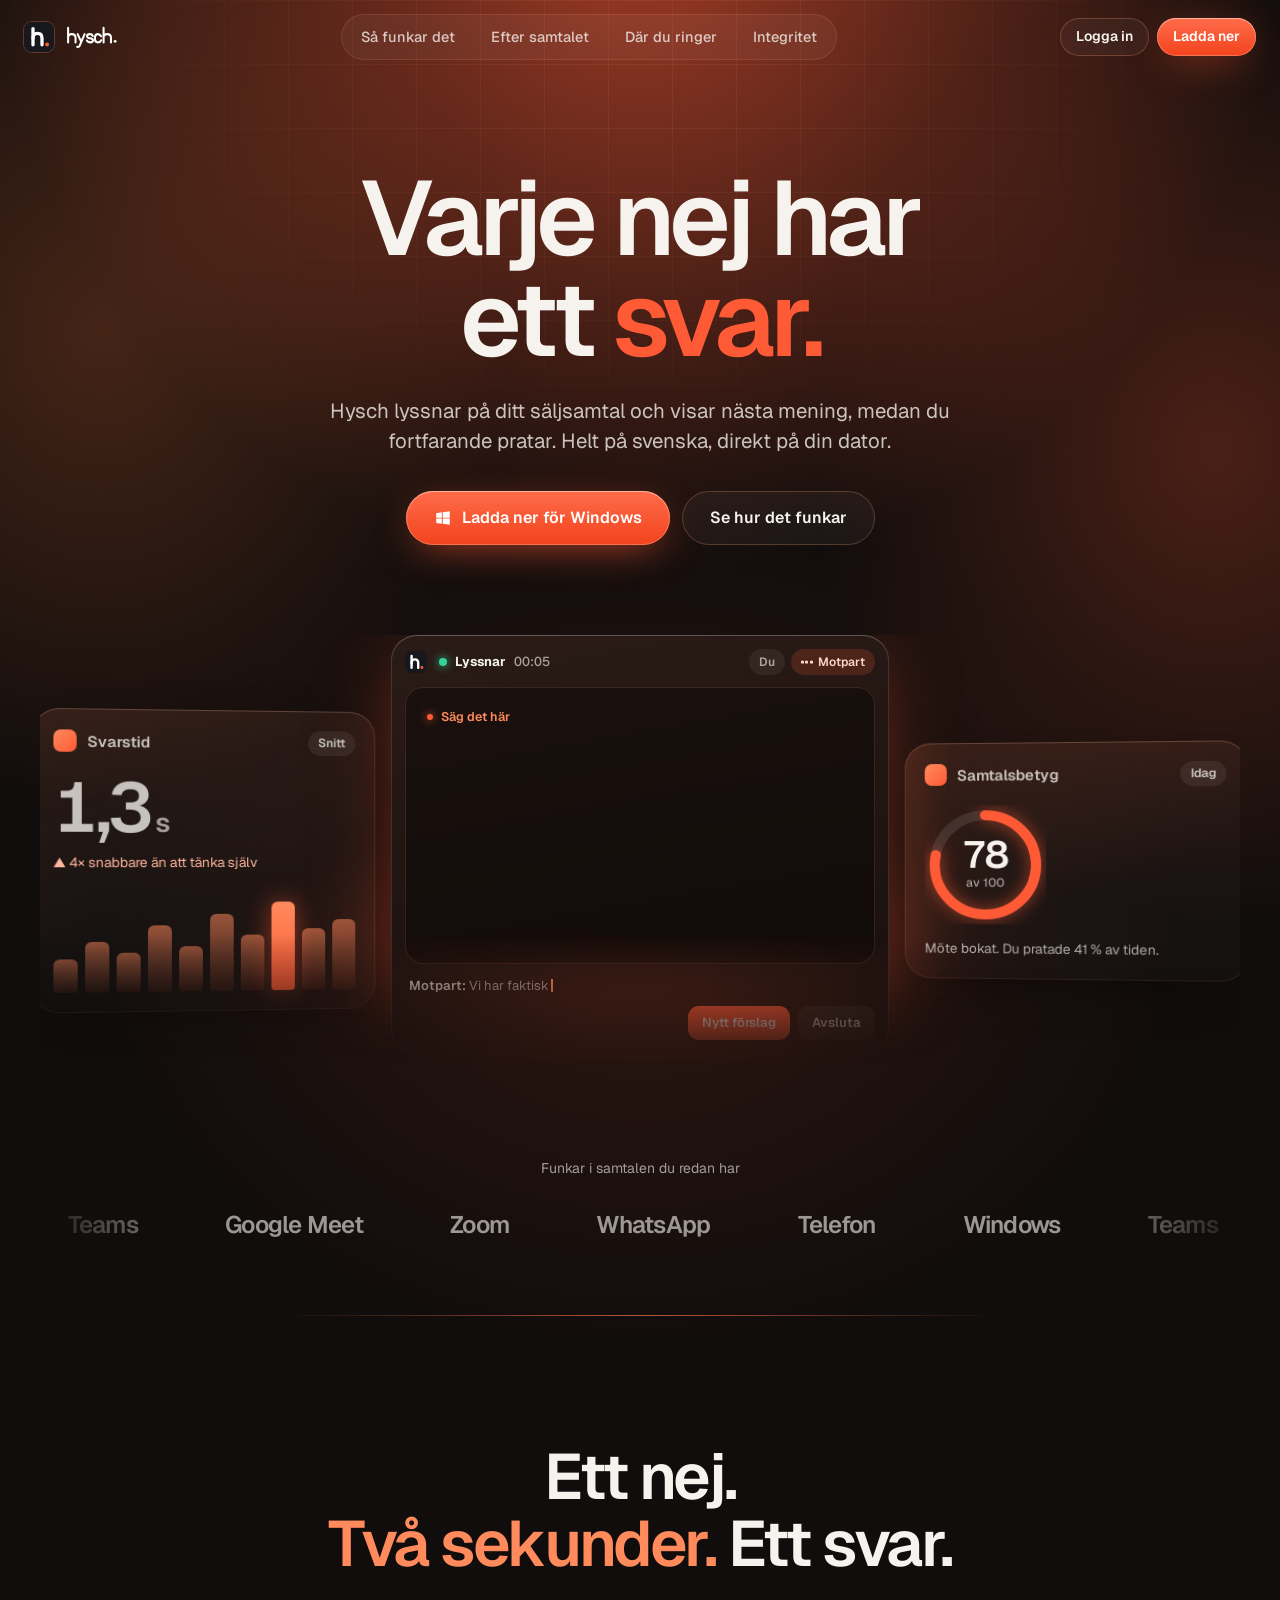
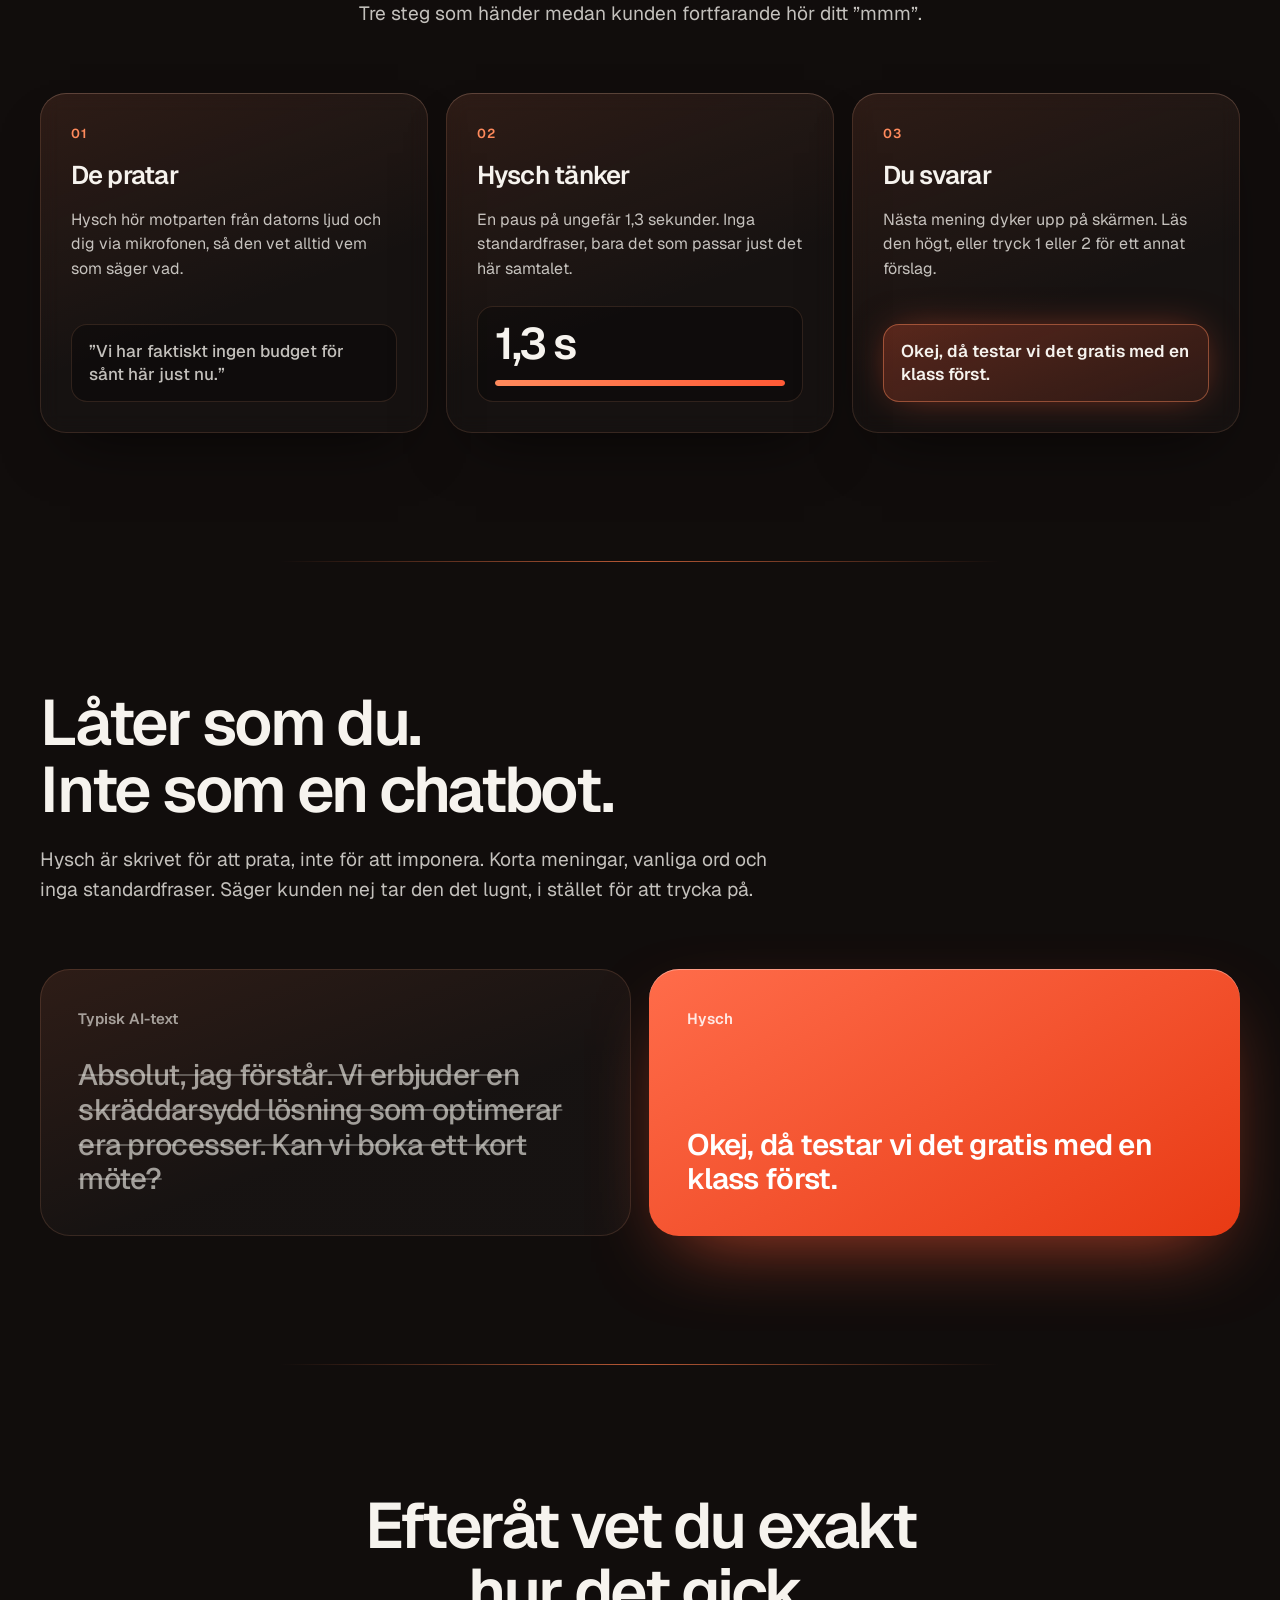
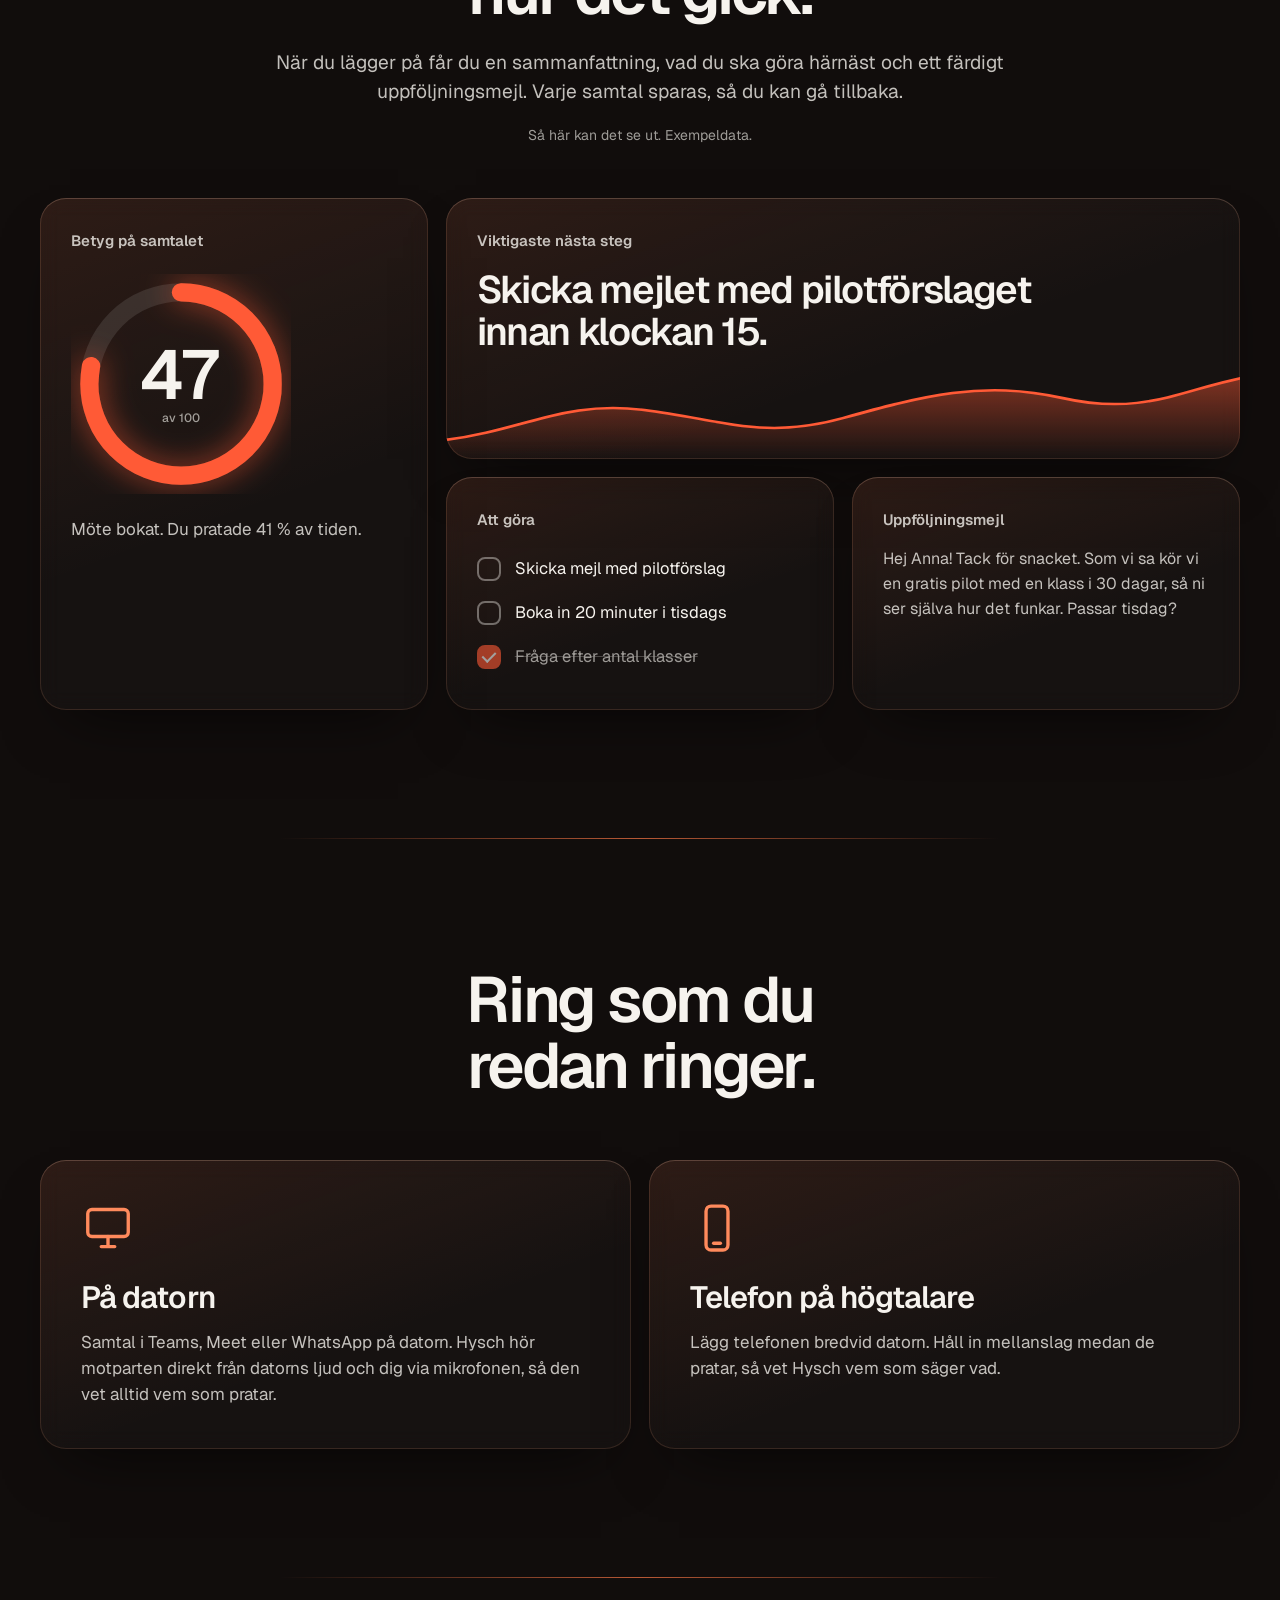
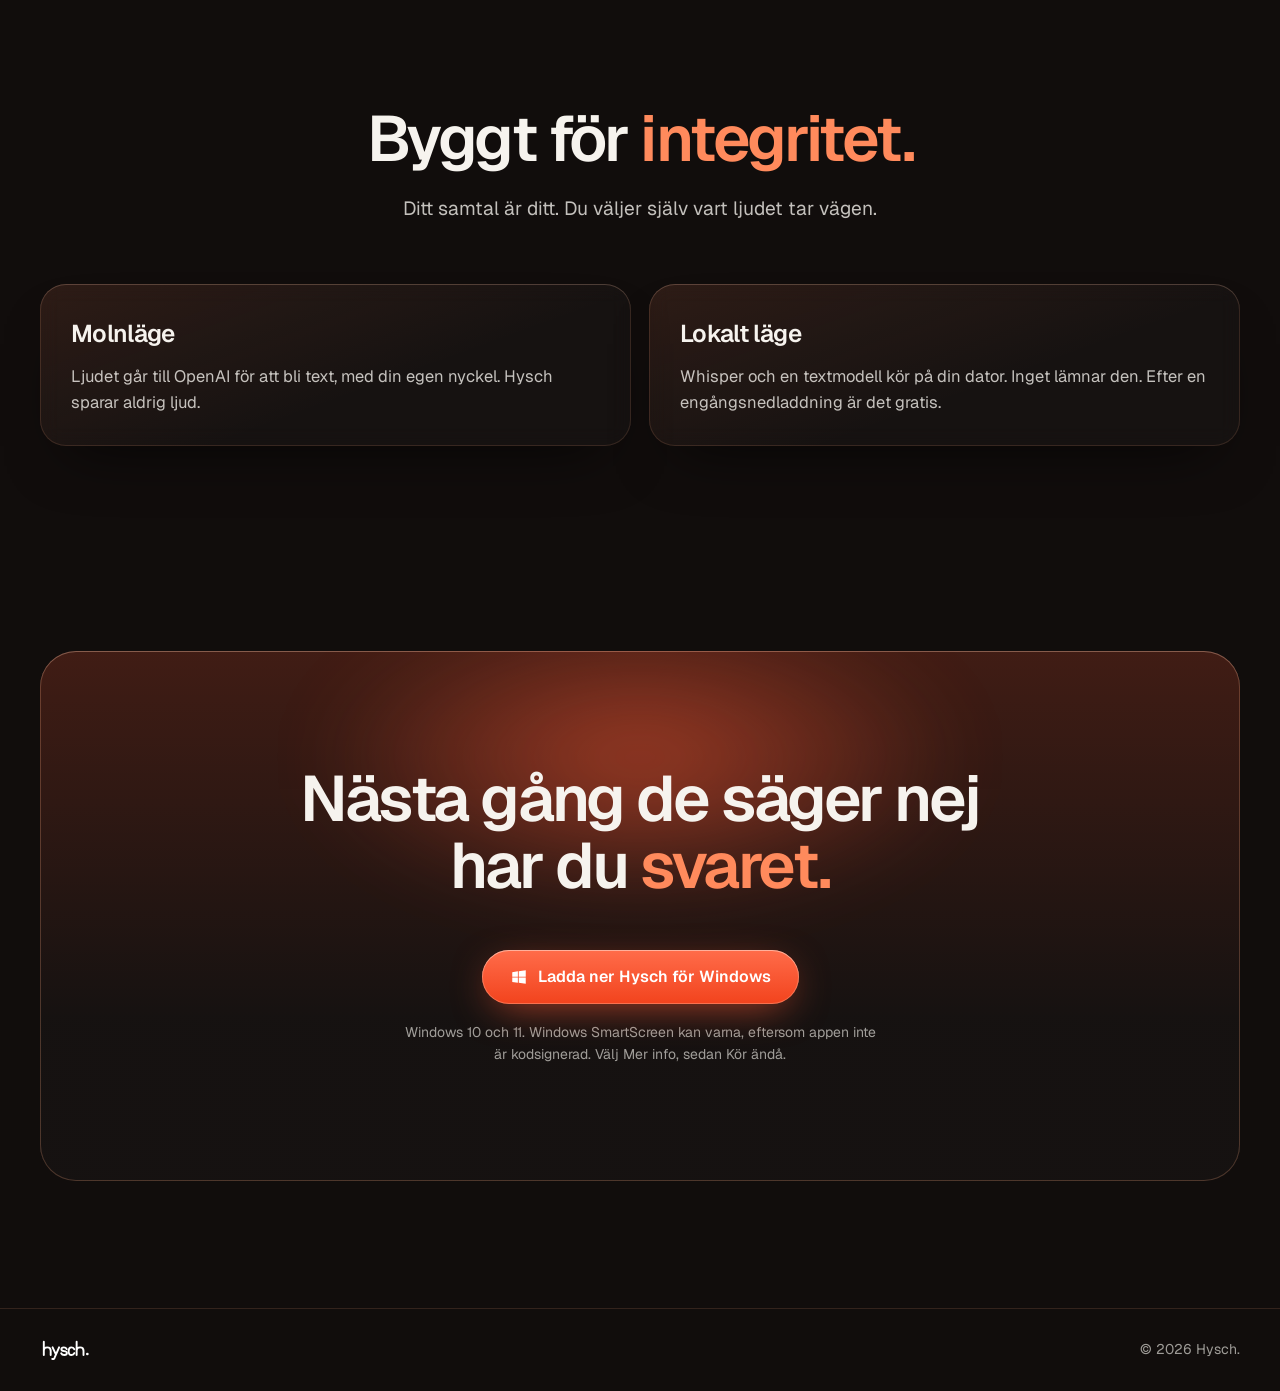
<file: site/index.html>
<!doctype html>
<html lang="sv">
<head>
<meta charset="utf-8">
<meta name="viewport" content="width=device-width, initial-scale=1">
<title>Hysch: veta vad du ska säga, mitt i samtalet</title>
<meta name="description" content="Hysch lyssnar på ditt säljsamtal och visar nästa mening medan du fortfarande pratar. På svenska, för Windows.">
<meta name="theme-color" content="#110D0C">
<meta property="og:title" content="Hysch: veta vad du ska säga, mitt i samtalet">
<meta property="og:description" content="Kunden säger nej. Två sekunder senare har du svaret.">
<meta property="og:type" content="website">
<link rel="icon" type="image/svg+xml" href="assets/logo-mark.svg">
<link rel="preconnect" href="https://fonts.googleapis.com">
<link rel="preconnect" href="https://fonts.gstatic.com" crossorigin>
<link href="https://fonts.googleapis.com/css2?family=Geist:wght@400;500;600;700&display=swap" rel="stylesheet">
<link rel="stylesheet" href="styles.css">
</head>
<body>

<div class="aurora" aria-hidden="true"></div>

<header class="nav" id="nav">
  <a class="brand" href="#top" aria-label="Hysch, till början">
    <img src="assets/logo-mark.svg" width="30" height="30" alt="">
    <img class="word" src="assets/logo-wordmark.svg" height="24" alt="Hysch">
  </a>
  <nav class="links" aria-label="Huvudmeny">
    <a href="#how">Så funkar det</a>
    <a href="#after">Efter samtalet</a>
    <a href="#modes">Där du ringer</a>
    <a href="#privacy">Integritet</a>
  </nav>
  <div class="nav-cta">
    <a class="btn btn-ghost btn-sm" href="konto.html">Logga in</a>
    <a class="btn btn-glow btn-sm" data-download href="#download">Ladda ner</a>
  </div>
</header>

<main id="top">

<!-- ============ HERO ============ -->
<section class="hero">
  <div class="wrap hero-head">
    <h1 class="h-hero rise" style="--d:.12s"><span class="sheen">Varje nej har<br>ett </span><em>svar.</em></h1>
    <p class="lede rise" style="--d:.24s">Hysch lyssnar på ditt säljsamtal och visar nästa mening, medan du fortfarande pratar. Helt på svenska, direkt på din dator.</p>
    <div class="cta-row rise" style="--d:.36s">
      <a class="btn btn-glow btn-lg" data-download href="#download">
        <svg width="18" height="18" viewBox="0 0 24 24" fill="currentColor" aria-hidden="true"><path d="M3 5.5 10.5 4.4v7.1H3V5.5Zm8.7-1.3L21 3v8.5h-9.3V4.2ZM3 12.5h7.5v7.1L3 18.5v-6Zm8.7 0H21V21l-9.3-1.3v-7.2Z"/></svg>
        Ladda ner för Windows
      </a>
      <a class="btn btn-ghost btn-lg" href="#how">Se hur det funkar</a>
    </div>
  </div>

  <div class="wrap hero-stage rise" style="--d:.5s">
    <div class="glow-floor" aria-hidden="true"></div>
    <div class="trio-cards">

      <article class="glass g-side g-left" aria-label="Svarstid">
        <header><span class="g-ico"></span><h3>Svarstid</h3><span class="chip">Snitt</span></header>
        <p class="stat">1,3<small> s</small></p>
        <p class="stat-sub up">▲ 4× snabbare än att tänka själv</p>
        <div class="bars" aria-hidden="true">
          <i style="--h:34%;--n:0"></i><i style="--h:52%;--n:1"></i><i style="--h:40%;--n:2"></i><i style="--h:68%;--n:3"></i><i style="--h:46%;--n:4"></i><i style="--h:80%;--n:5"></i><i style="--h:58%;--n:6"></i><i style="--h:92%;--n:7" class="hi"></i><i style="--h:64%;--n:8"></i><i style="--h:74%;--n:9"></i>
        </div>
      </article>

      <div class="win-wrap" id="demoWrap" aria-label="Exempel på hur Hysch ser ut under ett samtal">
        <div class="win" id="win">
          <div class="win-bar">
            <img src="assets/logo-mark.svg" width="22" height="22" alt="">
            <span class="live"><i class="dot"></i><b id="dStatus">Lyssnar</b><span class="clock" id="dClock">00:05</span></span>
            <span class="voices"><span class="vc you">Du</span><span class="vc them on" id="dThem"><span class="eq"><i></i><i></i><i></i></span>Motpart</span></span>
          </div>
          <div class="stage">
            <div class="say-lbl" id="dLbl"><i></i><span>Säg det här</span></div>
            <div class="say" id="dSay" aria-live="polite"></div>
            <div class="alts" id="dAlts">
              <div><kbd>1</kbd>Jag fattar. Vi har 30 dagar gratis, så ni kan prova utan kostnad.</div>
              <div><kbd>2</kbd>Ingen budget, okej. Ska jag höra av mig i höst i stället?</div>
            </div>
          </div>
          <div class="heard"><b>Motpart:</b> <span id="dHeard"></span><span class="caret" id="dCaret"></span></div>
          <div class="win-foot"><span class="lat" id="dLat"></span><span class="spacer"></span><span class="fake">Nytt förslag</span><span class="fake alt">Avsluta</span></div>
        </div>
      </div>

      <article class="glass g-side g-right" aria-label="Betyg på samtalet">
        <header><span class="g-ico"></span><h3>Samtalsbetyg</h3><span class="chip">Idag</span></header>
        <div class="ring ring-sm" id="ring0">
          <svg viewBox="0 0 120 120" aria-hidden="true"><circle class="trk" cx="60" cy="60" r="50"/><circle class="val" cx="60" cy="60" r="50" style="stroke-dashoffset:69"/></svg>
          <div class="ring-n"><span>78</span><small>av 100</small></div>
        </div>
        <p class="stat-sub">Möte bokat. Du pratade 41 % av tiden.</p>
      </article>

    </div>
  </div>
</section>

<!-- ============ FUNKAR MED ============ -->
<section class="logos" aria-label="Funkar med">
  <p>Funkar i samtalen du redan har</p>
  <div class="marq" aria-hidden="true"><ul><li>Teams</li><li>Google Meet</li><li>Zoom</li><li>WhatsApp</li><li>Telefon</li><li>Windows</li><li>Teams</li><li>Google Meet</li><li>Zoom</li><li>WhatsApp</li><li>Telefon</li><li>Windows</li><li>Teams</li><li>Google Meet</li><li>Zoom</li><li>WhatsApp</li><li>Telefon</li><li>Windows</li><li>Teams</li><li>Google Meet</li><li>Zoom</li><li>WhatsApp</li><li>Telefon</li><li>Windows</li></ul></div>
  <p class="sr">Teams, Google Meet, Zoom, WhatsApp, Telefon, Windows</p>
</section>

<!-- ============ SÅ FUNKAR DET ============ -->
<section class="sec" id="how">
  <div class="wrap">
    <div class="sec-head center">
      <h2 class="h-xl rv">Ett nej.<br><span class="grad">Två sekunder.</span> Ett svar.</h2>
      <p class="lead rv">Tre steg som händer medan kunden fortfarande hör ditt ”mmm”.</p>
    </div>
    <div class="steps3">
      <article class="glass step rv">
        <span class="num">01</span>
        <h3>De pratar</h3>
        <p>Hysch hör motparten från datorns ljud och dig via mikrofonen, så den vet alltid vem som säger vad.</p>
        <div class="quote-card">”Vi har faktiskt ingen budget för sånt här just nu.”</div>
      </article>
      <article class="glass step rv" style="--d:.1s">
        <span class="num">02</span>
        <h3>Hysch tänker</h3>
        <p>En paus på ungefär 1,3 sekunder. Inga standardfraser, bara det som passar just det här samtalet.</p>
        <div class="think"><span class="think-n">1,3 s</span><span class="think-bar"><i></i></span></div>
      </article>
      <article class="glass step rv" style="--d:.2s">
        <span class="num">03</span>
        <h3>Du svarar</h3>
        <p>Nästa mening dyker upp på skärmen. Läs den högt, eller tryck 1 eller 2 för ett annat förslag.</p>
        <div class="quote-card hot">Okej, då testar vi det gratis med en klass först.</div>
      </article>
    </div>
  </div>
</section>

<!-- ============ NATURLIGT ============ -->
<section class="sec natural" id="natural">
  <div class="wrap">
    <div class="sec-head">
      <h2 class="h-xl rv">Låter som du.<br>Inte som en chatbot.</h2>
      <p class="lead rv">Hysch är skrivet för att prata, inte för att imponera. Korta meningar, vanliga ord och inga standardfraser. Säger kunden nej tar den det lugnt, i stället för att trycka på.</p>
    </div>
    <div class="vs">
      <article class="vs-card ai rv">
        <h3>Typisk AI-text</h3>
        <p>Absolut, jag förstår. Vi erbjuder en skräddarsydd lösning som optimerar era processer. Kan vi boka ett kort möte?</p>
      </article>
      <article class="vs-card us rv" style="--d:.12s">
        <h3>Hysch</h3>
        <p>Okej, då testar vi det gratis med en klass först.</p>
      </article>
    </div>
  </div>
</section>

<!-- ============ EFTER SAMTALET ============ -->
<section class="sec after" id="after">
  <div class="wrap">
    <div class="sec-head center">
      <h2 class="h-xl rv">Efteråt vet du exakt<br>hur det gick.</h2>
      <p class="lead rv">När du lägger på får du en sammanfattning, vad du ska göra härnäst och ett färdigt uppföljningsmejl. Varje samtal sparas, så du kan gå tillbaka.</p>
      <p class="example-note rv">Så här kan det se ut. Exempeldata.</p>
    </div>

    <div class="deck">
      <article class="glass score rv">
        <h3>Betyg på samtalet</h3>
        <div class="ring" id="ring">
          <svg viewBox="0 0 120 120" aria-hidden="true"><circle class="trk" cx="60" cy="60" r="50"/><circle class="val" id="ringVal" cx="60" cy="60" r="50"/></svg>
          <div class="ring-n"><span id="ringNum">0</span><small>av 100</small></div>
        </div>
        <p class="muted">Möte bokat. Du pratade 41 % av tiden.</p>
      </article>

      <article class="glass next rv" style="--d:.08s">
        <h3>Viktigaste nästa steg</h3>
        <p class="next-t">Skicka mejlet med pilotförslaget innan klockan 15.</p>
        <div class="spark" aria-hidden="true">
          <svg viewBox="0 0 400 90" preserveAspectRatio="none"><defs><linearGradient id="sg" x1="0" x2="0" y1="0" y2="1"><stop offset="0" stop-color="#FF5A36" stop-opacity=".45"/><stop offset="1" stop-color="#FF5A36" stop-opacity="0"/></linearGradient></defs><path d="M0 70 C40 60 60 30 100 40 S160 70 200 48 S270 10 310 28 S370 20 400 8 V90 H0Z" fill="url(#sg)"/><path d="M0 70 C40 60 60 30 100 40 S160 70 200 48 S270 10 310 28 S370 20 400 8" fill="none" stroke="#FF5A36" stroke-width="2.5"/></svg>
        </div>
      </article>

      <article class="glass todos rv" style="--d:.16s">
        <h3>Att göra</h3>
        <ul id="todos">
          <li><button type="button" aria-pressed="false"><i></i>Skicka mejl med pilotförslag</button></li>
          <li><button type="button" aria-pressed="false"><i></i>Boka in 20 minuter i tisdags</button></li>
          <li><button type="button" aria-pressed="true" class="done"><i></i>Fråga efter antal klasser</button></li>
        </ul>
      </article>

      <article class="glass mail rv" style="--d:.24s">
        <h3>Uppföljningsmejl</h3>
        <p class="mail-t">Hej Anna! Tack för snacket. Som vi sa kör vi en gratis pilot med en klass i 30 dagar, så ni ser själva hur det funkar. Passar tisdag?</p>
      </article>
    </div>
  </div>
</section>

<!-- ============ TVÅ SÄTT ============ -->
<section class="sec modes" id="modes">
  <div class="wrap">
    <div class="sec-head center">
      <h2 class="h-xl rv">Ring som du<br>redan ringer.</h2>
    </div>
    <div class="mode-grid">
      <article class="glass mode rv">
        <svg viewBox="0 0 64 64" aria-hidden="true"><rect x="8" y="10" width="48" height="32" rx="5" fill="none" stroke="currentColor" stroke-width="4"/><path d="M24 54h16M32 42v12" stroke="currentColor" stroke-width="4" stroke-linecap="round"/></svg>
        <h3>På datorn</h3>
        <p>Samtal i Teams, Meet eller WhatsApp på datorn. Hysch hör motparten direkt från datorns ljud och dig via mikrofonen, så den vet alltid vem som pratar.</p>
      </article>
      <article class="glass mode rv" style="--d:.12s">
        <svg viewBox="0 0 64 64" aria-hidden="true"><rect x="19" y="6" width="26" height="52" rx="6" fill="none" stroke="currentColor" stroke-width="4"/><path d="M28 50h8" stroke="currentColor" stroke-width="4" stroke-linecap="round"/></svg>
        <h3>Telefon på högtalare</h3>
        <p>Lägg telefonen bredvid datorn. Håll in mellanslag medan de pratar, så vet Hysch vem som säger vad.</p>
      </article>
    </div>
  </div>
</section>

<!-- ============ INTEGRITET ============ -->
<section class="sec privacy" id="privacy">
  <div class="wrap">
    <div class="sec-head center">
      <h2 class="h-xl rv">Byggt för <span class="grad">integritet.</span></h2>
      <p class="lead rv">Ditt samtal är ditt. Du väljer själv vart ljudet tar vägen.</p>
    </div>
    <div class="trio">
      <article class="glass rv"><h3>Molnläge</h3><p>Ljudet går till OpenAI för att bli text, med din egen nyckel. Hysch sparar aldrig ljud.</p></article>
      <article class="glass rv" style="--d:.1s"><h3>Lokalt läge</h3><p>Whisper och en textmodell kör på din dator. Inget lämnar den. Efter en engångsnedladdning är det gratis.</p></article>
    </div>
  </div>
</section>

<!-- ============ SLUTET ============ -->
<section class="finale" id="download">
  <div class="wrap">
    <div class="finale-card rv">
      <div class="glow-floor" aria-hidden="true"></div>
      <h2 class="h-xl">Nästa gång de säger nej<br>har du <span class="grad">svaret.</span></h2>
      <div class="fin-row">
        <a class="btn btn-glow btn-lg" data-download href="#download">
          <svg width="18" height="18" viewBox="0 0 24 24" fill="currentColor" aria-hidden="true"><path d="M3 5.5 10.5 4.4v7.1H3V5.5Zm8.7-1.3L21 3v8.5h-9.3V4.2ZM3 12.5h7.5v7.1L3 18.5v-6Zm8.7 0H21V21l-9.3-1.3v-7.2Z"/></svg>
          Ladda ner Hysch för Windows
        </a>
        <p class="fine">Windows 10 och 11. Windows SmartScreen kan varna, eftersom appen inte är kodsignerad. Välj Mer info, sedan Kör ändå.</p>
      </div>
    </div>
  </div>
</section>

</main>

<footer class="foot">
  <img class="word" src="assets/logo-wordmark.svg" height="22" alt="Hysch">
  <p>© 2026 Hysch.</p>
</footer>

<script src="main.js"></script>
</body>
</html>
</file>
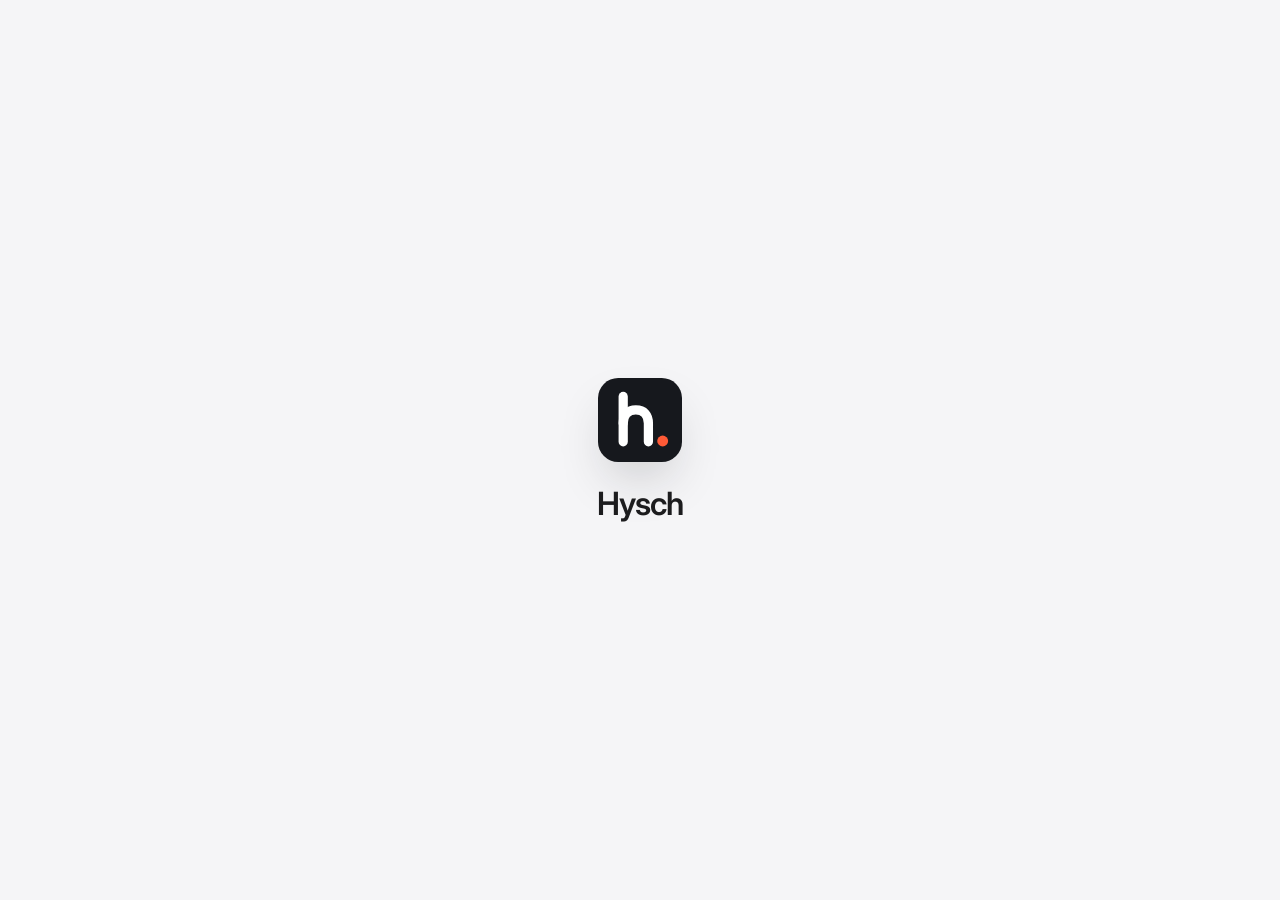
<file: ui/index.html>
<!doctype html>
<html lang="sv">
<head>
<meta charset="utf-8">
<meta name="viewport" content="width=device-width, initial-scale=1">
<title>Hysch</title>
<link rel="icon" type="image/svg+xml" href="data:image/svg+xml,%3Csvg viewBox='0 0 100 100' width='100%' height='100%' aria-hidden='true'%3E%3Crect width='100' height='100' rx='24' fill='%2316181D'/%3E%3Cg fill='none' stroke='%23fff' stroke-width='11' stroke-linecap='round' stroke-linejoin='round'%3E%3Cpath d='M30 22V76'/%3E%3Cpath d='M30 54C30 44 36 38 45 38C55 38 60 44 60 54V76'/%3E%3C/g%3E%3Ccircle cx='77' cy='75' r='6.5' fill='%23FF5A36'/%3E%3C/svg%3E">
<link rel="preconnect" href="https://fonts.googleapis.com">
<link rel="preconnect" href="https://fonts.gstatic.com" crossorigin>
<link href="https://fonts.googleapis.com/css2?family=Inter:wght@400;500;600;700&display=swap" rel="stylesheet">
<link rel="stylesheet" href="onboard.css">
<link rel="stylesheet" href="account.css">
<style>
  :root {
    --bg: #F6F3EE;
    --ink: #16181D;
    --ink-2: #4A4D55;
    --muted: #666A72;
    --faint: #6F737B;
    --line: rgba(22,24,29,.07);
    --field: rgba(22,24,29,.035);
    --field-hover: rgba(22,24,29,.055);
    --glass: rgba(255,255,255,.72);
    --accent: #FF5A36;
    --accent-2: #FF8A6B;
    --them: #16181D;
    --err: #B3261E;
    --mint: #10B981;
    --amber: #F5A524;
    --font: "Geist", "Segoe UI Variable Text", "Segoe UI", system-ui, sans-serif;
    --ease: cubic-bezier(.2,.8,.2,1);
  }
  * { box-sizing: border-box; margin: 0; padding: 0; }
  [hidden] { display: none !important; }
  html, body { height: 100%; }
  body {
    font-family: var(--font); color: var(--ink); background: var(--bg);
    -webkit-font-smoothing: antialiased; overflow: hidden; font-size: 14px; letter-spacing: -.005em;
    user-select: none;
  }
  input, textarea, select, button { font: inherit; color: inherit; letter-spacing: inherit; }
  input, textarea { user-select: text; }

  /* Mjuk färgbakgrund (statisk) */
  /* Större än fönstret: aurans parallax (±22 px) får aldrig dra bort färgen från en kant */
  .aura { position: fixed; inset: -60px; pointer-events: none; z-index: 0; overflow: hidden; }
  .aura span { position: absolute; border-radius: 50%; filter: blur(80px); opacity: .4; }
  .aura .a { width: 520px; height: 420px; left: -160px; top: -180px; background: #FFD9CF; }
  .aura .b { width: 460px; height: 380px; right: -140px; top: -140px; background: #E9E4DA; }
  .aura .c { width: 520px; height: 360px; left: 30%; bottom: -240px; background: #FFE9C9; opacity: .45; }

  /* Fönsterlist (ramlöst fönster) */
  .titlebar { position: relative; z-index: 5; height: 44px; display: flex; align-items: center; padding: 0 8px 0 16px; gap: 10px; }
  .titlebar .name { font-weight: 600; font-size: 13px; color: var(--ink-2); }
  .mark { width: 22px; height: 22px; border-radius: 7px; display: block; flex: none; }
  .winbtns { margin-left: auto; display: flex; gap: 2px; }
  .winbtns button { width: 34px; height: 30px; border: 0; background: transparent; border-radius: 8px; cursor: pointer;
    display: grid; place-items: center; color: var(--ink-2); transition: background .15s; }
  .winbtns button:hover { background: rgba(22,24,29,.06); }
  .winbtns button.x:hover { background: #B3261E; color: #fff; }

  .view { display: none; position: relative; z-index: 1; height: calc(100% - 44px); }
  .view.on { display: flex; flex-direction: column; }

  /* ================= Formulär ================= */
  #setup .content { flex: 1; overflow-y: auto; padding: 18px 36px 8px; }
  #setup .content::-webkit-scrollbar { width: 12px; }
  #setup .content::-webkit-scrollbar-thumb { background: rgba(22,24,29,.12); border-radius: 12px; border: 4px solid transparent; background-clip: padding-box; }

  .hero { margin-bottom: 22px; }
  .hero h1 { font-size: 40px; line-height: 1.05; font-weight: 600; letter-spacing: -.035em; }
  .hero h1 em { font-style: normal; color: var(--accent); }
  .hero p { color: var(--ink-2); font-size: 15px; margin-top: 10px; }
  .ident { margin-top: 22px; display: grid; grid-template-columns: 1.55fr 1fr; gap: 12px; }
  .ident .sub { padding-left: 4px; }
  .who {
    width: 100%; border: 0; outline: none; background: var(--glass);
    backdrop-filter: blur(20px); border-radius: 18px; padding: 18px 20px; font-size: 20px; font-weight: 500;
    box-shadow: 0 0 0 1px var(--line), 0 10px 30px -18px rgba(22,24,29,.25); transition: box-shadow .2s var(--ease);
  }
  .who::placeholder { color: var(--faint); font-weight: 400; }
  .who:focus { box-shadow: 0 0 0 1px rgba(255,90,54,.5), 0 0 0 5px rgba(255,90,54,.11), 0 14px 36px -18px rgba(255,90,54,.4); }

  .bento { display: grid; grid-template-columns: repeat(3, 1fr); gap: 14px; }
  .tile {
    background: var(--glass); backdrop-filter: blur(20px) saturate(140%); border-radius: 22px; padding: 18px;
    box-shadow: 0 0 0 1px rgba(255,255,255,.9) inset, 0 0 0 1px var(--line), 0 12px 32px -22px rgba(22,24,29,.3);
    display: flex; flex-direction: column; gap: 10px; min-width: 0;
  }
  .span2 { grid-column: span 2; } .span3 { grid-column: span 3; }
  .tile-head { display: flex; align-items: center; gap: 10px; }
  .ico { width: 30px; height: 30px; border-radius: 10px; display: grid; place-items: center; flex: none; }
  .ico.v, .ico.c, .ico.m, .ico.a { background: rgba(22,24,29,.05); color: var(--ink-2); }
  .tile h2 { font-size: 14px; font-weight: 600; }
  .tile h2 small { display: block; font-size: 12px; font-weight: 400; color: var(--muted); margin-top: 1px; }

  .f { width: 100%; border: 0; outline: none; background: var(--field); border-radius: 12px; padding: 11px 13px;
    font-size: 14px; line-height: 1.5; transition: background .15s, box-shadow .15s; }
  .f:hover { background: var(--field-hover); }
  .f:focus { background: #fff; box-shadow: 0 0 0 1px rgba(255,90,54,.55), 0 0 0 4px rgba(255,90,54,.13); }
  .f::placeholder { color: var(--faint); }
  textarea.f { resize: none; flex: 1; min-height: 64px; }
  select.f { appearance: none; cursor: pointer; padding-right: 34px; white-space: nowrap; overflow: hidden; text-overflow: ellipsis;
    background-image: url("data:image/svg+xml,%3Csvg xmlns='http://www.w3.org/2000/svg' width='12' height='12' viewBox='0 0 24 24' fill='none' stroke='%238D89A0' stroke-width='2.5' stroke-linecap='round' stroke-linejoin='round'%3E%3Cpath d='m6 9 6 6 6-6'/%3E%3C/svg%3E");
    background-repeat: no-repeat; background-position: right 12px center; }
  .pair { display: grid; grid-template-columns: 1fr 180px; gap: 10px; flex: 1; }
  .pair textarea.f { height: 100%; }
  .ibtn.sq { width: 36px; padding: 0; justify-content: center; }
  .sub { font-size: 12px; font-weight: 500; color: var(--muted); margin-bottom: 6px; display: block; }

  /* Segmenterade val med en vit markering som glider mellan alternativen */
  .goals, .modes { position: relative; background: rgba(22,24,29,.045); padding: 4px; }
  .goals { display: flex; flex-direction: column; gap: 2px; border-radius: 14px; }
  .modes { display: grid; grid-template-columns: 1fr 1fr; gap: 4px; margin-bottom: 6px; border-radius: 16px; }
  .thumb { position: absolute; left: 0; top: 0; width: 0; height: 0; border-radius: 10px; background: #fff; pointer-events: none;
    box-shadow: 0 0 0 .5px rgba(22,24,29,.08), 0 1px 2px rgba(22,24,29,.06), 0 6px 16px -6px rgba(22,24,29,.2); }
  .modes .thumb { border-radius: 12px; }
  .thumb.ready { transition: transform .55s var(--glide), width .55s var(--glide), height .55s var(--glide); }
  .goal, .mode { position: relative; z-index: 1; border: 0; background: transparent; cursor: pointer; text-align: left;
    color: var(--ink-2); transition: color .25s var(--smooth), transform .25s var(--spring); }
  .goal { display: flex; align-items: center; gap: 10px; border-radius: 10px; padding: 9px 12px; font-weight: 500; }
  .goal i { width: 6px; height: 6px; border-radius: 50%; background: var(--accent); flex: none;
    transform: scale(0); opacity: 0; transition: transform .4s var(--spring), opacity .2s; }
  .goal:hover, .mode:hover, .goal.on, .mode.on { color: var(--ink); }
  .goal.on i { transform: scale(1); opacity: 1; }
  .mode { border-radius: 12px; padding: 11px 14px; display: flex; flex-direction: column; gap: 3px; }
  .mode b { font-size: 14px; font-weight: 600; }
  .mode small { font-size: 12px; color: var(--muted); line-height: 1.4; }
  .audio { display: grid; grid-template-columns: 1fr 1fr; gap: 10px; }
  .audio.one { grid-template-columns: 1fr; }
  .audio.k3 { grid-template-columns: 1fr 1fr 1fr; }
  .note { font-size: 12.5px; color: var(--muted); }

  .footer { display: flex; align-items: center; gap: 16px; padding: 14px 36px 22px; }
  .gdpr { display: flex; align-items: center; gap: 10px; font-size: 13px; color: var(--ink-2); max-width: 420px; line-height: 1.4; }
  .gdpr .ico { width: 28px; height: 28px; }
  .err { color: #B3261E; font-size: 13px; font-weight: 500; }
  .cta { margin-left: auto; border: 0; cursor: pointer; display: flex; align-items: center; gap: 12px;
    background: var(--ink); color: #fff; border-radius: 999px; padding: 8px 8px 8px 24px; font-size: 15px; font-weight: 600;
    box-shadow: 0 14px 30px -14px rgba(22,24,29,.6); transition: transform .2s var(--ease), box-shadow .2s var(--ease); }
  .cta .go { width: 38px; height: 38px; border-radius: 50%; display: grid; place-items: center;
    background: var(--accent); transition: transform .25s var(--ease); }
  .cta:hover { transform: translateY(-1px); box-shadow: 0 18px 36px -14px rgba(22,24,29,.65); }
  .cta:hover .go { transform: translateX(3px); }
  .cta[disabled] { opacity: .6; cursor: default; transform: none; }
  .kbd { font-size: 11px; color: rgba(255,255,255,.55); font-weight: 500; }

  /* ================= Live ================= */
  #live { padding: 0 14px 14px; gap: 10px; }
  body.is-live .titlebar { height: 40px; }
  body.is-live .view { height: calc(100% - 40px); }
  .status { display: flex; align-items: center; gap: 8px; font-size: 12.5px; font-weight: 600; }
  .status .t { color: var(--muted); font-weight: 500; font-variant-numeric: tabular-nums; }
  .live-dot { width: 8px; height: 8px; border-radius: 50%; background: var(--mint); animation: ping 2s infinite; }
  body.paused .live-dot { background: var(--faint); animation: none; }
  @keyframes ping { 0% { box-shadow: 0 0 0 0 rgba(16,185,129,.5); } 80%,100% { box-shadow: 0 0 0 7px rgba(16,185,129,0); } }

  .voices { display: flex; gap: 6px; margin-left: 12px; }
  .voice { display: flex; align-items: center; gap: 6px; padding: 3px 8px 3px 6px; border-radius: 999px; background: rgba(22,24,29,.04); font-size: 11.5px; font-weight: 500; color: var(--muted); transition: all .2s; }
  .voice .bars { display: flex; gap: 2px; align-items: center; height: 12px; }
  .voice .bars b { width: 2.5px; border-radius: 2px; height: 12px; transform: scaleY(.25); background: var(--faint); transition: transform .1s; }
  .voice.you.on { color: #0A7A56; background: #E3F8EF; } .voice.you.on .bars b { background: var(--mint); }
  .voice.them.on { color: #16181D; background: #ECEAE6; } .voice.them.on .bars b { background: var(--them); }

  .consent { display: flex; align-items: center; gap: 8px; background: #FFF6E0; color: #6B5210; border-radius: 12px; padding: 8px 10px 8px 12px; font-size: 12.5px; }
  .consent b { font-weight: 600; }
  .consent button { margin-left: auto; border: 0; background: rgba(107,82,16,.1); color: #6B5210; border-radius: 8px; padding: 3px 8px; font-size: 12px; font-weight: 600; cursor: pointer; }

  .stage { flex: 1; min-height: 0; background: var(--glass); backdrop-filter: blur(20px) saturate(140%); border-radius: 22px;
    box-shadow: 0 0 0 1px rgba(255,255,255,.9) inset, 0 0 0 1px var(--line), 0 16px 40px -24px rgba(22,24,29,.35);
    padding: 16px 18px; display: flex; flex-direction: column; overflow-y: auto; }
  .stage::-webkit-scrollbar { width: 0; }
  .say-lbl { display: flex; align-items: center; gap: 7px; font-size: 12px; font-weight: 600; color: var(--accent); margin-bottom: 8px; }
  .say-lbl i { width: 6px; height: 6px; border-radius: 50%; background: var(--accent); }
  .stage.thinking .say-lbl i { animation: blink 1s infinite; }
  @keyframes blink { 50% { opacity: .2; } }
  #main { font-size: 25px; line-height: 1.25; font-weight: 600; letter-spacing: -.025em; flex: none; text-wrap: pretty; }
  #main.wait { color: var(--faint); font-weight: 500; font-size: 19px; }
  #main.fresh { animation: rise .35s var(--ease); }
  @keyframes rise { from { opacity: 0; transform: translateY(4px); filter: blur(2px); } to { opacity: 1; transform: none; filter: none; } }
  #alts { margin-top: auto; padding-top: 12px; display: flex; flex-direction: column; gap: 6px; }
  #alts button { display: flex; gap: 10px; align-items: flex-start; text-align: left; border: 0; background: var(--field);
    border-radius: 12px; padding: 8px 10px; font-size: 13.5px; line-height: 1.4; color: var(--ink-2); cursor: pointer; transition: all .15s; }
  #alts button:hover { background: #FFEAE4; color: var(--ink); }
  #alts kbd { font: 600 11px var(--font); min-width: 18px; height: 18px; border-radius: 5px; display: grid; place-items: center; flex: none; margin-top: 1px;
    background: #fff; color: var(--muted); box-shadow: 0 0 0 1px var(--line), 0 1px 0 var(--line); }

  .heard { font-size: 12.5px; color: var(--muted); white-space: nowrap; overflow: hidden; text-overflow: ellipsis; padding: 0 4px; min-height: 17px; }
  .heard b { font-weight: 600; color: var(--ink-2); }
  .dock { display: flex; align-items: center; gap: 6px; }
  .ptt { flex: none; height: 54px; border: 0; border-radius: 16px; cursor: pointer; touch-action: none;
    display: flex; align-items: center; justify-content: center; gap: 10px; font-size: 15px; font-weight: 600;
    background: #ECEAE6; color: #16181D; box-shadow: 0 0 0 1.5px rgba(22,24,29,.25) inset; transition: background .12s, transform .12s; }
  .ptt:hover { background: #E3E1DC; }
  .ptt kbd { font: 600 11px var(--font); padding: 2px 7px; border-radius: 6px; background: rgba(255,255,255,.75); color: #16181D; }
  .ptt.on { background: var(--accent); color: #fff; transform: scale(.985); box-shadow: 0 10px 22px -12px rgba(255,90,54,.9); }
  .ptt.on kbd { background: rgba(255,255,255,.25); color: #fff; }
  .lat { font-size: 12px; color: var(--muted); padding-left: 4px; margin-right: auto; font-variant-numeric: tabular-nums; }
  .lat.bad { color: #B3261E; }
  .lat b { color: var(--ink); font-weight: 600; }
  .ibtn { height: 36px; border: 0; border-radius: 12px; cursor: pointer; display: flex; align-items: center; gap: 7px; padding: 0 12px;
    background: rgba(255,255,255,.8); box-shadow: 0 0 0 1px var(--line); font-size: 13px; font-weight: 600; color: var(--ink-2); transition: all .15s; }
  .ibtn:hover { background: #fff; color: var(--ink); }
  .ibtn.main { background: var(--ink); color: #fff; box-shadow: 0 8px 18px -10px rgba(22,24,29,.7); }
  .ibtn.main:hover { background: #2A2D35; }
  .ibtn.end:hover { background: #FBE9E7; color: #B3261E; }

  /* ================= Motion ================= */
  :root { --spring: cubic-bezier(.22,1,.36,1); --smooth: cubic-bezier(.22,1,.36,1); --glide: cubic-bezier(.22,1,.36,1); }
  .content { scroll-behavior: smooth; }

  /* Bakgrunden andas långsamt */
  .aura span { will-change: transform; }
  .aura .a { animation: drift-a 28s ease-in-out infinite alternate; }
  .aura .b { animation: drift-b 34s ease-in-out infinite alternate; }
  .aura .c { animation: drift-c 40s ease-in-out infinite alternate; }
  @keyframes drift-a { to { transform: translate3d(90px, 60px, 0) scale(1.15); } }
  @keyframes drift-b { to { transform: translate3d(-80px, 70px, 0) scale(1.1); } }
  @keyframes drift-c { to { transform: translate3d(60px, -50px, 0) scale(1.18); } }

  /* Byte mellan formulär och live */
  .view.on { animation: view-in .5s var(--smooth) backwards; }
  @keyframes view-in { from { opacity: 0; transform: scale(.985); } }
  @keyframes rise-in { from { opacity: 0; transform: translateY(14px) scale(.985); } }

  #setup.on .hero h1 { animation: rise-in .8s var(--smooth) .04s backwards; }
  #setup.on .hero p { animation: rise-in .8s var(--smooth) .10s backwards; }
  #setup.on .histbtn { animation: fade-in .7s var(--smooth) .3s backwards; }
  #setup.on .ident { animation: rise-in .8s var(--smooth) .16s backwards; }
  #setup.on .tile { animation: rise-in .8s var(--smooth) backwards; }
  #setup.on .tile:nth-child(1) { animation-delay: .22s; }
  #setup.on .tile:nth-child(2) { animation-delay: .28s; }
  #setup.on .tile:nth-child(3) { animation-delay: .34s; }
  #setup.on .tile:nth-child(4) { animation-delay: .40s; }
  #setup.on .tile:nth-child(5) { animation-delay: .46s; }
  #setup.on .footer { animation: rise-in .8s var(--smooth) .52s backwards; }

  #live.on > * { animation: rise-in .65s var(--smooth) backwards; }
  #live.on > :nth-child(2) { animation-delay: .06s; }
  #live.on > :nth-child(3) { animation-delay: .12s; }
  #live.on > :nth-child(4) { animation-delay: .16s; }
  #live.on > :nth-child(5) { animation-delay: .20s; }

  .status:not([hidden]), .voices:not([hidden]) { animation: fade-in .5s var(--smooth) .1s backwards; }
  @keyframes fade-in { from { opacity: 0; transform: translateY(3px); } }

  /* Fokus och tryck */
  .tile { transition: box-shadow .5s var(--smooth); }
  .tile:focus-within { box-shadow: 0 0 0 1px rgba(255,255,255,.9) inset, 0 0 0 1px rgba(22,24,29,.09), 0 22px 48px -26px rgba(22,24,29,.38); }
  .who { transition: box-shadow .3s var(--smooth), transform .4s var(--smooth); }
  .who:focus { transform: translateY(-1px); }
  .goal:active, .mode:active { transform: scale(.97); }
  .cta:active { transform: scale(.97); box-shadow: 0 8px 18px -12px rgba(22,24,29,.6); }
  .cta[disabled] .go { animation: breathe 1s ease-in-out infinite; }
  @keyframes breathe { 50% { transform: scale(.88); opacity: .7; } }
  .ibtn, #alts button, .winbtns button, .consent button { transition: background .2s var(--smooth), color .2s var(--smooth), box-shadow .2s var(--smooth), transform .2s var(--spring); }
  .ibtn:active { transform: scale(.94); }
  #alts button:hover { transform: translateX(2px); }
  #alts button:active { transform: scale(.985); }
  .winbtns button:active { transform: scale(.9); }
  .ptt { transition: background .2s var(--smooth), transform .25s var(--spring), box-shadow .25s var(--smooth); }
  .err.shake { animation: shake .45s var(--smooth); }
  @keyframes shake { 20% { transform: translateX(-5px); } 40% { transform: translateX(5px); } 60% { transform: translateX(-3px); } 80% { transform: translateX(2px); } }

  /* Medgivande-rutan glider ut */
  .consent { max-height: 60px; overflow: hidden; }
  #live.on > .consent.out { animation: consent-out .35s var(--smooth) forwards; }
  @keyframes consent-out { to { opacity: 0; transform: translateY(-6px) scale(.98); max-height: 0; padding-top: 0; padding-bottom: 0; margin-bottom: -10px; } }

  /* Förslaget: orden tonar fram ett i taget */
  #main .w { animation: word-in .6s var(--smooth) backwards; }
  @keyframes word-in { from { opacity: 0; filter: blur(6px); } }
  #alts button { animation: rise-in .55s var(--smooth) backwards; }
  #alts button:nth-child(2) { animation-delay: .07s; }
  .lat.flash { animation: fade-in .45s var(--smooth); }

  /* Tänker: lugn violett andning runt kortet och skimrande etikett */
  .stage { transition: box-shadow .6s var(--smooth); }
  .stage.thinking { animation: breathe-ring 2.4s ease-in-out infinite; }
  @keyframes breathe-ring {
    0%, 100% { box-shadow: 0 0 0 1px rgba(255,255,255,.9) inset, 0 0 0 1px rgba(255,90,54,.2), 0 0 0 4px rgba(255,90,54,.04), 0 16px 40px -24px rgba(255,90,54,.35); }
    50% { box-shadow: 0 0 0 1px rgba(255,255,255,.9) inset, 0 0 0 1px rgba(255,90,54,.36), 0 0 0 6px rgba(255,90,54,.08), 0 18px 44px -22px rgba(255,90,54,.5); }
  }
  .stage.thinking .say-lbl span { color: transparent; -webkit-background-clip: text; background-clip: text;
    background-image: linear-gradient(90deg, var(--accent) 0%, var(--accent) 38%, #FFC9BA 50%, var(--accent) 62%, var(--accent) 100%);
    background-size: 250% 100%; animation: shimmer 1.8s linear infinite; }
  @keyframes shimmer { from { background-position: 100% 0; } to { background-position: 0% 0; } }

  /* ================= Efter samtalet: analys och historik ================= */
  .scroll { flex: 1; overflow-y: auto; padding: 10px 36px 30px;
    -webkit-mask-image: linear-gradient(to bottom, transparent 0, #000 14px, #000 calc(100% - 22px), transparent 100%); }
  .scroll::-webkit-scrollbar { width: 12px; }
  .scroll::-webkit-scrollbar-thumb { background: rgba(22,24,29,.12); border-radius: 12px; border: 4px solid transparent; background-clip: padding-box; }
  .hero { position: relative; }
  .pillbtn { display: inline-flex; align-items: center; gap: 7px; border: 0; cursor: pointer; padding: 8px 13px; border-radius: 999px;
    background: rgba(255,255,255,.75); box-shadow: 0 0 0 1px var(--line); font-size: 13px; font-weight: 600; color: var(--ink-2);
    transition: background .2s, color .2s, transform .25s var(--spring); }
  .pillbtn:hover { background: #fff; color: var(--ink); }
  .pillbtn:active { transform: scale(.95); }
  .pillbtn.dark { background: var(--ink); color: #fff; box-shadow: 0 8px 18px -10px rgba(22,24,29,.7); }
  .pillbtn.dark:hover { background: #2A2D35; }
  .histbtn { position: absolute; top: 2px; right: 0; }

  .sum-top { display: flex; align-items: center; gap: 8px; margin-bottom: 18px; }
  .sum-top .sp { flex: 1; }
  .sum-meta { font-size: 13px; color: var(--muted); font-weight: 500; }
  .sum-meta::first-letter { text-transform: uppercase; }
  .sum-title { font-size: 34px; line-height: 1.08; font-weight: 600; letter-spacing: -.035em; margin: 6px 0 12px; text-wrap: balance; }
  .pills { display: flex; gap: 8px; flex-wrap: wrap; margin-bottom: 20px; min-height: 26px; }
  .pill { font-size: 12.5px; font-weight: 600; padding: 5px 11px; border-radius: 999px; background: rgba(22,24,29,.05); color: var(--ink-2); white-space: nowrap; }
  .pill.good { background: #E3F8EF; color: #0A7A56; } .pill.mid { background: #FFF3DC; color: #8A5A00; }
  .pill.bad { background: #FBE9E7; color: var(--err); } .pill.violet { background: #FFEAE4; color: var(--accent); }

  .sgrid { display: grid; grid-template-columns: repeat(3, 1fr); gap: 14px; }
  .card { background: var(--glass); backdrop-filter: blur(20px) saturate(140%); border-radius: 22px; padding: 18px 20px; min-width: 0;
    box-shadow: 0 0 0 1px rgba(255,255,255,.9) inset, 0 0 0 1px var(--line), 0 12px 32px -22px rgba(22,24,29,.3); }
  .card.c2 { grid-column: span 2; } .card.c3 { grid-column: span 3; }
  #summary.on .card { animation: rise-in .75s var(--smooth) backwards; animation-delay: calc(var(--i, 0) * 70ms + 60ms); }
  .card h3 { font-size: 11.5px; font-weight: 600; letter-spacing: .06em; text-transform: uppercase; color: var(--muted);
    margin-bottom: 12px; display: flex; align-items: center; gap: 8px; min-height: 22px; }
  .card h3 .act { margin-left: auto; text-transform: none; letter-spacing: 0; padding: 4px 10px; font-size: 12px; }
  .card p { font-size: 15px; line-height: 1.55; color: var(--ink); }
  .card p.sub2 { font-size: 13.5px; color: var(--ink-2); margin-top: 8px; }
  .card ul { list-style: none; display: flex; flex-direction: column; gap: 9px; }
  .card li { font-size: 14px; line-height: 1.5; color: var(--ink-2); padding-left: 16px; position: relative; }
  .card li::before { content: ""; position: absolute; left: 2px; top: .62em; width: 5px; height: 5px; border-radius: 50%; background: var(--faint); }
  .card.good-l li::before { background: var(--mint); } .card.imp-l li::before { background: var(--amber); }
  .card .none { font-size: 13.5px; color: var(--faint); }

  .scorecard { display: flex; flex-direction: column; align-items: center; justify-content: center; text-align: center; gap: 12px; }
  .ring { position: relative; width: 136px; height: 136px; }
  .ring svg { transform: rotate(-90deg); display: block; }
  .ring .track { stroke: rgba(22,24,29,.07); }
  .ring .arc { stroke-linecap: round; transition: stroke-dashoffset 1.5s var(--smooth) .35s; }
  .ring .num { position: absolute; inset: 0; display: flex; flex-direction: column; align-items: center; justify-content: center;
    font-size: 40px; font-weight: 600; letter-spacing: -.035em; font-variant-numeric: tabular-nums; line-height: 1; }
  .ring .num small { font-size: 12px; font-weight: 500; color: var(--muted); letter-spacing: 0; margin-top: 4px; }
  .scorecard .why { font-size: 13px; color: var(--ink-2); line-height: 1.45; }

  .ratio { margin-top: 16px; }
  .ratio .bar { display: flex; height: 8px; border-radius: 999px; overflow: hidden; background: rgba(22,24,29,.06); gap: 2px; }
  .ratio .you { background: var(--mint); width: 0; border-radius: 999px; transition: width 1.3s var(--smooth) .45s; }
  .ratio .them { background: var(--them); width: 0; border-radius: 999px; transition: width 1.3s var(--smooth) .45s; }
  .ratio .legend { display: flex; justify-content: space-between; font-size: 12.5px; color: var(--muted); margin-top: 8px; }
  .ratio .legend b { color: var(--ink); font-weight: 600; }

  .card.next { background: var(--accent); box-shadow: 0 18px 40px -20px rgba(255,90,54,.7); }
  .card.next h3 { color: rgba(255,255,255,.72); }
  .card.next p { color: #fff; font-size: 18px; font-weight: 500; letter-spacing: -.01em; line-height: 1.4; }

  .stats { display: flex; flex-direction: column; gap: 14px; }
  .stat b { display: block; font-size: 26px; font-weight: 600; letter-spacing: -.03em; font-variant-numeric: tabular-nums; }
  .stat span { font-size: 12.5px; color: var(--muted); }

  .todo { display: flex; gap: 12px; align-items: flex-start; padding: 11px 12px; border-radius: 14px; background: var(--field);
    border: 0; text-align: left; width: 100%; cursor: pointer; transition: background .2s, transform .25s var(--spring); }
  .todo:hover { background: var(--field-hover); } .todo:active { transform: scale(.99); }
  .todo + .todo { margin-top: 6px; }
  .todo .box { width: 20px; height: 20px; border-radius: 7px; box-shadow: inset 0 0 0 1.5px var(--faint); flex: none; display: grid;
    place-items: center; margin-top: 1px; transition: background .3s var(--smooth), box-shadow .3s, transform .35s var(--spring); }
  .todo.done .box { background: var(--accent); box-shadow: none; transform: scale(1.06); }
  .todo .box svg { opacity: 0; transform: scale(.3); transition: opacity .2s, transform .35s var(--spring); }
  .todo.done .box svg { opacity: 1; transform: none; }
  .todo .t { font-size: 14px; line-height: 1.45; color: var(--ink); transition: color .3s; }
  .todo.done .t { color: var(--faint); text-decoration: line-through; }
  .todo .towner { font-size: 12px; color: var(--muted); margin-top: 2px; }

  .obj + .obj { border-top: 1px solid var(--line); margin-top: 14px; padding-top: 14px; }
  .obj .q { font-weight: 600; font-size: 14.5px; }
  .obj .h { font-size: 13.5px; color: var(--muted); margin-top: 4px; line-height: 1.45; }
  .obj .b { margin-top: 9px; font-size: 14px; line-height: 1.5; color: var(--ink); background: #FFF3EF; border-radius: 12px; padding: 9px 12px; }
  .obj .b em { font-style: normal; font-weight: 600; color: var(--accent); }

  .mail .subj { font-weight: 600; font-size: 14.5px; margin-bottom: 10px; user-select: text; }
  .mail .body { white-space: pre-wrap; font-size: 14px; line-height: 1.6; color: var(--ink-2); background: var(--field);
    border-radius: 14px; padding: 13px 15px; user-select: text; }

  .tr summary { cursor: pointer; list-style: none; display: flex; align-items: center; gap: 8px; font-size: 11.5px; font-weight: 600;
    letter-spacing: .06em; text-transform: uppercase; color: var(--muted); }
  .tr summary::-webkit-details-marker { display: none; }
  .tr summary svg { transition: transform .35s var(--spring); }
  .tr[open] summary svg { transform: rotate(90deg); }
  .tr .lines { margin-top: 12px; }
  .tr[open] .lines { animation: fade-in .45s var(--smooth); }
  .tline { display: flex; gap: 12px; padding: 7px 0; }
  .tline .ts { font-size: 11.5px; color: var(--faint); font-variant-numeric: tabular-nums; width: 38px; flex: none; padding-top: 3px; }
  .tline .w { font-size: 11.5px; font-weight: 600; padding: 2px 9px; border-radius: 999px; flex: none; height: fit-content; margin-top: 1px; }
  .tline .w.du { background: #E3F8EF; color: #0A7A56; } .tline .w.mp { background: #ECEAE6; color: #16181D; }
  .tline .tx { font-size: 14px; line-height: 1.55; user-select: text; }

  .analyzing { display: flex; flex-direction: column; align-items: center; gap: 14px; padding: 18px 0 22px; color: var(--muted); font-size: 14px; font-weight: 500; }
  .analyzing span { color: transparent; -webkit-background-clip: text; background-clip: text; background-size: 250% 100%; animation: shimmer 1.8s linear infinite;
    background-image: linear-gradient(90deg, var(--muted) 0%, var(--muted) 38%, #C9CBD0 50%, var(--muted) 62%, var(--muted) 100%); }
  .skel { height: 130px; border-radius: 22px; background: linear-gradient(90deg, rgba(22,24,29,.035) 0%, rgba(22,24,29,.075) 50%, rgba(22,24,29,.035) 100%) 0 0 / 200% 100%;
    animation: skel 1.5s linear infinite; }
  @keyframes skel { from { background-position: 200% 0; } to { background-position: 0 0; } }
  .card.errc p { color: #16181D; font-size: 14px; }
  .card.errc .pillbtn { margin-top: 12px; }

  .hlist { display: flex; flex-direction: column; gap: 8px; }
  .hrow { display: flex; align-items: center; gap: 14px; padding: 13px 16px; border-radius: 18px; background: var(--glass); border: 0; width: 100%;
    text-align: left; cursor: pointer; box-shadow: 0 0 0 1px rgba(255,255,255,.9) inset, 0 0 0 1px var(--line), 0 10px 26px -20px rgba(22,24,29,.3);
    transition: transform .3s var(--spring), box-shadow .3s var(--smooth); }
  .hrow:hover { transform: translateY(-1px); box-shadow: 0 0 0 1px rgba(255,255,255,.9) inset, 0 0 0 1px var(--line), 0 16px 34px -20px rgba(22,24,29,.38); }
  .hrow:active { transform: scale(.99); }
  #history.on .hrow { animation: rise-in .65s var(--smooth) backwards; animation-delay: calc(var(--i, 0) * 45ms + 40ms); }
  .hrow .sc { width: 46px; height: 46px; border-radius: 15px; display: grid; place-items: center; font-weight: 700; font-size: 16px; flex: none;
    background: var(--field); color: var(--muted); font-variant-numeric: tabular-nums; }
  .hrow .sc.good { background: #E3F8EF; color: #0A7A56; } .hrow .sc.mid { background: #FFF3DC; color: #8A5A00; } .hrow .sc.bad { background: #ECEAE6; color: #16181D; }
  .hrow .ti { font-weight: 600; font-size: 14.5px; white-space: nowrap; overflow: hidden; text-overflow: ellipsis; }
  .hrow .me { font-size: 12.5px; color: var(--muted); margin-top: 2px; }
  .hrow .mid2 { flex: 1; min-width: 0; }
  .empty { text-align: center; color: var(--muted); font-size: 14px; padding: 60px 0; line-height: 1.6; }
  .empty b { display: block; color: var(--ink); font-size: 17px; margin-bottom: 4px; }

  .toast { position: fixed; bottom: 22px; left: 50%; transform: translate(-50%, 16px); opacity: 0; background: var(--ink); color: #fff;
    padding: 9px 16px; border-radius: 999px; font-size: 13px; font-weight: 600; z-index: 70; pointer-events: none;
    transition: opacity .3s var(--smooth), transform .45s var(--spring); }
  .toast.show { opacity: 1; transform: translate(-50%, 0); }

  /* ================= Stora loggan (intro och avslutning) ================= */
  .bigmark { position: relative; width: 84px; height: 84px; border-radius: 26px; display: block; background: none; box-shadow: 0 24px 56px -22px rgba(22,24,29,.45); }
  .bigmark b { width: 5px; border-radius: 3px; background: #fff; }
  .bigmark b:nth-child(1) { height: 15px; } .bigmark b:nth-child(2) { height: 28px; } .bigmark b:nth-child(3) { height: 40px; }
  .bigmark b:nth-child(4) { height: 26px; } .bigmark b:nth-child(5) { height: 13px; }
  .markwrap { position: relative; }
  .flare { position: absolute; left: 50%; top: 50%; width: 380px; height: 380px; margin: -190px 0 0 -190px; border-radius: 50%;
    background: none; opacity: 0; pointer-events: none; }
  @keyframes mark-in { from { opacity: 0; transform: scale(.25) rotate(-16deg); filter: blur(10px); } }
  @keyframes wake { 0% { transform: scaleY(.1); } 55% { transform: scaleY(1.35); } 80% { transform: scaleY(.85); } 100% { transform: scaleY(1); } }
  @keyframes wave { 0% { transform: scaleY(.25); } 20% { transform: scaleY(1.3); } 40% { transform: scaleY(.55); } 60% { transform: scaleY(1.18); } 80% { transform: scaleY(.75); } 100% { transform: scaleY(1); } }

  /* ================= Intro: rösten vaknar, sedan zoomar vi in genom loggan ================= */
  .intro { position: fixed; inset: 0; z-index: 60; display: none; align-items: center; justify-content: center; background: var(--bg); }
  body.intro-on .intro { display: flex; }
  body.intro-on:not(.intro-play) .intro-stack { opacity: 0; }   /* tom bakgrund tills fönstret visas */
  body.intro-play .intro .flare { animation: flare-in 1.6s var(--smooth) backwards; opacity: 1; }
  @keyframes flare-in { from { opacity: 0; transform: scale(.15); } }
  .intro-stack { position: relative; display: flex; flex-direction: column; align-items: center; gap: 22px; }
  body.intro-play .intro .bigmark { animation: mark-in .9s var(--spring) .05s backwards; }
  body.intro-play .intro .bigmark b { animation: wake .7s var(--smooth) backwards; }
  .intro .bigmark b:nth-child(1) { animation-delay: .34s !important; } .intro .bigmark b:nth-child(2) { animation-delay: .41s !important; }
  .intro .bigmark b:nth-child(3) { animation-delay: .48s !important; } .intro .bigmark b:nth-child(4) { animation-delay: .55s !important; }
  .intro .bigmark b:nth-child(5) { animation-delay: .62s !important; }
  .intro-word { font-size: 32px; font-weight: 600; letter-spacing: -.035em; color: var(--ink); }
  body.intro-play .intro-word { animation: track-in 1.1s var(--smooth) .5s backwards; }
  @keyframes track-in { from { opacity: 0; letter-spacing: .45em; filter: blur(8px); } }
  body.intro-out .intro { animation: intro-fade .8s var(--smooth) .12s forwards; pointer-events: none; }
  @keyframes intro-fade { to { opacity: 0; } }
  body.intro-out .intro-stack { animation: zoom-through .8s cubic-bezier(.55,0,.25,1) forwards; }
  @keyframes zoom-through { to { opacity: 0; transform: scale(4.5); filter: blur(22px); } }

  /* ================= Avslutning ================= */
  /* Cirka 2,5 sekunder: appen sudsas ut och mörknar, två mjuka färgfält glider fram, "Vi hörs." skrivs in tecken för tecken,
     tonar sedan upp och ut, och allt blir bläckmörkt innan Python tonar ut fönstret. */
  .exit { position: fixed; inset: 0; z-index: 90; display: none; align-items: center; justify-content: center; overflow: hidden;
    background: #121317; opacity: 0; pointer-events: none; }
  .mesh { position: absolute; border-radius: 50%; filter: blur(90px); opacity: 0; will-change: transform, opacity; }
  .mesh.m1 { width: 62vmax; height: 62vmax; left: -22vmax; bottom: -34vmax; background: #FF5A36; }
  .mesh.m2 { width: 46vmax; height: 46vmax; right: -16vmax; top: -26vmax; background: #FFB27A; }
  .exit-txt { position: relative; display: flex; font-size: clamp(44px, 9vw, 92px); font-weight: 600; letter-spacing: -.035em; line-height: 1; color: #F6F3EE; }
  .exit-txt .ch { display: inline-block; opacity: 0; transform: translateY(46%); filter: blur(12px); }
  .exit-txt .dot { color: #FF5A36; }
  body.exiting { pointer-events: none; }
  body.exiting .exit { display: flex; animation: exit-in .7s cubic-bezier(.4, 0, .2, 1) forwards; }
  body.exiting .view.on { animation: collapse .75s cubic-bezier(.4, 0, .2, 1) forwards; }
  body.exiting .titlebar { animation: fade-out .3s ease forwards; }
  body.exiting .mesh.m1 { animation: mesh-in 1s ease .1s forwards, drift1 3s ease-in-out infinite alternate, mesh-out .6s ease 2s forwards; }
  body.exiting .mesh.m2 { animation: mesh-in 1s ease .25s forwards, drift2 3s ease-in-out infinite alternate, mesh-out .6s ease 2s forwards; }
  body.exiting .exit-txt .ch { animation: ch-in .85s cubic-bezier(.2, .8, .2, 1) calc(.6s + var(--i) * 55ms) forwards; }
  body.exiting .exit-txt { animation: txt-out .6s cubic-bezier(.4, 0, 1, 1) 1.95s forwards; }
  @keyframes exit-in { to { opacity: 1; } }
  @keyframes mesh-in { to { opacity: .5; } }
  @keyframes mesh-out { from { opacity: .5; } to { opacity: 0; } }
  @keyframes drift1 { to { translate: 6vmax -5vmax; scale: 1.12; } }
  @keyframes drift2 { to { translate: -5vmax 6vmax; scale: 1.15; } }
  @keyframes ch-in { to { opacity: 1; transform: none; filter: none; } }
  @keyframes txt-out { to { opacity: 0; transform: translateY(-16px); filter: blur(10px); } }
  @keyframes collapse { to { opacity: 0; transform: scale(.96); filter: blur(18px); } }
  @keyframes fade-out { to { opacity: 0; } }

  /* ================= Minimera: "genie" ner mot aktivitetsfältet, och tillbaka ================= */
  body.minimizing { animation: genie-out .42s cubic-bezier(.55,0,.8,.2) forwards; transform-origin: 50% 100%; pointer-events: none; }
  body.restoring { animation: genie-in .55s cubic-bezier(.2,.9,.25,1) both; transform-origin: 50% 100%; }
  @keyframes genie-out {
    0%   { clip-path: polygon(0 0, 100% 0, 100% 100%, 0 100%); transform: none; opacity: 1; filter: blur(0); }
    45%  { clip-path: polygon(4% 0, 96% 0, 64% 100%, 36% 100%); transform: translateY(8%) scaleY(.85); opacity: 1; }
    100% { clip-path: polygon(42% 0, 58% 0, 51% 100%, 49% 100%); transform: translateY(75%) scaleY(.2); opacity: 0; filter: blur(4px); }
  }
  @keyframes genie-in {
    0%   { clip-path: polygon(42% 0, 58% 0, 51% 100%, 49% 100%); transform: translateY(75%) scaleY(.2); opacity: 0; filter: blur(4px); }
    55%  { clip-path: polygon(4% 0, 96% 0, 64% 100%, 36% 100%); transform: translateY(4%) scaleY(.92); opacity: 1; filter: blur(0); }
    100% { clip-path: polygon(0 0, 100% 0, 100% 100%, 0 100%); transform: none; opacity: 1; }
  }

  /* ================= Start: formuläret tonar bort medan vi ansluter ================= */
  .launch { position: fixed; inset: 0; z-index: 40; display: none; flex-direction: column; align-items: center; justify-content: center;
    gap: 14px; font-size: 13.5px; font-weight: 500; color: var(--muted); pointer-events: none; }
  body.launching .launch { display: flex; animation: fade-in .4s var(--smooth) .12s backwards; }
  body.launching #setup.on { animation: launch-out .4s var(--smooth) forwards; }
  @keyframes launch-out { to { opacity: 0; transform: scale(.97); filter: blur(10px); } }
  .minibars { display: flex; align-items: center; gap: 4px; height: 26px; }
  .minibars b { width: 4px; height: 24px; border-radius: 2px; background: var(--accent); animation: bar-pulse 1s ease-in-out infinite; }
  .minibars b:nth-child(2) { animation-delay: .1s; } .minibars b:nth-child(3) { animation-delay: .2s; }
  .minibars b:nth-child(4) { animation-delay: .3s; } .minibars b:nth-child(5) { animation-delay: .4s; }
  @keyframes bar-pulse { 0%, 100% { transform: scaleY(.3); opacity: .5; } 50% { transform: scaleY(1); opacity: 1; } }

  /* ================= Små detaljer ================= */
  /* mjukt ljus som följer muspekaren över korten */
  .tile { position: relative; isolation: isolate; }
  .tile::before { content: ""; position: absolute; inset: 0; border-radius: inherit; z-index: -1; pointer-events: none; opacity: 0;
    background: none;
    transition: opacity .5s var(--smooth); }
  .tile:hover::before { opacity: 1; }
  /* glansstrimma över startknappen */
  .cta { position: relative; overflow: hidden; }
  .cta::after { content: ""; position: absolute; inset: 0; pointer-events: none; transform: translateX(-130%);
    background: linear-gradient(110deg, transparent 30%, rgba(255,255,255,.2) 50%, transparent 70%); }
  .cta:hover::after { transform: translateX(130%); transition: transform 1s var(--smooth); }
  /* innehållet tonar mjukt i kanterna när man scrollar */
  #setup .content { -webkit-mask-image: linear-gradient(to bottom, transparent 0, #000 14px, #000 calc(100% - 22px), transparent 100%); }
  /* röstpillerna får en mjuk ring när någon pratar */
  .voice.you.on { box-shadow: 0 0 0 3px rgba(16,185,129,.12); }
  .voice.them.on { box-shadow: 0 0 0 3px rgba(22,24,29,.12); }
  /* pausat: kortet vilar */
  .stage { transition: box-shadow .6s var(--smooth), opacity .5s var(--smooth); }
  body.paused .stage { opacity: .55; }

  @media (prefers-reduced-motion: reduce) {
    *, *::before, *::after { animation-duration: .01ms !important; animation-iteration-count: 1 !important; transition-duration: .01ms !important; scroll-behavior: auto !important; }
  }
</style>
<link rel="stylesheet" href="apple.css">
<link rel="stylesheet" href="dark.css">
</head>
<body class="intro-on">
<div class="aura"><span class="a"></span><span class="b"></span><span class="c"></span></div>
<div class="intro" aria-hidden="true">
  <div class="intro-stack">
    <div class="markwrap"><div class="flare"></div><div class="bigmark"><svg viewBox="0 0 100 100" width="100%" height="100%" aria-hidden="true"><rect width="100" height="100" rx="24" fill="#16181D"/><g fill="none" stroke="#fff" stroke-width="11" stroke-linecap="round" stroke-linejoin="round"><path d="M30 22V76"/><path d="M30 54C30 44 36 38 45 38C55 38 60 44 60 54V76"/></g><circle cx="77" cy="75" r="6.5" fill="#FF5A36"/></svg></div></div>
    <div class="intro-word">Hysch</div>
  </div>
</div>
<div class="exit" aria-hidden="true"><i class="mesh m1"></i><i class="mesh m2"></i><div class="exit-txt"><span class="ch" style="--i:0">V</span><span class="ch" style="--i:1">i</span><span class="ch" style="--i:2">&nbsp;</span><span class="ch" style="--i:3">h</span><span class="ch" style="--i:4">ö</span><span class="ch" style="--i:5">r</span><span class="ch" style="--i:6">s</span><span class="ch dot" style="--i:7">.</span></div></div>
<div class="launch" aria-hidden="true">
  <div class="minibars"><b></b><b></b><b></b><b></b><b></b></div>
  <span>Ansluter</span>
</div>

<header class="titlebar pywebview-drag-region">
  <div class="mark"><svg viewBox="0 0 100 100" width="100%" height="100%" aria-hidden="true"><rect width="100" height="100" rx="24" fill="#16181D"/><g fill="none" stroke="#fff" stroke-width="11" stroke-linecap="round" stroke-linejoin="round"><path d="M30 22V76"/><path d="M30 54C30 44 36 38 45 38C55 38 60 44 60 54V76"/></g><circle cx="77" cy="75" r="6.5" fill="#FF5A36"/></svg></div>
  <span class="name" id="appName">Hysch</span>
  <div class="status" id="status" hidden>
    <span class="live-dot"></span><span id="state">Lyssnar</span><span class="t" id="clock">00:00</span>
  </div>
  <div class="voices" id="voices" hidden>
    <span class="voice you" id="vYou"><span class="bars"><b></b><b></b><b></b></span>Du</span>
    <span class="voice them" id="vThem"><span class="bars"><b></b><b></b><b></b></span><span id="vThemLbl">Motpart</span></span>
  </div>
  <div class="winbtns">
    <button title="Minimera" onclick="minimizeApp()"><svg width="12" height="12" viewBox="0 0 24 24" fill="none" stroke="currentColor" stroke-width="2.2" stroke-linecap="round"><path d="M5 12h14"/></svg></button>
    <button class="x" title="Stäng" onclick="quit()"><svg width="12" height="12" viewBox="0 0 24 24" fill="none" stroke="currentColor" stroke-width="2.2" stroke-linecap="round"><path d="M6 6l12 12M18 6 6 18"/></svg></button>
  </div>
</header>

<!-- ================= Uppstartsguide (första starten, och via Inställningar) ================= -->
<main id="onboard" class="view" aria-label="Uppstart">
  <div class="ob-horizon" aria-hidden="true"></div>
  <div class="ob-stage">
    <div class="ob-top">
      <button class="ob-link" id="obBack" type="button" hidden><svg width="16" height="16" viewBox="0 0 24 24" fill="none" stroke="currentColor" stroke-width="2.4" stroke-linecap="round" stroke-linejoin="round"><path d="M15 6l-6 6 6 6"/></svg>Tillbaka</button>
      <div class="ob-eq" id="obEq" aria-hidden="true"><i style="--k:0"></i><i style="--k:1"></i><i style="--k:2"></i><i style="--k:3"></i><i style="--k:4"></i></div>
      <button class="ob-link" id="obClose" type="button" hidden>Stäng</button>
    </div>
    <div class="ob-body" id="obBody"></div>
    <div class="ob-foot">
      <span class="ob-hint" id="obHint"></span>
      <button class="cta" id="obNext" type="button" hidden><span id="obNextTxt">Fortsätt</span><span class="go"><svg width="16" height="16" viewBox="0 0 24 24" fill="none" stroke="#fff" stroke-width="2.5" stroke-linecap="round" stroke-linejoin="round"><path d="M5 12h14M13 6l6 6-6 6"/></svg></span></button>
    </div>
  </div>
</main>

<!-- ================= Inloggning ================= -->
<main id="login" class="view" aria-label="Logga in">
  <div class="lg-bars" id="lgBars" aria-hidden="true"></div>
  <div class="lg-split">
    <div class="lg-pitch">
      <h2>Varje nej har ett <em>svar.</em></h2>
      <p>Hysch lyssnar på ditt samtal och visar nästa mening medan du fortfarande pratar.</p>
    </div>
    <div class="lg-card">
      <div class="lg-panes" id="lgPanes">
        <section class="lg-pane on" id="lgEmailPane" aria-label="E-post">
          <h1>Logga in med din <em>e-post.</em></h1>
          <p class="lg-sub">Vi mejlar en kod. Inget lösenord att komma ihåg, och nya konton skapas av sig självt.</p>
          <form id="lgForm" novalidate>
            <label class="lg-field"><span class="sub">E-post</span><input class="lg-in" id="lgEmail" type="email" autocomplete="username" placeholder="namn@foretag.se" spellcheck="false"></label>
            <div class="lg-row"><span class="err" id="lgErr" role="alert"></span></div>
            <button class="cta lg-go" id="lgGo" type="submit">
              <span id="lgGoTxt">Skicka kod</span>
              <span class="go"><svg width="16" height="16" viewBox="0 0 24 24" fill="none" stroke="#fff" stroke-width="2.5" stroke-linecap="round" stroke-linejoin="round"><path d="M5 12h14M13 6l6 6-6 6"/></svg></span>
            </button>
          </form>
        </section>
        <section class="lg-pane" id="lgCodePane" aria-label="Kod">
          <button class="ob-link lg-back" id="lgChange" type="button"><svg width="14" height="14" viewBox="0 0 24 24" fill="none" stroke="currentColor" stroke-width="2.4" stroke-linecap="round" stroke-linejoin="round"><path d="M15 6l-6 6 6 6"/></svg>Ändra e-post</button>
          <h1>Kolla din <em>mejl.</em></h1>
          <p class="lg-sub">Vi skickade en sexsiffrig kod till <b id="lgSentTo"></b>.</p>
          <div class="lg-codewrap" id="lgCodeWrap">
            <div class="lg-code" id="lgCode" role="group" aria-label="Sexsiffrig kod"></div>
            <div class="lg-seal" id="lgSeal" aria-hidden="true"><svg viewBox="0 0 84 84"><circle class="bg" cx="42" cy="42" r="33"/><circle class="ring" cx="42" cy="42" r="40"/><path class="tick" d="M28 43l10 10 19-21"/></svg></div>
          </div>
          <div class="lg-row"><span class="err" id="lgCodeErr" role="alert"></span><span class="lg-ok" id="lgCodeOk" aria-live="polite"></span></div>
          <button class="ob-link lg-resend" id="lgResend" type="button" disabled>Skicka igen om <span id="lgCount">60</span> s</button>
        </section>
      </div>
    </div>
  </div>
</main>

<!-- ================= Mitt konto ================= -->
<main id="account" class="view" aria-label="Mitt konto">
  <div class="scroll">
    <div class="col">
      <div class="nav"><button class="back" id="acBack" type="button"><svg width="10" height="17" viewBox="0 0 10 17" fill="none" stroke="currentColor" stroke-width="2.2" stroke-linecap="round" stroke-linejoin="round"><path d="M8.5 1.5 2 8.5l6.5 7"/></svg>Tillbaka</button></div>
      <h1 class="title">Konto</h1>
      <p class="lede" id="acMail"></p>

      <section class="sec">
        <div class="grp">
          <div class="row plan-row">
            <div>
              <div class="plan-name"><span id="acPlanName">Gratis</span><span class="ac-chip" id="acChip" hidden></span></div>
              <div class="plan-sub" id="acSub"></div>
            </div>
            <button class="ac-btn ghost" id="acManage" type="button" hidden style="margin-left:auto">Hantera</button>
          </div>
        </div>
      </section>

      <div class="ac-notice sec" id="acNotice" hidden role="status"></div>

      <section class="sec">
        <div class="sec-h">Användning den här månaden</div>
        <div class="grp ac-usage" id="acMeters"></div>
      </section>

      <section class="sec" id="acUpgrade">
        <div class="sec-h">Uppgradera för molnläget</div>
        <div class="ac-plans" id="acPlans"></div>
        <p class="ac-fine">Priser i kronor, inklusive moms. Betalningen sker hos Stripe i din webbläsare och du kan säga upp när du vill.</p>
      </section>

      <section class="sec">
        <div class="grp"><button class="row row-btn danger" id="acLogout" type="button">Logga ut</button></div>
        <p class="ac-fine" id="acFine" aria-live="polite"></p>
        <p class="ac-err" id="acErr" role="alert"></p>
      </section>
    </div>
  </div>
</main>

<!-- ================= Inställningar ================= -->
<main id="settings" class="view" aria-label="Inställningar">
  <div class="scroll">
    <div class="col">
      <div class="nav"><button class="back" id="stBack" type="button"><svg width="10" height="17" viewBox="0 0 10 17" fill="none" stroke="currentColor" stroke-width="2.2" stroke-linecap="round" stroke-linejoin="round"><path d="M8.5 1.5 2 8.5l6.5 7"/></svg>Tillbaka</button><span class="sp"></span><span class="st-saved" id="stSaved" aria-live="polite"></span></div>
      <h1 class="title">Inställningar</h1>
      <p class="lede">Allt sparas av sig självt.</p>

      <section class="sec">
        <div class="sec-h">Du</div>
        <div class="grp">
          <label class="row"><span class="rl">Namn</span><input id="stName" type="text" placeholder="Ditt namn" autocomplete="off" spellcheck="false"></label>
          <label class="row"><span class="rl">Företag</span><input id="stCompany" type="text" placeholder="Valfritt" autocomplete="off" spellcheck="false"></label>
        </div>
        <p class="sec-f">Så presenterar coachen dig.</p>
      </section>

      <section class="sec">
        <div class="sec-h">Mål</div>
        <div class="grp"><div class="st-chips" id="stGoals"></div></div>
        <p class="sec-f">Coachen riktar förslagen efter dem.</p>
      </section>

      <section class="sec">
        <div class="sec-h">Kvalitet</div>
        <div class="seg-chips" id="stQuality"></div>
        <p class="sec-f st-hint" id="stQualityHint"></p>
      </section>

      <section class="sec">
        <div class="sec-h">Var tänker Hysch?</div>
        <div class="seg-chips" id="stEngine"></div>
        <div class="st-box" id="stEngineBox"></div>
      </section>

      <section class="sec">
        <div class="sec-h">Konto</div>
        <div class="grp">
          <div class="row"><span class="mail" id="stMail"></span><span class="v" id="stAcctSub"></span></div>
          <button class="row row-btn" id="stPlans" type="button">Mitt konto och plan<svg class="chev" width="8" height="14" viewBox="0 0 8 14" fill="none" stroke="currentColor" stroke-width="2" stroke-linecap="round" stroke-linejoin="round"><path d="m1 1 6 6-6 6"/></svg></button>
          <button class="row row-btn danger" id="stLogout" type="button">Logga ut</button>
        </div>
      </section>
    </div>
  </div>
</main>

<!-- ================= Startformulär ================= -->
<main id="setup" class="view on">
  <div class="content">
    <div class="col">
      <div class="head">
        <div>
          <h1 class="title">Vem ringer du <em>idag?</em></h1>
          <p class="lede">Fyll i en gång. Allt sparas till nästa samtal.</p>
        </div>
        <div class="tools">
          <button class="tb" id="histBtn" type="button" title="Tidigare samtal"><svg width="15" height="15" viewBox="0 0 24 24" fill="none" stroke="currentColor" stroke-width="2" stroke-linecap="round" stroke-linejoin="round"><circle cx="12" cy="12" r="9"/><path d="M12 7v5l3 2"/></svg><span>Samtal</span></button>
          <button class="tb" id="setBtn" type="button" title="Ändra namn, motor och modeller"><svg width="15" height="15" viewBox="0 0 24 24" fill="none" stroke="currentColor" stroke-width="2" stroke-linecap="round" stroke-linejoin="round"><circle cx="12" cy="12" r="3"/><path d="M19.4 15a1.7 1.7 0 0 0 .3 1.8l.1.1a2 2 0 1 1-2.8 2.8l-.1-.1a1.7 1.7 0 0 0-1.8-.3 1.7 1.7 0 0 0-1 1.5V21a2 2 0 1 1-4 0v-.1a1.7 1.7 0 0 0-1.1-1.5 1.7 1.7 0 0 0-1.8.3l-.1.1a2 2 0 1 1-2.8-2.8l.1-.1a1.7 1.7 0 0 0 .3-1.8 1.7 1.7 0 0 0-1.5-1H3a2 2 0 1 1 0-4h.1a1.7 1.7 0 0 0 1.5-1.1 1.7 1.7 0 0 0-.3-1.8l-.1-.1a2 2 0 1 1 2.8-2.8l.1.1a1.7 1.7 0 0 0 1.8.3H9a1.7 1.7 0 0 0 1-1.5V3a2 2 0 1 1 4 0v.1a1.7 1.7 0 0 0 1 1.5 1.7 1.7 0 0 0 1.8-.3l.1-.1a2 2 0 1 1 2.8 2.8l-.1.1a1.7 1.7 0 0 0-.3 1.8V9a1.7 1.7 0 0 0 1.5 1H21a2 2 0 1 1 0 4h-.1a1.7 1.7 0 0 0-1.5 1Z"/></svg><span>Inställningar</span></button>
          <button class="tb" id="accBtn" type="button" title="Din plan och ditt konto"><svg width="15" height="15" viewBox="0 0 24 24" fill="none" stroke="currentColor" stroke-width="2" stroke-linecap="round" stroke-linejoin="round"><circle cx="12" cy="8" r="4"/><path d="M4 21c0-4 3.6-7 8-7s8 3 8 7"/></svg><span>Konto</span></button>
        </div>
      </div>

      <section class="sec">
        <div class="sec-h">Samtalet</div>
        <div class="grp">
          <label class="row"><span class="rl">Du ringer</span><input id="who" type="text" placeholder="Anna Berg, rektor på Solskolan" autocomplete="off"></label>
          <label class="row"><span class="rl">Du är</span><input id="me" type="text" placeholder="Ditt namn, företag" autocomplete="off"></label>
        </div>
      </section>

      <section class="sec">
        <div class="sec-h">Mål</div>
        <div class="goals" id="goals">
          <span class="thumb"></span>
          <button class="goal" type="button"><i></i>Sälja</button>
          <button class="goal" type="button"><i></i>Boka möte</button>
          <button class="goal" type="button"><i></i>Följa upp</button>
          <button class="goal" type="button"><i></i>Annat</button>
        </div>
        <p class="sec-f">Vad räknas som en vinst i det här samtalet?</p>
      </section>

      <section class="sec">
        <div class="sec-h">Erbjudandet</div>
        <div class="grp">
          <textarea class="ta" id="product" rows="2" style="min-height:76px" placeholder="Pluggkompis: AI-studiecoach för högstadieelever"></textarea>
          <label class="row"><span class="rl">Pris</span><input id="price" type="text" placeholder="49 kr/elev/mån"></label>
        </div>
        <p class="sec-f">Vad du säljer och vad det kostar. Hysch hittar inte på priser eller löften.</p>
      </section>

      <section class="sec">
        <div class="sec-h">Dina bästa argument</div>
        <div class="grp"><textarea class="ta" id="args" rows="4" placeholder="Eleverna pluggar mer på egen hand&#10;Lärarna sparar tid på läxhjälp&#10;Gratis i 30 dagar"></textarea></div>
        <p class="sec-f">Ett per rad. Coachen använder dem när det passar.</p>
      </section>

      <section class="sec">
        <div class="sec-h">Invändningar</div>
        <div class="grp"><textarea class="ta" id="notes" rows="4" placeholder="&quot;Ingen budget&quot; → pilot med en klass"></textarea></div>
        <p class="sec-f">Och hur du vill bemöta dem.</p>
      </section>

      <section class="sec">
        <div class="sec-h">Ljud</div>
        <div class="modes" id="modes" role="radiogroup" aria-label="Ring via">
          <span class="thumb"></span>
          <button class="mode" type="button" data-mode="computer" role="radio"><b>Dator</b><small>Teams, Meet, WhatsApp. Motparten hörs via datorns ljud.</small></button>
          <button class="mode" type="button" data-mode="phone" role="radio"><b>Telefon på högtalare</b><small>Lägg telefonen nära datorns mikrofon. Allt hörs via mikrofonen.</small></button>
        </div>
        <div class="grp audio" id="audio" style="margin-top:12px">
          <label class="row"><span class="rl" id="micLbl">Din mikrofon</span><select id="mic"></select></label>
          <label class="row" id="loopField"><span class="rl">Samtalsljud</span><select id="loop"></select></label>
          <label class="row" id="keyField" hidden><span class="rl">OpenAI-nyckel</span><input id="key" type="password" placeholder="sk-..." autocomplete="off"></label>
        </div>
        <p class="sec-f">Ring via datorn med headset, så hörs motparten.</p>
      </section>
    </div>
  </div>

  <footer class="footer">
    <span class="err" id="err"></span>
    <button class="cta" id="startBtn">
      <span>Starta samtal <span class="kbd">Ctrl ↵</span></span>
      <span class="go"><svg width="16" height="16" viewBox="0 0 24 24" fill="none" stroke="#fff" stroke-width="2.5" stroke-linecap="round" stroke-linejoin="round"><path d="M5 12h14M13 6l6 6-6 6"/></svg></span>
    </button>
  </footer>
</main>

<!-- ================= Live-läge ================= -->
<main id="live" class="view">

  <section class="stage" id="stage">
    <div class="say-lbl"><i></i><span>Säg det här</span></div>
    <div id="main" class="wait">Väntar på att motparten pratar …</div>
    <div id="alts"></div>
  </section>

  <div class="heard" id="heard"></div>

  <button class="ptt" id="pttBtn" hidden type="button">
    <span id="pttTxt">Håll in medan de pratar</span><kbd>Mellanslag</kbd>
  </button>

  <div class="dock">
    <span class="lat" id="lat"></span>
    <button class="ibtn sq" id="pauseBtn" title="Pausa förslag (P)">
      <svg width="14" height="14" viewBox="0 0 24 24" fill="currentColor"><rect x="6" y="5" width="4" height="14" rx="1.2"/><rect x="14" y="5" width="4" height="14" rx="1.2"/></svg>
    </button>
    <button class="ibtn main" id="forceBtn" title="Nytt förslag (N)">
      <svg width="14" height="14" viewBox="0 0 24 24" fill="none" stroke="currentColor" stroke-width="2.4" stroke-linecap="round" stroke-linejoin="round"><path d="M21 12a9 9 0 1 1-3-6.7L21 8"/><path d="M21 3v5h-5"/></svg>Nytt förslag
    </button>
    <button class="ibtn end" id="stopBtn" title="Avsluta samtalet">
      <svg width="14" height="14" viewBox="0 0 24 24" fill="none" stroke="currentColor" stroke-width="2.4" stroke-linecap="round"><path d="M6 6l12 12M18 6 6 18"/></svg>Avsluta
    </button>
  </div>
</main>

<!-- ================= Efter samtalet ================= -->
<main id="summary" class="view">
  <div class="scroll" id="sumScroll">
    <div class="sum-top">
      <button class="pillbtn" id="sumNew" type="button">
        <svg width="14" height="14" viewBox="0 0 24 24" fill="none" stroke="currentColor" stroke-width="2.4" stroke-linecap="round" stroke-linejoin="round"><path d="M15 6l-6 6 6 6"/></svg>Nytt samtal
      </button>
      <span class="sp"></span>
      <button class="pillbtn" id="sumHist" type="button">Tidigare samtal</button>
      <button class="pillbtn dark" id="sumCopy" type="button">
        <svg width="13" height="13" viewBox="0 0 24 24" fill="none" stroke="currentColor" stroke-width="2.3" stroke-linecap="round" stroke-linejoin="round"><rect x="9" y="9" width="12" height="12" rx="2.5"/><path d="M5 15V5a2 2 0 0 1 2-2h10"/></svg>Kopiera
      </button>
    </div>
    <div class="sum-meta" id="sumMeta"></div>
    <div class="sum-title" id="sumTitle"></div>
    <div class="pills" id="sumPills"></div>
    <div id="sumBody"></div>
  </div>
</main>

<!-- ================= Tidigare samtal ================= -->
<main id="history" class="view">
  <div class="scroll">
    <div class="sum-top">
      <button class="pillbtn" id="histBack" type="button">
        <svg width="14" height="14" viewBox="0 0 24 24" fill="none" stroke="currentColor" stroke-width="2.4" stroke-linecap="round" stroke-linejoin="round"><path d="M15 6l-6 6 6 6"/></svg>Tillbaka
      </button>
    </div>
    <div class="sum-title">Tidigare samtal</div>
    <div class="pills"><span class="pill" id="histCount"></span></div>
    <div class="hlist" id="hlist"></div>
  </div>
</main>

<div class="toast" id="toast"></div>

<script>
window.__errs = [];
window.addEventListener("error", (e) => window.__errs.push(String(e.message) + " @" + e.lineno));
window.addEventListener("unhandledrejection", (e) => window.__errs.push("promise: " + String(e.reason)));
const $ = (id) => document.getElementById(id);
const FIELDS = ["who", "me", "product", "price", "args", "notes"];
let goal = "Boka möte", paused = false, live = false, t0 = 0, clockTimer = null, streaming = false;

let mode = "computer";
function setMode(m) {
  mode = m === "phone" ? "phone" : "computer";
  document.querySelectorAll(".mode").forEach(b => b.classList.toggle("on", b.dataset.mode === mode));
  $("loopField").hidden = mode === "phone";
  $("micLbl").textContent = mode === "phone" ? "Mikrofon" : "Din mikrofon";
  $("audio").classList.toggle("one", mode === "phone");
  moveThumb($("modes"));
}

// Den vita markeringen glider till valt alternativ (som en segmenterad kontroll på iOS).
function moveThumb(group) {
  const on = group.querySelector(".on"), t = group.querySelector(".thumb");
  if (!on || !t || !on.offsetWidth) return;
  t.style.width = on.offsetWidth + "px";
  t.style.height = on.offsetHeight + "px";
  t.style.transform = `translate(${on.offsetLeft}px, ${on.offsetTop}px)`;
  if (!t.classList.contains("ready")) requestAnimationFrame(() => requestAnimationFrame(() => t.classList.add("ready")));
}
document.querySelectorAll(".mode").forEach(b => b.onclick = () => setMode(b.dataset.mode));
setMode(mode);

function setGoal(v) {
  goal = v;
  document.querySelectorAll(".goal").forEach(b => b.classList.toggle("on", b.textContent.trim() === v));
  moveThumb($("goals"));
}
document.querySelectorAll(".goal").forEach(b => b.onclick = () => setGoal(b.textContent.trim()));
setGoal(goal);
const thumbRO = new ResizeObserver(es => es.forEach(e => moveThumb(e.target)));
["goals", "modes"].forEach(id => thumbRO.observe($(id)));

function fillSelect(el, items, sel) {
  el.innerHTML = "";
  items.forEach(n => { const o = document.createElement("option"); o.textContent = n; o.value = n; el.appendChild(o); });
  el.value = sel;
}
function collect() {
  const form = { goal };
  FIELDS.forEach(f => form[f] = $(f).value.trim());
  return { form, mode, mic: $("mic").value, loop: $("loop").value, key: $("key").value.trim() };
}

let booted = false, ready = null;
function boot() {
  if (booted || !(window.pywebview && pywebview.api && pywebview.api.init)) return ready;
  booted = true;
  ready = load();
  return ready;
}
async function load() {
  // Inloggning först: allt i appen, även lokalt läge, räknas mot kontot.
  for (let k = 0; k < 60 && typeof requireLogin !== "function"; k++) await new Promise(r => setTimeout(r, 50));   // account.js laddas efter det här skriptet
  let acct = await pywebview.api.account_state();
  AC.email = acct.email || "";
  if (!acct.signedIn) {
    await requireLogin();
    acct = await pywebview.api.account_state();           // hämtar också valen från kontot om det är en ny dator
    AC.email = acct.email || AC.email;
  }
  AC.onboarded = !!acct.onboarded;
  const s = await pywebview.api.init();
  window.__init = s;
  if (!AC.onboarded) showView("onboard"); else showView("setup");
  if (!AC.onboarded) {                      // nytt konto: uppstartsguiden, en gång
    for (let k = 0; k < 60 && typeof startOnboarding !== "function"; k++) await new Promise(r => setTimeout(r, 50));
    if (typeof startOnboarding === "function") startOnboarding();
  }
  FIELDS.forEach(f => $(f).value = s.form[f] || "");
  setGoal(s.form.goal || "Boka möte");
  setMode(s.mode);
  fillSelect($("mic"), s.mics, s.mic);
  fillSelect($("loop"), s.loops, s.loop);
  if (s.needKey) {
    $("keyField").hidden = false;
    $("audio").classList.add("k3");
    if (s.hasSavedKey) $("key").placeholder = "Sparad, lämna tomt";
  }
}
window.addEventListener("pywebviewready", boot);
boot();

function enterLive() {
  live = true; paused = false;
  document.body.classList.add("is-live");
  document.body.classList.remove("paused");
  $("setup").classList.remove("on"); $("live").classList.add("on");
  $("appName").hidden = true; $("status").hidden = false; $("voices").hidden = false;
  $("vYou").hidden = mode === "phone";
  $("vThemLbl").textContent = mode === "phone" ? "Samtal" : "Motpart";
  $("pttBtn").hidden = mode !== "phone";
  t0 = Date.now();
  clockTimer = setInterval(() => {
    const s = Math.floor((Date.now() - t0) / 1000);
    $("clock").textContent = String(Math.floor(s / 60)).padStart(2, "0") + ":" + String(s % 60).padStart(2, "0");
  }, 500);
}
function exitLive() {
  live = false; clearInterval(clockTimer);
  document.body.classList.remove("is-live", "paused", "them-talk", "you-talk");
  $("live").classList.remove("on"); $("setup").classList.add("on");
  $("appName").hidden = false; $("status").hidden = true; $("voices").hidden = true;
}

async function start() {
  if (!ready) { $("err").textContent = "Laddar, försök igen om en sekund."; return; }
  await ready;  // spara aldrig ett halvladdat (tomt) formulär
  $("err").textContent = "";
  $("startBtn").disabled = true;
  // Tona bara bort formuläret om anslutningen tar en stund (snabba fel ska inte blinka).
  const lt = setTimeout(() => document.body.classList.add("launching"), 120);
  const r = await pywebview.api.start(collect());
  clearTimeout(lt);
  document.body.classList.remove("launching");
  $("startBtn").disabled = false;
  if (!r.ok) {
    if (r.code === "limit_reached" || r.code === "subscription_inactive") { openAccount(r.error); return; }
    if (r.code === "not_logged_in" || r.code === "expired") { await requireLogin(r.error); showView("setup"); return; }
    showErr(r.error);
    return;
  }
  enterLive();
}
$("startBtn").onclick = start;
$("stopBtn").onclick = async () => {
  const r = await pywebview.api.stop();
  exitLive();
  if (r && r.id) openSummary(r.id, true);    // något sades: visa analysen (den laddas i bakgrunden)
};
async function togglePause() {
  paused = await pywebview.api.pause(!paused);
  $("pauseBtn").innerHTML = paused
    ? '<svg width="14" height="14" viewBox="0 0 24 24" fill="currentColor"><path d="M7 4.5v15a1 1 0 0 0 1.5.86l12-7.5a1 1 0 0 0 0-1.72l-12-7.5A1 1 0 0 0 7 4.5Z"/></svg>'
    : '<svg width="14" height="14" viewBox="0 0 24 24" fill="currentColor"><rect x="6" y="5" width="4" height="14" rx="1.2"/><rect x="14" y="5" width="4" height="14" rx="1.2"/></svg>';
  $("pauseBtn").title = paused ? "Fortsätt (P)" : "Pausa förslag (P)";
  $("state").textContent = paused ? "Pausad" : "Lyssnar";
  document.body.classList.toggle("paused", paused);
}
$("pauseBtn").onclick = togglePause;
function force() { $("stage").classList.add("thinking"); pywebview.api.force(); }
$("forceBtn").onclick = force;

document.addEventListener("keydown", (e) => {
  if (!live && e.ctrlKey && e.key === "Enter" && $("setup").classList.contains("on")) { start(); return; }
  if (!live && e.key === "Escape" && !$("setup").classList.contains("on") && !$("login").classList.contains("on") && !(typeof OB !== "undefined" && OB.on)) { showView("setup"); return; }
  if (!live || e.target.matches("input, textarea")) return;
  if (e.code === "Space") { e.preventDefault(); if (!e.repeat) pttDown(); return; }
  const k = e.key.toLowerCase();
  if (k === "n") force();
  else if (k === "p") togglePause();
  else if (k === "1" || k === "2") { const b = $("alts").children[+k - 1]; if (b) b.click(); }
});

function showSuggestion(text, fresh) {
  const lines = text.split("\n").map(l => l.trim()).filter(Boolean);
  if (!lines.length) return;
  setMain(lines[0], fresh);
  // Uppdatera alternativen på plats, så de bara animeras in första gången och inte flimrar under strömning.
  const alts = $("alts");
  const want = lines.slice(1, 3).map(l => l.replace(/^[-•*]\s*/, ""));
  while (alts.children.length > want.length) alts.lastChild.remove();
  want.forEach((txt, i) => {
    let b = alts.children[i];
    if (!b) {
      b = document.createElement("button");
      const k = document.createElement("kbd"); k.textContent = i + 1;
      const s = document.createElement("span");
      b.append(k, s);
      b.onclick = () => {
        const sp = b.lastChild, cur = $("main").textContent;
        setMain(sp.textContent, true);
        sp.textContent = cur;
      };
      alts.appendChild(b);
    }
    b.lastChild.textContent = txt;
  });
}

// Huvudförslaget som ord-spann: bara nya ord tonar fram, ord som redan syns rörs inte.
function setMain(text, all) {
  const main = $("main");
  const words = text.split(/\s+/).filter(Boolean);
  const reset = all || main.classList.contains("wait");
  if (reset) main.textContent = "";
  main.classList.remove("wait");
  const spans = [...main.querySelectorAll(".w")];
  let i = 0;
  while (i < spans.length && i < words.length) {
    const old = spans[i].textContent;
    if (old === words[i]) { i++; continue; }
    // sista ordet växer medan det strömmar in ("må" -> "månaden"): uppdatera utan ny animation
    if (i === spans.length - 1 && words[i].startsWith(old)) { spans[i].textContent = words[i]; i++; continue; }
    break;
  }
  for (let j = spans.length - 1; j >= i; j--) {
    const prev = spans[j].previousSibling;
    if (prev && prev.nodeType === 3) prev.remove();
    spans[j].remove();
  }
  for (let k = i; k < words.length; k++) {
    if (main.childNodes.length) main.append(" ");
    const s = document.createElement("span");
    s.className = "w";
    s.textContent = words[k];
    s.style.animationDelay = Math.min((k - i) * 30, 360) + "ms";
    main.append(s);
  }
}
function flash(el) { el.classList.remove("flash"); void el.offsetWidth; el.classList.add("flash"); }

// Stäng: spela avslutningen (CSS, cirka 2,5 sekunder), sedan tonar Python ut själva fönstret och avslutar.
let quitting = false;
function quit() {
  if (quitting) return;
  quitting = true;
  document.body.classList.add("exiting");
  const reduce = matchMedia("(prefers-reduced-motion: reduce)").matches;
  setTimeout(() => pywebview.api.close(), reduce ? 200 : 2550);
}

// Minimera med "genie"-effekt. Python tonar ut fönstret samtidigt och minimerar det sedan.
let minimizing = false, minimizedAt = 0;
function minimizeApp() {
  if (minimizing || quitting) return;
  minimizing = true;
  minimizedAt = Date.now();
  document.body.classList.remove("restoring");
  document.body.classList.add("minimizing");
  pywebview.api.minimize();
}
function restoredApp() {     // anropas av Python när fönstret visas igen
  try { pywebview.api.ensure_visible(); } catch (e) {}
  if (!minimizing) return;
  minimizing = false;
  const b = document.body;
  b.classList.remove("minimizing");
  b.classList.add("restoring");
  setTimeout(() => b.classList.remove("restoring"), 650);
}
// Reserv om händelsen från Python uteblir: fönstret får fokus igen efter att ha minimerats.
window.addEventListener("focus", () => { if (minimizing && Date.now() - minimizedAt > 700) restoredApp(); });

// När fönstret visas lägger WebView2 tangentbordsfokus på första knappen (en svart ram runt minimera).
// Släpp den så fort fönstret är uppe; Tab visar fortfarande fokusramen som vanligt.
function clearStartFocus() {
  const a = document.activeElement;
  if (a && a !== document.body && a.closest && a.closest(".winbtns")) a.blur();
}
window.addEventListener("focus", () => { clearStartFocus(); setTimeout(clearStartFocus, 150); });
[400, 1200, 2400].forEach(t => setTimeout(clearStartFocus, t));

// Intro: loggan vaknar, sedan zoomar vi in genom den och appen landar. Klick eller tangent hoppar över.
// Python visar fönstret först när sidan har laddat och anropar då startIntro().
let introStarted = false;
function startIntro() {
  if (introStarted) return;
  introStarted = true;
  runIntro();
}
setTimeout(() => { if (!window.pywebview) startIntro(); }, 600);   // vanlig webbläsare (designkontroll)
setTimeout(startIntro, 5000);                                       // säkerhetsnät: täck aldrig appen för gott
function runIntro() {
  const b = document.body;
  if (matchMedia("(prefers-reduced-motion: reduce)").matches) { b.classList.remove("intro-on"); return; }
  b.classList.add("intro-play");
  let done = false;
  const finish = () => {
    if (done) return;
    done = true;
    b.classList.add("intro-out");
    const v = document.querySelector(".view.on");      // spela upp vyns entré igen nu när den syns
    if (v) { v.classList.remove("on"); void v.offsetWidth; v.classList.add("on"); }
    setTimeout(() => b.classList.remove("intro-on", "intro-play", "intro-out"), 950);
  };
  setTimeout(finish, 1550);
  addEventListener("pointerdown", finish, { once: true });
  addEventListener("keydown", finish, { once: true });
}

// Mjukt ljus som följer pekaren över korten
document.querySelectorAll(".tile").forEach(t => t.addEventListener("pointermove", (e) => {
  const r = t.getBoundingClientRect();
  t.style.setProperty("--mx", (e.clientX - r.left) + "px");
  t.style.setProperty("--my", (e.clientY - r.top) + "px");
}));

// ================= Vyer =================
function showView(id) {
  document.body.classList.toggle("dark", id !== "login" && id !== "onboard");       // inloggning och guide är ljusa, resten mörkt
  ["setup", "live", "summary", "history", "onboard", "login", "account", "settings"].forEach(v => $(v).classList.toggle("on", v === id));
}

// ================= Analys efter samtalet =================
let sumId = null, sumRec = null;
function el(tag, cls, text) {
  const n = document.createElement(tag);
  if (cls) n.className = cls;
  if (text != null) n.textContent = text;
  return n;
}
function card(cls, title, i) {
  const c = el("section", "card " + (cls || ""));
  c.style.setProperty("--i", i);
  if (title) c.append(el("h3", "", title));
  return c;
}
function list(items, emptyText) {
  if (!items || !items.length) return el("div", "none", emptyText || "Inget särskilt.");
  const ul = el("ul");
  items.forEach(t => ul.append(el("li", "", t)));
  return ul;
}
const OUTCOME_CLS = { "Sålt": "good", "Bokat möte": "good", "Uppföljning": "violet", "Nej tack": "bad", "Oklart": "" };
const SENT_CLS = { "Positiv": "good", "Neutral": "", "Negativ": "bad" };
function scoreCls(s) { return s >= 75 ? "good" : s >= 50 ? "mid" : "bad"; }
function fmtDur(s) { s = Math.round(s || 0); return s < 60 ? s + " s" : Math.floor(s / 60) + " min " + (s % 60) + " s"; }
function fmtClock(t) { t = Math.floor(t || 0); return String(Math.floor(t / 60)).padStart(2, "0") + ":" + String(t % 60).padStart(2, "0"); }
function fmtWhen(iso) {
  const d = new Date(iso);
  if (isNaN(d)) return "";
  return d.toLocaleDateString("sv-SE", { weekday: "long", day: "numeric", month: "long" }) + " · " +
         d.toLocaleTimeString("sv-SE", { hour: "2-digit", minute: "2-digit" });
}
function words(rec, who) {
  return (rec.transcript || []).filter(l => l.who === who).reduce((n, l) => n + l.text.split(/\s+/).filter(Boolean).length, 0);
}
function toast(msg) {
  const t = $("toast");
  t.textContent = msg;
  t.classList.add("show");
  clearTimeout(toast._t);
  toast._t = setTimeout(() => t.classList.remove("show"), 1800);
}
async function copyText(txt) {
  try { await navigator.clipboard.writeText(txt); }
  catch (e) {
    const ta = el("textarea"); ta.value = txt; document.body.append(ta); ta.select();
    document.execCommand("copy"); ta.remove();
  }
  toast("Kopierat");
}

async function openSummary(id, pending) {
  sumId = id;
  showView("summary");
  $("sumScroll").scrollTop = 0;
  const rec = await pywebview.api.get_call(id);
  if (!rec) { showView("setup"); return; }
  renderSummary(rec, pending && !rec.summary && !rec.summary_error);
}

function renderSummary(rec, loading) {
  sumRec = rec;
  const s = rec.summary;
  const dur = rec.duration || 0;
  $("sumMeta").textContent = [fmtWhen(rec.started), fmtDur(dur)].filter(Boolean).join(" · ");
  $("sumTitle").textContent = (s && s.title) || rec.form && rec.form.who || "Samtal";
  const pills = $("sumPills");
  pills.replaceChildren();
  if (s) {
    pills.append(el("span", "pill " + (OUTCOME_CLS[s.outcome] || ""), s.outcome));
    if (s.sentiment) pills.append(el("span", "pill " + (SENT_CLS[s.sentiment] || ""), "Stämning: " + s.sentiment.toLowerCase()));
  }
  pills.append(el("span", "pill", rec.mode === "phone" ? "Telefon" : "Dator"));

  const body = $("sumBody");
  body.replaceChildren();
  const grid = el("div", "sgrid");
  body.append(grid);
  let i = 0;

  if (loading) {
    const a = el("div", "analyzing");
    const bars = el("div", "minibars");
    for (let k = 0; k < 5; k++) bars.append(el("b"));
    a.append(bars, el("span", "", "Analyserar samtalet …"));
    body.prepend(a);
    ["", "c2", "c3", "c2", ""].forEach(c => { const sk = el("div", "skel " + c); if (c) sk.style.gridColumn = c === "c3" ? "span 3" : "span 2"; grid.append(sk); });
  } else if (!s) {
    const c = card("c3 errc", "Analysen misslyckades", i++);
    c.append(el("p", "", rec.summary_error || "Okänt fel."));
    const b = el("button", "pillbtn dark", "Försök igen");
    b.onclick = () => { pywebview.api.retry_summary(rec.id); renderSummary(rec, true); };
    c.append(b);
    grid.append(c);
  } else {
    // Poäng
    const sc = card("scorecard", null, i++);
    const ring = el("div", "ring");
    const R = 58, C = 2 * Math.PI * R;
    ring.innerHTML = `<svg width="136" height="136" viewBox="0 0 136 136"><defs><linearGradient id="rg" x1="0" y1="0" x2="1" y2="1">
      <stop offset="0" stop-color="#FF8A6B"/><stop offset="1" stop-color="#FF5A36"/></linearGradient></defs>
      <circle class="track" cx="68" cy="68" r="${R}" fill="none" stroke-width="12"/>
      <circle class="arc" cx="68" cy="68" r="${R}" fill="none" stroke="url(#rg)" stroke-width="12" stroke-dasharray="${C}" stroke-dashoffset="${C}"/></svg>`;
    const num = el("div", "num", "0");
    num.append(el("small", "", "av 100"));
    ring.append(num);
    sc.append(ring, el("div", "why", s.score_reason || ""));
    grid.append(sc);
    requestAnimationFrame(() => requestAnimationFrame(() => {
      ring.querySelector(".arc").style.strokeDashoffset = C * (1 - s.score / 100);
    }));
    const t0 = performance.now() + 350;
    (function tick(now) {           // räkna upp siffran i takt med ringen
      const p = Math.min(1, Math.max(0, (now - t0) / 1500));
      num.firstChild.nodeValue = Math.round(s.score * (1 - Math.pow(1 - p, 3)));
      if (p < 1) requestAnimationFrame(tick);
    })(performance.now());

    // Sammanfattning + talfördelning
    const sm = card("c2", "Sammanfattning", i++);
    sm.append(el("p", "", s.summary));
    if (s.outcome_text) sm.append(el("p", "sub2", s.outcome_text));
    const du = words(rec, "Du"), mp = words(rec, "Motpart"), tot = Math.max(1, du + mp);
    const ratio = el("div", "ratio");
    const bar = el("div", "bar"), y = el("div", "you"), t = el("div", "them");
    bar.append(y, t);
    const lg = el("div", "legend");
    const l1 = el("span"); l1.append("Du pratade ", el("b", "", Math.round(du / tot * 100) + " %"));
    const l2 = el("span"); l2.append("Motparten ", el("b", "", Math.round(mp / tot * 100) + " %"));
    lg.append(l1, l2);
    ratio.append(bar, lg);
    sm.append(ratio);
    grid.append(sm);
    requestAnimationFrame(() => requestAnimationFrame(() => { y.style.width = (du / tot * 100) + "%"; t.style.width = (mp / tot * 100) + "%"; }));

    // Nästa steg
    if (s.next_step) { const n = card("c3 next", "Nästa steg", i++); n.append(el("p", "", s.next_step)); grid.append(n); }

    // Att göra
    const td = card("c2", "Att göra", i++);
    if (!s.todos.length) td.append(el("div", "none", "Inga uppgifter från samtalet."));
    s.todos.forEach((x, k) => {
      const b = el("button", "todo" + (x.done ? " done" : ""));
      b.type = "button";
      const box = el("span", "box");
      box.innerHTML = '<svg width="12" height="12" viewBox="0 0 24 24" fill="none" stroke="#fff" stroke-width="3.2" stroke-linecap="round" stroke-linejoin="round"><path d="M5 12.5l4.5 4.5L19 7.5"/></svg>';
      const txt = el("div");
      txt.append(el("div", "t", x.task), el("div", "towner", [x.owner === "Motpart" ? "Motparten" : "Du", x.due].filter(Boolean).join(" · ")));
      b.append(box, txt);
      b.onclick = () => { x.done = !x.done; b.classList.toggle("done", x.done); pywebview.api.set_todo(rec.id, k, x.done); };
      td.append(b);
    });
    grid.append(td);

    // Siffror
    const st = card("", "Samtalet", i++);
    const stats = el("div", "stats");
    [[fmtDur(dur), "längd"], [(rec.transcript || []).length, "repliker"], [(rec.suggestions || []).length, "förslag från coachen"]].forEach(([v, l]) => {
      const d = el("div", "stat"); d.append(el("b", "", v), el("span", "", l)); stats.append(d);
    });
    st.append(stats);
    grid.append(st);

    // Vad som sades + hur det gick
    const c1 = card("", "Vad de sa", i++); c1.append(list(s.they_said)); grid.append(c1);
    const c2 = card("", "Vad du sa", i++); c2.append(list(s.you_said)); grid.append(c2);
    const c3 = card("good-l", "Det här gick bra", i++); c3.append(list(s.strengths)); grid.append(c3);
    const c4 = card("imp-l", "Gör bättre nästa gång", i++); c4.append(list(s.improvements)); grid.append(c4);

    // Invändningar
    const ob = card("c2", "Invändningar", i++);
    if (!s.objections.length) ob.append(el("div", "none", "Inga tydliga invändningar."));
    s.objections.forEach(o => {
      const d = el("div", "obj");
      const better = el("div", "b"); better.append(el("em", "", "Bättre svar: "), o.better_reply);
      d.append(el("div", "q", o.objection), el("div", "h", o.handled), better);
      ob.append(d);
    });
    grid.append(ob);

    // Uppföljningsmejl
    const em = s.follow_up_email || {};
    if (em.body) {
      const m = card("c3 mail", "Uppföljningsmejl", i++);
      const cb = el("button", "pillbtn act", "Kopiera mejl");
      cb.onclick = () => copyText((em.subject ? "Ämne: " + em.subject + "\n\n" : "") + em.body);
      m.querySelector("h3").append(cb);
      m.append(el("div", "subj", em.subject || ""), el("div", "body", em.body));
      grid.append(m);
    }
  }

  // Hela transkriptionen (alltid, även medan analysen pågår)
  const tr = card("c3", null, i++);
  const det = el("details", "tr");
  const sumEl = el("summary");
  sumEl.innerHTML = '<svg width="12" height="12" viewBox="0 0 24 24" fill="none" stroke="currentColor" stroke-width="2.6" stroke-linecap="round" stroke-linejoin="round"><path d="M9 6l6 6-6 6"/></svg>';
  sumEl.append("Hela samtalet (" + (rec.transcript || []).length + " repliker)");
  const lines = el("div", "lines");
  (rec.transcript || []).forEach(l => {
    const row = el("div", "tline");
    row.append(el("span", "ts", fmtClock(l.t)), el("span", "w " + (l.who === "Du" ? "du" : "mp"), l.who === "Du" ? "Du" : "Motpart"), el("span", "tx", l.text));
    lines.append(row);
  });
  det.append(sumEl, lines);
  tr.append(det);
  (loading ? body : grid).append(tr);
  if (loading) tr.style.marginTop = "14px";
}

function summaryText(rec) {
  const s = rec.summary;
  if (!s) return (rec.transcript || []).map(l => `[${fmtClock(l.t)}] ${l.who}: ${l.text}`).join("\n");
  const sec = (h, arr) => arr && arr.length ? `\n${h}\n` + arr.map(x => "- " + x).join("\n") + "\n" : "";
  return `${s.title}\n${fmtWhen(rec.started)} · ${fmtDur(rec.duration)} · ${s.outcome} · ${s.score}/100\n\n${s.summary}\n` +
    (s.next_step ? `\nNästa steg: ${s.next_step}\n` : "") +
    sec("Att göra", s.todos.map(t => `${t.task} (${t.owner}${t.due ? ", " + t.due : ""})`)) +
    sec("Vad de sa", s.they_said) + sec("Vad du sa", s.you_said) +
    sec("Gick bra", s.strengths) + sec("Gör bättre", s.improvements) +
    sec("Invändningar", s.objections.map(o => `${o.objection} → ${o.better_reply}`));
}
$("sumCopy").onclick = () => { if (sumRec) copyText(summaryText(sumRec)); };
$("sumNew").onclick = () => showView("setup");
$("sumHist").onclick = () => openHistory();

// ================= Tidigare samtal =================
async function openHistory() {
  showView("history");
  const rows = await pywebview.api.list_calls();
  const box = $("hlist");
  box.replaceChildren();
  $("histCount").textContent = rows.length === 1 ? "1 samtal" : rows.length + " samtal";
  if (!rows.length) {
    const e = el("div", "empty"); e.append(el("b", "", "Inga samtal än"), "När du avslutar ett samtal hamnar analysen här.");
    box.append(e);
    return;
  }
  rows.forEach((r, k) => {
    const b = el("button", "hrow");
    b.type = "button";
    b.style.setProperty("--i", Math.min(k, 12));
    const has = typeof r.score === "number";
    b.append(el("div", "sc " + (has ? scoreCls(r.score) : ""), has ? r.score : "–"));
    const mid = el("div", "mid2");
    mid.append(el("div", "ti", r.title || r.who || "Samtal"), el("div", "me", [fmtWhen(r.started), fmtDur(r.duration)].filter(Boolean).join(" · ")));
    b.append(mid);
    if (r.outcome) b.append(el("span", "pill " + (OUTCOME_CLS[r.outcome] || ""), r.outcome));
    b.onclick = () => openSummary(r.id, false);
    box.append(b);
  });
}
$("histBtn").onclick = openHistory;
$("setBtn").onclick = () => openSettings();
$("histBack").onclick = () => showView("setup");

function showErr(msg) {
  const e = $("err");
  e.textContent = msg;
  e.classList.remove("shake"); void e.offsetWidth; e.classList.add("shake");
}

// Fönstrets kant lyser korall medan motparten pratar och vitt när det är du. Ljuset hålls kvar en kort stund så det inte flimrar mellan ord.
const glowTimers = {};
function talkGlow(cls, on) {
  if (on && !paused) {
    clearTimeout(glowTimers[cls]);
    document.body.classList.add(cls);
    glowTimers[cls] = setTimeout(() => document.body.classList.remove(cls), 450);
  }
}
function setBars(el, v) {
  el.classList.toggle("on", v > 0.02);
  const bs = el.querySelectorAll(".bars b");
  [0.6, 1, 0.75].forEach((m, i) => bs[i].style.transform = "scaleY(" + (0.25 + Math.min(1, v * m * 1.6) * 0.75) + ")");
}

function onEvent(e) {
  if (e.kind === "setup") {
    obEvent(e.data);
  } else if (e.kind === "summary") {
    if (e.data && e.data.id === sumId && $("summary").classList.contains("on")) renderSummary(e.data, false);
  } else if (e.kind === "levels") {
    setBars($("vYou"), e.data["Du"] || 0);
    setBars($("vThem"), e.data["Motpart"] || e.data["Samtal"] || 0);
    talkGlow("them-talk", (e.data["Motpart"] || e.data["Samtal"] || 0) > 0.02);
    talkGlow("you-talk", (e.data["Du"] || 0) > 0.02);
  } else if (e.kind === "skip") {
    $("stage").classList.remove("thinking");   // AI:n bedömde att det var du som pratade
    $("lat").textContent = "Det var du som pratade. Behåller förra förslaget.";
    $("lat").classList.remove("bad");
  } else if (e.kind === "partial" || e.kind === "final") {
    if (!String(e.data || "").trim()) { $("heard").replaceChildren(); return; }
    const b = document.createElement("b"); b.textContent = e.who + ": ";
    $("heard").replaceChildren(b, String(e.data).slice(-180));
    if (e.kind === "final" && (e.who === "Motpart" || e.who === "Samtal") && !paused) $("stage").classList.add("thinking");
  } else if (e.kind === "suggestion") {
    showSuggestion(e.data.text, !streaming);
    streaming = !e.data.lat;
    if (e.data.lat) {
      $("stage").classList.remove("thinking");
      const s = e.data.lat.forsta_ord;
      $("lat").innerHTML = `Svar på <b>${s.toFixed(1).replace(".", ",")} s</b>`;
      $("lat").title = "Tid från att motparten tystnade till första ordet";
      $("lat").classList.toggle("bad", s > 2.5);
      flash($("lat"));
    }
  } else if (e.kind === "error") {
    $("stage").classList.remove("thinking");
    $("lat").textContent = `${e.who}: ${e.data}`.slice(0, 90);
    $("lat").title = `${e.who}: ${e.data}`;
    $("lat").classList.add("bad");
  }
}

// ---- Håll-knapp (telefonläge): håll medan motparten pratar ----
let held = false;
function pttDown() {
  if (held || mode !== "phone" || !live) return;
  held = true;
  $("pttBtn").classList.add("on");
  $("pttTxt").textContent = "Lyssnar på motparten … släpp när de är klara";
  pywebview.api.ptt(true);
}
function pttUp() {
  if (!held) return;
  held = false;
  $("pttBtn").classList.remove("on");
  $("pttTxt").textContent = "Håll in medan de pratar";
  $("stage").classList.add("thinking");
  pywebview.api.ptt(false);
}
$("pttBtn").addEventListener("pointerdown", (e) => { e.preventDefault(); $("pttBtn").setPointerCapture(e.pointerId); pttDown(); });
$("pttBtn").addEventListener("pointerup", pttUp);
$("pttBtn").addEventListener("pointercancel", pttUp);
$("pttBtn").addEventListener("lostpointercapture", pttUp);
document.addEventListener("keyup", (e) => { if (e.code === "Space") { e.preventDefault(); pttUp(); } });
window.addEventListener("blur", pttUp);   // tappar fönstret fokus mitt i: släpp
</script>
<script src="onboard.js"></script>
<script src="account.js"></script>
</body>
</html>
</file>
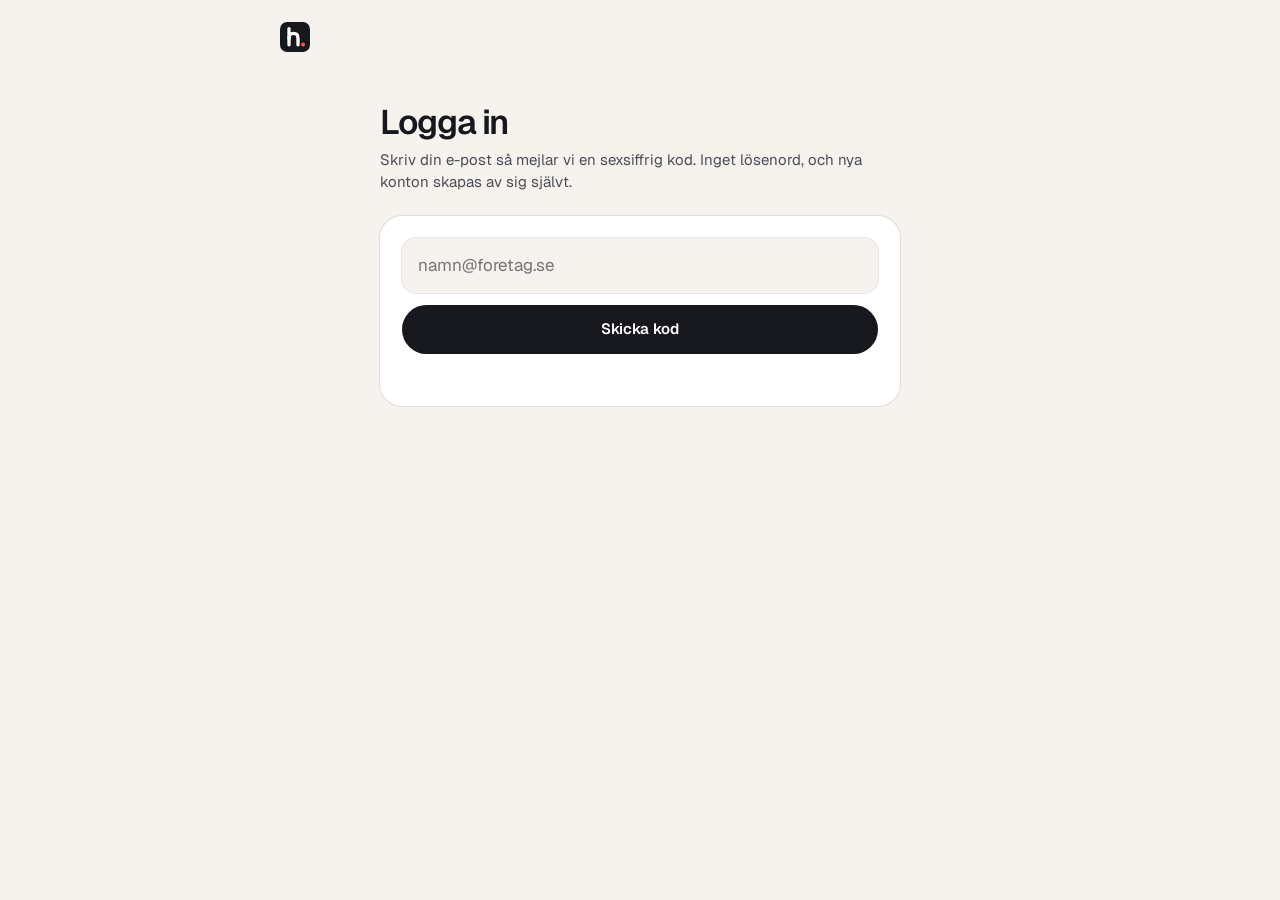
<file: site/konto.html>
<!doctype html>
<html lang="sv">
<head>
<meta charset="utf-8">
<meta name="viewport" content="width=device-width, initial-scale=1">
<title>Mitt konto – Hysch</title>
<meta name="robots" content="noindex">
<meta name="theme-color" content="#F6F3EE">
<link rel="icon" type="image/svg+xml" href="assets/logo-mark.svg">
<link rel="preconnect" href="https://fonts.googleapis.com">
<link rel="preconnect" href="https://fonts.gstatic.com" crossorigin>
<link href="https://fonts.googleapis.com/css2?family=Geist:wght@400;500;600;700&display=swap" rel="stylesheet">
<style>
:root { --paper:#F6F3EE; --ink:#16181D; --ink-2:#4A4D55; --muted:#666A72; --coral:#FF5A36; --line:rgba(22,24,29,.1); --err:#B3261E;
  --font:"Geist","Segoe UI Variable Text","Segoe UI",system-ui,sans-serif; }
* { box-sizing:border-box; margin:0; padding:0; }
body { background:var(--paper); color:var(--ink); font-family:var(--font); font-size:16px; line-height:1.5; -webkit-font-smoothing:antialiased; min-height:100vh; }
a { color:inherit; }
button { font:inherit; cursor:pointer; }
header { display:flex; align-items:center; justify-content:space-between; width:min(720px,calc(100% - 40px)); margin:0 auto; padding:22px 0; }
header img { height:30px; }
main { width:min(520px,calc(100% - 40px)); margin:24px auto 80px; }
h1 { font-size:34px; line-height:1.05; letter-spacing:-.04em; font-weight:600; }
.sub { margin:8px 0 22px; color:var(--ink-2); font-size:15px; overflow-wrap:anywhere; }
.card { background:#fff; border-radius:22px; padding:22px; box-shadow:0 0 0 1px var(--line); }
input { width:100%; border:0; outline:0; background:#F6F3EE; border-radius:14px; padding:15px 16px; font:inherit; font-size:17px; box-shadow:0 0 0 1px var(--line); }
input:focus { box-shadow:0 0 0 1.5px var(--coral), 0 0 0 4px rgba(255,90,54,.14); }
input.code { text-align:center; letter-spacing:.5em; font-size:26px; font-weight:600; padding-left:calc(16px + .5em); }
.btn { border:0; border-radius:999px; padding:13px 22px; background:var(--ink); color:#fff; font-weight:600; font-size:15px; width:100%; margin-top:12px; transition:transform .2s; }
.btn:hover { transform:translateY(-1px); }
.btn[disabled] { opacity:.55; transform:none; cursor:default; }
.btn.ghost { background:transparent; color:var(--ink); box-shadow:0 0 0 1px var(--line); width:auto; margin:0; padding:9px 16px; font-size:14px; }
.btn.coral { background:var(--coral); color:var(--ink); }
.link { background:none; border:0; color:var(--muted); font-size:13.5px; margin-top:14px; text-decoration:underline; }
.err { color:var(--err); font-size:13.5px; font-weight:500; min-height:20px; margin-top:10px; }
.ok { color:#0E6B47; }
.row { display:flex; align-items:center; justify-content:space-between; gap:14px; }
.k { font-size:12.5px; color:var(--muted); font-weight:500; }
.v { font-size:24px; font-weight:600; letter-spacing:-.03em; display:flex; align-items:center; gap:10px; }
.chip { font-size:12px; font-weight:600; padding:3px 9px; border-radius:999px; background:#DDF3E8; color:#0E6B47; letter-spacing:0; }
.chip.warn { background:#FFF1D6; color:#7A5300; }
.s { font-size:14px; color:var(--ink-2); margin-top:2px; }
.usage { margin-top:18px; padding-top:16px; border-top:1px solid var(--line); display:grid; gap:14px; }
.m .top { display:flex; justify-content:space-between; font-size:14px; gap:12px; }
.m .top span:last-child { color:var(--muted); }
.bar { height:6px; border-radius:99px; background:rgba(22,24,29,.08); margin-top:7px; overflow:hidden; }
.bar i { display:block; height:100%; background:var(--ink); border-radius:inherit; }
.bar.full i { background:var(--coral); }
h2 { font-size:14px; font-weight:600; margin:28px 0 10px; }
.plans { display:grid; grid-template-columns:1fr 1fr; gap:12px; }
.plan { display:flex; flex-direction:column; gap:10px; background:#fff; border-radius:20px; padding:16px 18px; box-shadow:0 0 0 1px var(--line); }
.plan.hot { background:var(--ink); color:#fff; }
.plan .hd { display:flex; justify-content:space-between; align-items:baseline; }
.plan .hd b { font-size:15px; } .plan .hd span { font-size:22px; font-weight:600; letter-spacing:-.03em; }
.plan small { font-size:12.5px; color:var(--muted); font-weight:500; }
.plan ul { list-style:none; font-size:13px; color:var(--ink-2); display:grid; gap:5px; flex:1; }
.plan.hot ul, .plan.hot small { color:rgba(255,255,255,.8); }
.plan .btn { margin-top:0; }
.fine { font-size:12.5px; color:var(--muted); margin-top:12px; }
.banner { padding:13px 16px; border-radius:16px; background:#DDF3E8; color:#0E6B47; font-size:14px; margin-bottom:14px; }
.banner.warn { background:#FFF6E0; color:#6B5210; }
.dl { display:block; text-align:center; margin-top:22px; font-size:14px; color:var(--muted); }
[hidden] { display:none !important; }
@media (max-width:560px) { .plans { grid-template-columns:1fr; } }
</style>
</head>
<body>
<header>
  <a href="index.html" aria-label="Hysch"><img src="assets/logo-mark.svg" alt="Hysch"></a>
  <button class="btn ghost" id="logout" type="button" hidden>Logga ut</button>
</header>
<main>
  <!-- inloggning -->
  <section id="viewEmail" hidden>
    <h1>Logga in</h1>
    <p class="sub">Skriv din e-post så mejlar vi en sexsiffrig kod. Inget lösenord, och nya konton skapas av sig självt.</p>
    <form class="card" id="formEmail">
      <input id="email" type="email" inputmode="email" autocomplete="email" placeholder="namn@foretag.se" required>
      <button class="btn" id="goEmail" type="submit">Skicka kod</button>
      <p class="err" id="errEmail" role="alert"></p>
    </form>
  </section>
  <section id="viewCode" hidden>
    <h1>Kolla din e-post</h1>
    <p class="sub">Vi skickade en kod till <b id="sentTo"></b>.</p>
    <form class="card" id="formCode">
      <input id="code" class="code" inputmode="numeric" autocomplete="one-time-code" maxlength="9" placeholder="000000" required>
      <button class="btn" id="goCode" type="submit">Logga in</button>
      <p class="err" id="errCode" role="alert"></p>
      <button class="link" id="back" type="button">Använd en annan e-post</button>
    </form>
  </section>

  <!-- konto -->
  <section id="viewAccount" hidden>
    <h1>Mitt konto</h1>
    <p class="sub" id="mail"></p>
    <div class="banner" id="banner" hidden></div>
    <div class="card">
      <div class="row">
        <div>
          <div class="k">Plan</div>
          <div class="v"><span id="planName">Gratis</span><span class="chip" id="chip" hidden></span></div>
          <div class="s" id="planSub"></div>
        </div>
        <button class="btn ghost" id="manage" type="button" hidden>Hantera</button>
      </div>
      <div class="usage" id="usage"></div>
    </div>
    <div id="upgrade">
      <h2>Uppgradera för molnläget</h2>
      <div class="plans">
        <div class="plan hot"><div class="hd"><b>Grundare</b><span>100 kr<small>/mån</small></span></div>
          <ul><li>10 molnsamtal i månaden</li><li>Priset ligger fast för de första 50</li></ul>
          <button class="btn coral" data-plan="founding" type="button">Välj Grundare</button></div>
        <div class="plan"><div class="hd"><b>Pro</b><span>200 kr<small>/mån</small></span></div>
          <ul><li>20 molnsamtal i månaden</li><li>Säg upp när du vill</li></ul>
          <button class="btn" data-plan="pro" type="button">Välj Pro</button></div>
      </div>
      <p class="fine">Priser i kronor, inklusive moms. Du betalar säkert hos Stripe.</p>
    </div>
    <p class="err" id="errAcct" role="alert"></p>
    <a class="dl" data-download href="index.html#download">Ladda ner Hysch för Windows</a>
  </section>
  <p class="sub" id="loading">Laddar …</p>
</main>
<script src="konto.js"></script>
</body>
</html>
</file>
<file: site/styles.css>
/* Hysch: hemsida. Mörkt, glas och korall. Inga bibliotek. */
:root {
  --bg: #110D0C;
  --bg-2: #1A1412;
  --paper: #F6F3EE;
  --text: #F6F3EE;
  --text-2: rgba(246, 243, 238, .78);
  --muted: rgba(246, 243, 238, .62);
  --coral: #FF5A36;
  --coral-2: #FF8A5C;
  --peach: #FFE5DC;
  --line: rgba(255, 170, 130, .14);
  --line-2: rgba(255, 170, 130, .24);
  --glass: linear-gradient(160deg, rgba(255, 140, 100, .12), rgba(255, 255, 255, .025) 60%);
  --font: "Geist", "Segoe UI Variable Text", "Segoe UI", system-ui, sans-serif;
  --ease: cubic-bezier(.22, 1, .36, 1);
  --wrap: min(1200px, calc(100% - 48px));
}
* { box-sizing: border-box; margin: 0; padding: 0; }
html { scroll-behavior: smooth; -webkit-text-size-adjust: 100%; background: var(--bg); }
body { background: var(--bg); color: var(--text); font-family: var(--font); font-size: 17px; line-height: 1.55;
  -webkit-font-smoothing: antialiased; text-rendering: optimizeLegibility; overflow-x: hidden; position: relative; }
img, svg { display: block; max-width: 100%; }
a { color: inherit; text-decoration: none; }
button { font: inherit; color: inherit; }
::selection { background: var(--coral); color: #fff; }
:focus-visible { outline: 2px solid var(--coral-2); outline-offset: 3px; border-radius: 8px; }
.wrap { width: var(--wrap); margin: 0 auto; }

/* ---------- bakgrund: korallglöd uppe, brus av djup ---------- */
.aurora { position: absolute; inset: 0 0 auto 0; height: 1500px; z-index: 0; pointer-events: none;
  background:
    radial-gradient(70% 60% at 50% -5%, rgba(255, 90, 54, .6), transparent 72%),
    radial-gradient(45% 45% at 8% 22%, rgba(255, 120, 60, .22), transparent 70%),
    radial-gradient(45% 45% at 95% 30%, rgba(255, 90, 54, .24), transparent 70%),
    radial-gradient(60% 40% at 50% 62%, rgba(255, 90, 54, .12), transparent 70%); }
main, .foot, .nav { position: relative; z-index: 1; }

/* ---------- typografi ---------- */
.h-hero { font-size: clamp(48px, 8.2vw, 116px); font-weight: 600; line-height: .96; letter-spacing: -.05em; }
.h-hero em { font-style: normal; color: var(--coral); }
.h-xl { font-size: clamp(34px, 5vw, 68px); font-weight: 600; line-height: 1.04; letter-spacing: -.04em; }
.grad { color: var(--coral-2); }
.lead { font-size: clamp(17px, 1.5vw, 20px); color: var(--text-2); max-width: 38em; margin-top: 22px; }
.fine { font-size: 14px; color: var(--muted); }
.muted { color: var(--muted); }
.sec-head.center { text-align: center; display: flex; flex-direction: column; align-items: center; }
.sec-head.center .lead { margin-inline: auto; }

/* ---------- knappar ---------- */
.btn { display: inline-flex; align-items: center; justify-content: center; gap: 10px; height: 44px; padding: 0 20px; border-radius: 999px;
  font-weight: 600; font-size: 15px; white-space: nowrap; cursor: pointer; border: 0; transition: transform .25s var(--ease), background .25s, box-shadow .25s, border-color .25s; }
.btn-lg { height: 54px; padding: 0 28px; font-size: 16px; }
.btn-sm { height: 38px; padding: 0 16px; font-size: 14px; }
.btn-ghost { background: rgba(255, 255, 255, .04); box-shadow: inset 0 0 0 1px var(--line-2); color: var(--text); }
.btn-ghost:hover { background: rgba(255, 255, 255, .09); transform: translateY(-2px); }
.btn-glow { color: #fff; background: linear-gradient(180deg, #FF6C4A, #F2431D); box-shadow: inset 0 1px 0 rgba(255, 255, 255, .35), inset 0 0 0 1px rgba(255, 160, 130, .5), 0 10px 40px -12px rgba(255, 90, 54, .8); }
.btn-glow:hover { transform: translateY(-2px); box-shadow: inset 0 1px 0 rgba(255, 255, 255, .4), inset 0 0 0 1px rgba(255, 180, 150, .7), 0 16px 50px -10px rgba(255, 90, 54, .95); }
.btn:active { transform: translateY(0); }

/* ---------- meny ---------- */
.nav { position: fixed; inset: 0 0 auto 0; z-index: 50; display: flex; align-items: center; justify-content: space-between; gap: 24px;
  padding: 14px max(24px, calc((100% - 1240px) / 2)); transition: background .35s, box-shadow .35s; }
.nav.scrolled { background: rgba(17, 13, 12, .72); backdrop-filter: blur(16px); -webkit-backdrop-filter: blur(16px); box-shadow: 0 1px 0 var(--line); }
.brand { display: flex; align-items: center; gap: 10px; }
.brand img:first-child { border-radius: 8px; box-shadow: 0 0 0 1px var(--line-2); }
.word { height: 24px; width: auto; filter: brightness(0) invert(1); }
.links { display: flex; gap: 6px; padding: 5px; border-radius: 999px; background: rgba(255, 255, 255, .045); box-shadow: inset 0 0 0 1px var(--line); font-weight: 500; font-size: 14.5px; }
.links a { padding: 7px 15px; border-radius: 999px; color: var(--text-2); transition: color .2s, background .2s; }
.links a:hover { color: var(--text); background: rgba(255, 255, 255, .07); }
.nav-cta { display: flex; gap: 8px; }

/* ---------- hero ---------- */
.hero { padding: clamp(116px, 15vw, 168px) 0 0; text-align: center; overflow: hidden; }
.hero-head { display: flex; flex-direction: column; align-items: center; }
.pill { display: inline-flex; align-items: center; gap: 9px; padding: 7px 16px; border-radius: 999px; font-size: 13.5px; font-weight: 500; color: var(--text-2);
  background: rgba(255, 255, 255, .05); box-shadow: inset 0 0 0 1px var(--line-2); margin-bottom: 28px; }
.pill i { width: 7px; height: 7px; border-radius: 50%; background: var(--coral); box-shadow: 0 0 10px var(--coral); }
.hero .lede { font-size: clamp(17px, 1.6vw, 21px); color: var(--text-2); max-width: 32em; margin-top: 26px; line-height: 1.5; }
.cta-row { display: flex; align-items: center; justify-content: center; gap: 12px; flex-wrap: wrap; margin-top: 34px; }
.rise { opacity: 0; transform: translateY(18px); animation: rise 1s var(--ease) var(--d, 0s) forwards; }
@keyframes rise { to { opacity: 1; transform: none; } }

.hero-stage { position: relative; margin-top: clamp(48px, 7vw, 92px); }
.glow-floor { position: absolute; left: 50%; top: 40%; width: 80%; height: 60%; transform: translateX(-50%); z-index: 0; pointer-events: none;
  background: radial-gradient(50% 50% at 50% 50%, rgba(255, 90, 54, .6), transparent 70%); filter: blur(40px); }
.trio-cards { position: relative; z-index: 1; display: grid; grid-template-columns: 1fr minmax(0, 1.5fr) 1fr; gap: 18px; align-items: center; text-align: left;
  -webkit-mask-image: linear-gradient(#000 70%, transparent); mask-image: linear-gradient(#000 70%, transparent); padding-bottom: 8px; }

/* ---------- glaskort ---------- */
.glass { background: var(--glass); border-radius: 26px; padding: clamp(22px, 2.4vw, 32px); position: relative; backdrop-filter: blur(10px); -webkit-backdrop-filter: blur(10px);
  box-shadow: inset 0 0 0 1px var(--line), inset 0 1px 0 rgba(255, 255, 255, .1), 0 30px 60px -30px rgba(0, 0, 0, .7); }
.glass h3 { font-size: 15px; font-weight: 600; color: var(--text-2); }
.glass p { color: var(--text-2); }
.g-side { padding: 20px; }
.g-side header { display: flex; align-items: center; gap: 10px; margin-bottom: 18px; }
.g-ico { width: 22px; height: 22px; border-radius: 7px; background: linear-gradient(135deg, var(--coral-2), var(--coral)); }
.chip { margin-left: auto; font-size: 12px; font-weight: 600; padding: 3px 10px; border-radius: 999px; background: rgba(255, 255, 255, .07); color: var(--text-2); }
.stat { font-size: clamp(48px, 5.4vw, 76px); font-weight: 600; letter-spacing: -.05em; line-height: 1; color: var(--text); font-variant-numeric: tabular-nums; }
.stat small { font-size: .38em; color: var(--muted); letter-spacing: -.02em; }
.stat-sub { font-size: 13.5px; margin-top: 10px; }
.stat-sub.up { color: #FFB59E; }
.bars { display: flex; align-items: flex-end; gap: 7px; height: 96px; margin-top: 22px; }
.bars i { flex: 1; height: var(--h); border-radius: 6px 6px 3px 3px; background: linear-gradient(180deg, rgba(255, 138, 92, .55), rgba(255, 90, 54, .1)); }
.bars i.hi { background: linear-gradient(180deg, var(--coral-2), var(--coral)); box-shadow: 0 0 24px rgba(255, 90, 54, .5); }

/* ---------- appfönstret ---------- */
.win-wrap { transform: translateY(0); }
.win { background: linear-gradient(170deg, #2A1B16, #170F0D); border-radius: 26px; padding: 14px; width: 100%;
  box-shadow: inset 0 0 0 1px rgba(255, 255, 255, .12), inset 0 1px 0 rgba(255, 255, 255, .16), 0 0 80px -20px rgba(255, 90, 54, .55), 0 40px 80px -30px rgba(0, 0, 0, .9); }
.win-bar { display: flex; align-items: center; gap: 12px; font-size: 13px; }
.win-bar img { border-radius: 7px; }
.live { display: flex; align-items: center; gap: 8px; font-weight: 600; }
.live .dot { width: 8px; height: 8px; border-radius: 50%; background: #34D399; box-shadow: 0 0 10px #34D399; }
.clock { color: var(--muted); font-weight: 500; font-variant-numeric: tabular-nums; }
.voices { margin-left: auto; display: flex; gap: 6px; }
.vc { display: flex; align-items: center; gap: 6px; padding: 4px 10px; border-radius: 999px; background: rgba(255, 255, 255, .06); color: var(--muted); font-weight: 600; font-size: 12px; transition: background .3s, color .3s; }
.vc.on { background: rgba(255, 90, 54, .18); color: #FFD5C6; }
.eq { display: flex; gap: 2px; align-items: center; height: 12px; }
.eq i { width: 2.5px; height: 12px; background: currentColor; border-radius: 2px; transform: scaleY(.25); }
.vc.on .eq i { animation: eq .8s ease-in-out infinite alternate; }
.eq i:nth-child(2) { animation-delay: -.25s; } .eq i:nth-child(3) { animation-delay: -.5s; }
@keyframes eq { to { transform: scaleY(1); } }

.stage { margin-top: 12px; background: rgba(0, 0, 0, .35); border-radius: 18px; padding: 20px 22px; box-shadow: inset 0 0 0 1px var(--line); min-height: 250px; display: flex; flex-direction: column; }
.say-lbl { display: flex; align-items: center; gap: 8px; font-size: 12.5px; font-weight: 600; color: var(--coral-2); margin-bottom: 10px; }
.say-lbl i { width: 6px; height: 6px; border-radius: 50%; background: var(--coral); box-shadow: 0 0 8px var(--coral); }
.say-lbl.think i { animation: blink 1s ease-in-out infinite; }
@keyframes blink { 50% { opacity: .15; } }
.say { font-size: clamp(20px, 2vw, 26px); font-weight: 600; line-height: 1.24; letter-spacing: -.02em; min-height: 3.7em; color: var(--text); }
.say .wd { display: inline-block; opacity: 0; transform: translateY(6px); filter: blur(4px); transition: opacity .4s var(--ease), transform .4s var(--ease), filter .4s var(--ease); white-space: pre; }
.say .wd.on { opacity: 1; transform: none; filter: none; }
.alts { margin-top: auto; padding-top: 14px; display: grid; gap: 6px; }
.alts div { display: flex; gap: 10px; align-items: flex-start; background: rgba(255, 255, 255, .05); border-radius: 12px; padding: 9px 11px; font-size: 13.5px; line-height: 1.35; color: var(--text-2);
  opacity: 0; transform: translateY(8px); transition: opacity .5s var(--ease), transform .5s var(--ease); }
.alts.on div { opacity: 1; transform: none; }
.alts.on div:nth-child(2) { transition-delay: .12s; }
kbd { font: 600 11px var(--font); min-width: 19px; height: 19px; border-radius: 5px; display: inline-grid; place-items: center; flex: none; background: rgba(255, 255, 255, .08); color: var(--text-2); margin-top: 1px; }
.heard { margin-top: 12px; font-size: 13px; color: var(--muted); min-height: 20px; padding: 0 4px; }
.heard b { color: var(--text-2); font-weight: 600; }
.caret { display: inline-block; width: 2px; height: 1em; background: var(--coral-2); margin-left: 2px; vertical-align: -.12em; animation: blink 1s steps(2) infinite; opacity: 0; }
.caret.on { opacity: 1; }
.win-foot { margin-top: 10px; display: flex; align-items: center; gap: 8px; font-size: 13px; }
.win-foot .spacer { flex: 1; }
.lat { color: var(--muted); font-variant-numeric: tabular-nums; padding-left: 4px; transition: opacity .4s; opacity: 0; }
.lat.on { opacity: 1; } .lat b { color: var(--coral-2); font-weight: 600; }
.fake { height: 34px; padding: 0 14px; border-radius: 11px; display: inline-flex; align-items: center; background: var(--coral); color: #fff; font-weight: 600; }
.fake.alt { background: rgba(255, 255, 255, .07); color: var(--text-2); }

/* ---------- funkar med ---------- */
.logos { text-align: center; padding: clamp(56px, 8vw, 96px) 24px clamp(40px, 6vw, 72px); }
.logos p { font-size: 14px; color: var(--muted); }
.logos ul { list-style: none; display: flex; flex-wrap: wrap; justify-content: center; gap: 14px clamp(28px, 5vw, 64px); margin-top: 22px; }
.logos li { font-size: clamp(18px, 2vw, 24px); font-weight: 600; letter-spacing: -.03em; color: rgba(246, 243, 238, .6); }

/* ---------- sektioner ---------- */
.sec { padding: clamp(72px, 10vw, 140px) 0; }
.rv { opacity: 0; transform: translateY(28px); transition: opacity 1s var(--ease) var(--d, 0s), transform 1s var(--ease) var(--d, 0s); }
.rv.in { opacity: 1; transform: none; }

/* så funkar det */
.steps3 { display: grid; grid-template-columns: repeat(3, 1fr); gap: 18px; margin-top: clamp(40px, 5vw, 64px); }
.step { display: flex; flex-direction: column; gap: 12px; min-height: 340px; }
.num { font-size: 13px; font-weight: 600; color: var(--coral-2); letter-spacing: .08em; }
.step h3 { font-size: clamp(22px, 2vw, 28px); letter-spacing: -.03em; color: var(--text); }
.step p { font-size: 16px; }
.quote-card { margin-top: auto; padding: 16px 18px; border-radius: 16px; background: rgba(0, 0, 0, .3); box-shadow: inset 0 0 0 1px var(--line); font-weight: 500; line-height: 1.35; color: var(--text-2); }
.quote-card.hot { background: linear-gradient(160deg, rgba(255, 90, 54, .28), rgba(255, 90, 54, .1)); box-shadow: inset 0 0 0 1px rgba(255, 138, 92, .45), 0 0 40px -12px rgba(255, 90, 54, .6); color: var(--text); font-weight: 600; }
.think { margin-top: auto; padding: 16px 18px; border-radius: 16px; background: rgba(0, 0, 0, .3); box-shadow: inset 0 0 0 1px var(--line); }
.think-n { font-size: 44px; font-weight: 600; letter-spacing: -.05em; line-height: 1; color: var(--text); }
.think-bar { display: block; height: 6px; border-radius: 99px; background: rgba(255, 255, 255, .1); margin-top: 14px; overflow: hidden; }
.think-bar i { display: block; height: 100%; width: 100%; background: linear-gradient(90deg, var(--coral-2), var(--coral)); border-radius: 99px; transform-origin: left; transform: scaleX(0); transition: transform 1.6s var(--ease) .4s; }
.step.in .think-bar i { transform: scaleX(1); }

/* naturligt */
.natural .sec-head { max-width: 760px; }
.vs { display: grid; grid-template-columns: 1fr 1fr; gap: 18px; margin-top: clamp(40px, 5vw, 64px); }
.vs-card { border-radius: 30px; padding: clamp(26px, 3vw, 44px); min-height: 260px; display: flex; flex-direction: column; justify-content: space-between; gap: 28px; }
.vs-card h3 { font-size: 15px; font-weight: 600; }
.vs-card p { font-size: clamp(20px, 2.3vw, 32px); line-height: 1.18; letter-spacing: -.025em; font-weight: 500; }
.vs-card.ai { background: var(--glass); box-shadow: inset 0 0 0 1px var(--line); color: var(--muted); }
.vs-card.ai p { text-decoration: line-through; text-decoration-thickness: 2px; text-decoration-color: rgba(246, 243, 238, .3); }
.vs-card.us { background: linear-gradient(150deg, #FF6C4A, #E83A14); color: #fff; box-shadow: inset 0 1px 0 rgba(255, 255, 255, .35), 0 30px 80px -30px rgba(255, 90, 54, .7); }
.vs-card.us h3 { color: rgba(255, 255, 255, .85); }
.vs-card.us p { font-weight: 600; }

/* efter samtalet */
.example-note { margin-top: 18px; font-size: 14px; color: var(--muted); }
.deck { display: grid; grid-template-columns: repeat(12, 1fr); gap: 18px; margin-top: clamp(32px, 4vw, 52px); }
.deck .glass h3 { margin-bottom: 16px; }
.score { grid-column: 1 / span 4; grid-row: 1 / span 2; display: flex; flex-direction: column; }
.next { grid-column: 5 / span 8; display: flex; flex-direction: column; justify-content: space-between; overflow: hidden; }
.todos { grid-column: 5 / span 4; } .mail { grid-column: 9 / span 4; }
.ring { position: relative; width: min(220px, 70%); aspect-ratio: 1; margin: 6px 0 22px; }
.ring-sm { width: 120px; margin: 0 0 14px; }
.ring svg { width: 100%; height: 100%; transform: rotate(-90deg); }
.ring circle { fill: none; stroke-width: 10; }
.ring .trk { stroke: rgba(255, 255, 255, .1); }
.ring .val { stroke: var(--coral); stroke-linecap: round; stroke-dasharray: 314.16; stroke-dashoffset: 314.16; transition: stroke-dashoffset 1.8s var(--ease) .2s; filter: drop-shadow(0 0 8px rgba(255, 90, 54, .6)); }
.ring-n { position: absolute; inset: 0; display: grid; place-content: center; text-align: center; }
.ring-n span { font-size: clamp(50px, 5.4vw, 76px); font-weight: 600; letter-spacing: -.05em; line-height: 1; font-variant-numeric: tabular-nums; color: var(--text); }
.ring-sm .ring-n span { font-size: 38px; }
.ring-n small { font-size: 12px; color: var(--muted); font-weight: 500; }
.next-t { font-size: clamp(24px, 3vw, 42px); font-weight: 600; line-height: 1.1; letter-spacing: -.035em; max-width: 16em; color: var(--text) !important; position: relative; z-index: 1; }
.spark { margin: 18px -32px -32px; height: 90px; }
.spark svg { width: 100%; height: 100%; }
.todos ul { list-style: none; }
.todos button { display: flex; align-items: center; gap: 14px; width: 100%; padding: 10px 0; background: none; border: 0; text-align: left; cursor: pointer; font-size: 16.5px; line-height: 1.3; color: var(--text); transition: opacity .3s; }
.todos button i { width: 24px; height: 24px; border-radius: 8px; border: 2px solid rgba(246, 243, 238, .4); flex: none; position: relative; transition: background .25s var(--ease), border-color .25s, transform .25s var(--ease); }
.todos button i::after { content: ""; position: absolute; left: 6px; top: 2px; width: 6px; height: 11px; border: solid #fff; border-width: 0 2.5px 2.5px 0; transform: rotate(45deg) scale(0); transition: transform .25s var(--ease); }
.todos button.done { opacity: .6; text-decoration: line-through; text-decoration-color: rgba(246, 243, 238, .4); }
.todos button.done i { background: var(--coral); border-color: var(--coral); } .todos button.done i::after { transform: rotate(45deg) scale(1); }
.todos button:active i { transform: scale(.9); }
.mail-t { font-size: 16px; line-height: 1.55; }

/* två sätt */
.mode-grid { display: grid; grid-template-columns: 1fr 1fr; gap: 18px; margin-top: clamp(36px, 5vw, 60px); }
.mode { padding: clamp(28px, 3.2vw, 48px); }
.mode svg { width: 54px; height: 54px; color: var(--coral-2); margin-bottom: 26px; }
.mode h3 { font-size: clamp(24px, 2.4vw, 34px); letter-spacing: -.03em; line-height: 1.1; margin-bottom: 14px; color: var(--text); }
.mode p { font-size: 17px; max-width: 30em; }

/* integritet */
.trio { display: grid; grid-template-columns: repeat(2, 1fr); gap: 18px; margin-top: clamp(36px, 5vw, 60px); }
.trio h3 { font-size: clamp(21px, 1.9vw, 26px); letter-spacing: -.025em; margin-bottom: 12px; color: var(--text); }
.trio p { font-size: 16.5px; }

/* slutet */
.finale { padding: clamp(40px, 6vw, 80px) 0 clamp(72px, 10vw, 140px); }
.finale-card { position: relative; overflow: hidden; text-align: center; border-radius: 36px; padding: clamp(56px, 9vw, 120px) clamp(24px, 5vw, 72px);
  background: linear-gradient(180deg, rgba(255, 90, 54, .2), rgba(255, 255, 255, .02) 70%); box-shadow: inset 0 0 0 1px var(--line-2), inset 0 1px 0 rgba(255, 255, 255, .16); }
.finale-card .glow-floor { top: -20%; height: 80%; opacity: .9; }
.finale-card > :not(.glow-floor) { position: relative; z-index: 1; }
.fin-row { margin-top: clamp(32px, 4vw, 52px); display: flex; flex-direction: column; align-items: center; gap: 18px; }
.fin-row .fine { max-width: 34em; }
.foot { display: flex; align-items: center; justify-content: space-between; gap: 20px; flex-wrap: wrap; padding: 30px max(24px, calc((100% - 1200px) / 2)); font-size: 14px; color: var(--muted); box-shadow: 0 -1px 0 var(--line); }
.foot .word { height: 22px; }

/* ---------- mobil ---------- */
@media (max-width: 960px) {
  .links { display: none; }
  .trio-cards { grid-template-columns: 1fr; -webkit-mask-image: none; mask-image: none; }
  .g-side { display: none; }
  .steps3, .vs, .mode-grid, .trio { grid-template-columns: 1fr; }
  .step { min-height: 0; }
  .deck { grid-template-columns: 1fr; }
  .score, .next, .todos, .mail { grid-column: auto; grid-row: auto; }
}
@media (max-width: 520px) {
  .nav { padding: 12px 16px; }
  .nav .btn-ghost { display: none; }
  .btn-lg { width: 100%; }
  .win { padding: 12px; border-radius: 22px; }
  .stage { padding: 16px; min-height: 260px; }
  .spark { margin: 18px -24px -24px; }
}

/* ---------- rörelse av ---------- */
html.static .rv, html.static .rise { opacity: 1 !important; transform: none !important; animation: none !important; }
@media (prefers-reduced-motion: reduce) {
  html { scroll-behavior: auto; }
  .rv, .rise { opacity: 1 !important; transform: none !important; animation: none !important; transition: none !important; }
  .eq i, .say-lbl i, .caret { animation: none !important; }
  .think-bar i { transform: scaleX(1); transition: none; }
}

/* ---------- v2: mer liv ---------- */
/* rutnät som tonar ut bakom hjälten */
.hero { position: relative; }
.hero::before { content: ""; position: absolute; inset: 0 0 auto 0; height: 900px; z-index: 0; pointer-events: none;
  background-image: linear-gradient(rgba(255, 170, 130, .08) 1px, transparent 1px), linear-gradient(90deg, rgba(255, 170, 130, .08) 1px, transparent 1px);
  background-size: 64px 64px; background-position: center top;
  -webkit-mask-image: radial-gradient(60% 70% at 50% 0%, #000 20%, transparent 75%); mask-image: radial-gradient(60% 70% at 50% 0%, #000 20%, transparent 75%); }
.hero > * { position: relative; z-index: 1; }

/* aurora andas */
.aurora { animation: drift 14s ease-in-out infinite alternate; }
@keyframes drift { from { transform: translateY(0) scale(1); opacity: .9; } to { transform: translateY(-24px) scale(1.06); opacity: 1; } }

/* rubriken: ljus som sveper över */
.sheen { background: linear-gradient(100deg, #F6F3EE 0%, #F6F3EE 40%, #FFD0BF 50%, #F6F3EE 60%, #F6F3EE 100%); background-size: 250% 100%; -webkit-background-clip: text; background-clip: text; color: transparent; animation: sheen 6s ease-in-out 1.4s infinite; }
@keyframes sheen { 0% { background-position: 120% 0; } 60%, 100% { background-position: -40% 0; } }

/* kort i perspektiv som svävar */
.trio-cards { perspective: 1600px; }
.g-left { transform: rotateY(9deg) translateY(16px); animation: floatL 7s ease-in-out infinite alternate; }
.g-right { transform: rotateY(-9deg) translateY(16px); animation: floatR 8s ease-in-out infinite alternate; }
@keyframes floatL { to { transform: rotateY(9deg) translateY(2px); } }
@keyframes floatR { to { transform: rotateY(-9deg) translateY(2px); } }
.win-wrap { animation: floatC 9s ease-in-out infinite alternate; }
@keyframes floatC { to { transform: translateY(-10px); } }
.bars i { transform-origin: bottom; animation: grow 1.2s var(--ease) both; }
.bars i:nth-child(n) { animation-delay: calc(.6s + var(--n, 0) * .06s); }
@keyframes grow { from { transform: scaleY(0); } }

/* muspekarens ljus i glaskorten */
.glass::before { content: ""; position: absolute; inset: 0; border-radius: inherit; pointer-events: none; opacity: 0; transition: opacity .35s;
  background: radial-gradient(420px circle at var(--mx, 50%) var(--my, 50%), rgba(255, 120, 70, .22), transparent 60%); }
.glass:hover::before { opacity: 1; }
.glass { transition: transform .4s var(--ease), box-shadow .4s; }
.deck .glass:hover, .steps3 .glass:hover, .mode:hover, .trio .glass:hover { transform: translateY(-4px); box-shadow: inset 0 0 0 1px rgba(255, 150, 110, .35), inset 0 1px 0 rgba(255, 255, 255, .12), 0 30px 70px -28px rgba(255, 90, 54, .45); }
.rv.glass.in { transition: opacity 1s var(--ease) var(--d, 0s), transform .4s var(--ease), box-shadow .4s; }

/* knapp: ljussvep */
.btn-glow { position: relative; overflow: hidden; }
.btn-glow::after { content: ""; position: absolute; top: 0; bottom: 0; left: -60%; width: 40%; transform: skewX(-20deg); background: linear-gradient(90deg, transparent, rgba(255, 255, 255, .45), transparent); animation: sweep 4.5s ease-in-out 2s infinite; }
@keyframes sweep { 0% { left: -60%; } 35%, 100% { left: 140%; } }

/* logotyper rullar */
.logos { overflow: hidden; }
.marq { margin-top: 26px; -webkit-mask-image: linear-gradient(90deg, transparent, #000 15%, #000 85%, transparent); mask-image: linear-gradient(90deg, transparent, #000 15%, #000 85%, transparent); }
.marq ul { flex-wrap: nowrap; justify-content: flex-start; width: max-content; margin: 0; gap: 0; animation: marq 30s linear infinite; }
.marq li { padding: 0 clamp(24px, 3.4vw, 48px); white-space: nowrap; }
@keyframes marq { to { transform: translateX(-50%); } }

/* delare med glöd mellan sektioner */
.sec + .sec::before, .logos + .sec::before { content: ""; display: block; width: min(720px, 80%); height: 1px; margin: calc(-1 * clamp(72px, 10vw, 140px)) auto clamp(72px, 10vw, 140px);
  background: linear-gradient(90deg, transparent, rgba(255, 120, 70, .7), transparent); }

@media (max-width: 960px) { .g-left, .g-right { animation: none; } }
@media (prefers-reduced-motion: reduce) {
  .aurora, .sheen, .g-left, .g-right, .win-wrap, .bars i, .btn-glow::after, .marq ul { animation: none !important; }
  .sheen { background: none; color: var(--text); }
}
.sr { position: absolute; width: 1px; height: 1px; overflow: hidden; clip: rect(0 0 0 0); }
</file>
<file: ui/onboard.css>
/* ================= Uppstartsguiden =================
   Regi: som en inställningsassistent. Ren papperbakgrund, allt centrerat, en tanke per skärm.
   Rörelse: mjuka tonningar och små lyft med samma bromsande kurva. Ingen oskärpa, ingen studs, ingen glöd. */

#onboard { --o: cubic-bezier(.22, 1, .36, 1); background: transparent; overflow: hidden; }
#onboard.view.on { animation: none; }
body.ob-on .aura { opacity: 0; transition: opacity .6s ease; }
.ob-horizon { display: none; }
.ob-stage { position: relative; z-index: 2; flex: 1; display: flex; flex-direction: column; padding: 0 56px 14px; min-height: 0; }

/* ---------- överkant: tillbaka, framstegsrad, stäng ---------- */
.ob-top { height: 54px; display: flex; align-items: center; justify-content: space-between; flex: none; position: relative; }
.ob-eq { position: absolute; left: 50%; top: 50%; translate: -50% -50%; display: flex; align-items: center; gap: 6px; height: 4px; }
.ob-eq i { display: block; width: 28px; height: 4px; border-radius: 4px; background: rgba(22, 24, 29, .12); transition: background .6s var(--o); }
.ob-eq i.on { background: var(--ink); }
.ob-link { border: 0; background: transparent; color: var(--muted); font-size: 15px; font-weight: 500; cursor: pointer; padding: 8px 12px 8px 8px; border-radius: 10px;
  display: inline-flex; align-items: center; gap: 4px; transition: color .2s, background .2s; }
.ob-link:hover { color: var(--ink); background: rgba(22, 24, 29, .05); }
.ob-link:active { background: rgba(22, 24, 29, .09); }
.ob-link[hidden] { display: none; }
#obClose { padding-right: 8px; }

/* ---------- scenen: tonar in underifrån, de gamla tonar upp och bort ---------- */
.ob-body { position: relative; flex: 1; min-height: 0; display: flex; flex-direction: column; justify-content: center; }
.ob-step { width: 100%; max-width: 760px; margin: 0 auto; display: flex; flex-direction: column; align-items: center; text-align: center; min-height: 0; max-height: 100%; }
.ob-step.enter { animation: ob-appear .3s ease both; }
.ob-step.leave { animation: ob-leave .22s cubic-bezier(.4, 0, 1, 1) forwards; pointer-events: none; }
@keyframes ob-appear { from { opacity: 0; } }
@keyframes ob-leave { to { opacity: 0; transform: translateY(-8px); } }
@keyframes ob-up { from { opacity: 0; transform: translateY(14px); } }
.ob-scroll { overflow-y: auto; width: 100%; padding: 6px 4px 18px; margin: 0; text-align: left;
  -webkit-mask-image: linear-gradient(to bottom, transparent 0, #000 12px, #000 calc(100% - 22px), transparent 100%); }
.ob-scroll::-webkit-scrollbar { width: 0; }

/* ---------- rubrik och text ---------- */
.ob-h { font-size: 56px; line-height: 1.04; font-weight: 600; letter-spacing: -.045em; color: var(--ink); text-wrap: balance; }
.ob-h.big { font-size: 84px; line-height: 1; letter-spacing: -.055em; }
.ob-h em { font-style: normal; color: var(--accent); }
.ob-h .w { display: inline-block; animation: ob-up .7s var(--o) backwards; animation-delay: calc(var(--i, 0) * 45ms + 60ms); }
.ob-sub { margin-top: 16px; font-size: 19px; line-height: 1.45; color: var(--ink-2); max-width: 520px; text-wrap: pretty; animation: ob-up .7s var(--o) .28s backwards; }
.ob-after { margin-top: 30px; width: 100%; max-width: 560px; display: flex; flex-direction: column; align-items: center; animation: ob-up .7s var(--o) .38s backwards; }
.ob-step.tight .ob-h { font-size: 42px; }
.ob-step.tight .ob-sub { margin-top: 8px; font-size: 16px; }
.ob-label { font-size: 13px; font-weight: 600; color: var(--muted); }

/* ---------- loggan på välkomstsidan ---------- */
.ob-mark { width: 92px; height: 92px; margin-bottom: 36px; animation: ob-mark .9s var(--o) .05s backwards; }
@keyframes ob-mark { from { opacity: 0; transform: scale(.88); } }
.ob-mark .bigmark { width: 92px; height: 92px; border-radius: 24px; display: block; box-shadow: 0 24px 40px -24px rgba(22, 24, 29, .5); }
.ob-mark::before, .ob-mark::after { display: none; }

/* ---------- fält ---------- */
.ob-field { position: relative; width: 100%; }
.ob-input { width: 100%; border: 0; outline: none; background: #fff; border-radius: 16px; padding: 16px 20px; font: inherit; font-size: 19px; font-weight: 500; letter-spacing: -.01em;
  color: var(--ink); text-align: left; user-select: text; box-shadow: 0 0 0 1px var(--line); transition: box-shadow .25s var(--o); }
.ob-input.xl { font-size: 30px; font-weight: 600; letter-spacing: -.03em; padding: 20px 24px; border-radius: 20px; text-align: center; }
.ob-input.md { font-size: 17px; }
.ob-input::placeholder { color: var(--faint); font-weight: 400; }
.ob-input:hover { box-shadow: 0 0 0 1px rgba(22, 24, 29, .18); }
.ob-input:focus { box-shadow: 0 0 0 2px var(--ink); }
.ob-greet { margin: 16px 0 12px; height: 24px; font-size: 17px; color: var(--ink-2); }
.ob-greet b { color: var(--accent); font-weight: 600; }
.ob-greet span { display: inline-block; animation: ob-up .5s var(--o) backwards; }
.ob-after .ob-field + .ob-greet + .ob-field .ob-input { font-size: 16px; padding: 14px 18px; }

/* ---------- kort ---------- */
.ob-grid { display: grid; gap: 14px; margin-top: 34px; width: 100%; }
.ob-grid.c2 { grid-template-columns: 1fr 1fr; }
.ob-card { position: relative; text-align: left; cursor: pointer; border: 0; color: var(--ink); background: #fff; border-radius: 22px; padding: 20px 22px;
  display: flex; flex-direction: column; gap: 8px; box-shadow: 0 0 0 1px var(--line);
  animation: ob-up .7s var(--o) backwards; animation-delay: calc(var(--i, 0) * 55ms + 300ms);
  transition: box-shadow .3s var(--o), transform .35s var(--o); }
.ob-card:hover { transform: translateY(-2px); box-shadow: 0 0 0 1px rgba(22, 24, 29, .16), 0 16px 30px -20px rgba(22, 24, 29, .35); }
.ob-card:active { transform: scale(.985); transition-duration: .12s; }
.ob-card.on { box-shadow: 0 0 0 2px var(--ink), 0 16px 30px -22px rgba(22, 24, 29, .4); }
.ob-card .ic { width: 44px; height: 44px; border-radius: 14px; display: grid; place-items: center; background: #FFEAE4; color: var(--accent); }
.ob-card .ic.c { background: #ECEAE6; color: #16181D; } .ob-card .ic.m { background: #E3F8EF; color: #0A7A56; } .ob-card .ic.a { background: #FFF3DC; color: #8A5A00; }
.ob-card .t { font-size: 17px; font-weight: 600; letter-spacing: -.02em; }
.ob-card .d { font-size: 14px; line-height: 1.45; color: var(--muted); }
.ob-card .tick { position: absolute; right: 16px; top: 16px; width: 22px; height: 22px; border-radius: 50%; display: grid; place-items: center; color: #fff;
  box-shadow: inset 0 0 0 1.5px rgba(22, 24, 29, .18); transition: background .3s var(--o), box-shadow .3s var(--o); }
.ob-card .tick svg { opacity: 0; transform: scale(.5); transition: opacity .25s, transform .35s var(--o); }
.ob-card.on .tick { background: var(--accent); box-shadow: none; } .ob-card.on .tick svg { opacity: 1; transform: none; }
.ob-rows { display: flex; flex-direction: column; gap: 10px; margin-top: 26px; width: 100%; }
.ob-row { flex-direction: row; align-items: center; gap: 16px; padding: 14px 20px; }
.ob-row .grow { flex: 1; min-width: 0; } .ob-row .tick { position: static; flex: none; }
.ob-row .sz { font-size: 13px; color: var(--muted); font-variant-numeric: tabular-nums; flex: none; }
.ob-row.sm { padding: 11px 18px; gap: 14px; border-radius: 18px; }
.ob-row.sm .t { font-size: 15.5px; } .ob-row.sm .d { font-size: 12.5px; margin-top: 1px; }
.badge { display: inline-block; margin-left: 8px; font-size: 11.5px; font-weight: 600; padding: 3px 9px; border-radius: 999px; background: #FFEAE4; color: #B23A20; vertical-align: 2px; letter-spacing: 0; }
.badge.good { background: #E3F8EF; color: #0A7A56; } .badge.warn { background: #FFF3DC; color: #8A5A00; } .badge.bad { background: #ECEAE6; color: #16181D; }

/* ---------- kvalitet: segmentkontroll ---------- */
.ob-seg { position: relative; display: grid; grid-template-columns: repeat(3, 1fr); gap: 2px; padding: 4px; border-radius: 16px; background: rgba(22, 24, 29, .07); margin-top: 32px; width: 100%; max-width: 560px; animation: ob-up .7s var(--o) .3s backwards; }
.ob-seg button { position: relative; z-index: 1; border: 0; background: transparent; padding: 15px 10px; border-radius: 12px; font: inherit; font-size: 17px; font-weight: 600; letter-spacing: -.01em; color: var(--ink-2); cursor: pointer; transition: color .25s; }
.ob-seg button.on, .ob-seg button:hover { color: var(--ink); }
.ob-seg .thumb { border-radius: 12px; box-shadow: 0 1px 2px rgba(22, 24, 29, .12), 0 4px 10px -4px rgba(22, 24, 29, .2); }
.ob-detail { margin-top: 14px; width: 100%; max-width: 560px; display: flex; align-items: center; gap: 24px; padding: 20px 22px; border-radius: 20px; background: #fff; box-shadow: 0 0 0 1px var(--line); text-align: left; animation: ob-up .7s var(--o) .42s backwards; }
.ob-detail .txt { flex: 1; font-size: 16px; line-height: 1.5; color: var(--ink); }
.ob-detail .txt.swap { animation: ob-appear .35s ease; }
.ob-detail .badge { margin: 0 0 8px; display: table; }
.meters { display: flex; flex-direction: column; gap: 8px; flex: none; min-width: 180px; }
.meter { display: flex; align-items: center; justify-content: space-between; gap: 12px; font-size: 13px; font-weight: 500; color: var(--muted); }
.meter .pips { display: flex; gap: 4px; } .meter .pips i { width: 24px; height: 6px; border-radius: 4px; background: rgba(22, 24, 29, .1); transition: background .4s var(--o); }
.meter .pips i.fill { background: var(--ink); }

/* ---------- motor: två stora kort ---------- */
.ob-big { padding: 24px; gap: 10px; min-height: 280px; }
.ob-big .ic { width: 50px; height: 50px; border-radius: 16px; margin-bottom: 6px; }
.ob-big .t { font-size: 22px; letter-spacing: -.03em; }
.ob-big ul { list-style: none; display: flex; flex-direction: column; gap: 10px; margin-top: 8px; }
.ob-big li { font-size: 14px; line-height: 1.4; color: var(--muted); padding-left: 18px; position: relative; }
.ob-big li::before { content: ""; position: absolute; left: 2px; top: .55em; width: 5px; height: 5px; border-radius: 50%; background: var(--accent); }
.ob-big .badge { position: absolute; right: 52px; top: 17px; margin: 0; }
.ob-chip { display: inline-flex; align-items: center; font-size: 13px; color: var(--ink-2); padding: 9px 16px; border-radius: 999px; background: #fff; box-shadow: 0 0 0 1px var(--line); margin-top: 22px; animation: ob-up .7s var(--o) .5s backwards; }
.ob-chip b { color: var(--ink); font-weight: 600; }

/* ---------- knappar, status, anteckningar ---------- */
.ob-keyrow, .ob-after.ob-keyrow { display: flex; flex-direction: row; align-items: center; gap: 12px; width: 100%; } .ob-keyrow .ob-field { flex: 1; }
.ob-btn { border: 0; cursor: pointer; font: inherit; font-size: 15px; font-weight: 600; color: var(--ink); padding: 13px 22px; border-radius: 999px; background: #fff; box-shadow: 0 0 0 1px var(--line);
  transition: background .2s, transform .2s var(--o), opacity .25s; white-space: nowrap; }
.ob-btn:hover { background: #FBFAF7; } .ob-btn:active { transform: scale(.97); } .ob-btn[disabled] { opacity: .4; pointer-events: none; }
.ob-btn.pri { background: var(--ink); color: #fff; box-shadow: none; } .ob-btn.pri:hover { background: #2A2D35; }
.ob-status { margin-top: 20px; display: flex; flex-direction: column; gap: 11px; min-height: 90px; align-items: flex-start; width: 100%; max-width: 560px; text-align: left; }
.ob-st { display: flex; align-items: center; gap: 12px; font-size: 15px; color: var(--muted); animation: ob-up .45s var(--o) backwards; }
.ob-st .dot { width: 22px; height: 22px; border-radius: 50%; display: grid; place-items: center; flex: none; background: rgba(22, 24, 29, .08); color: #fff; }
.ob-st.ok { color: var(--ink); } .ob-st.ok .dot { background: #10B981; } .ob-st.no .dot { background: var(--err); } .ob-st.no { color: var(--err); }
.ob-st .spin { width: 16px; height: 16px; border-radius: 50%; border: 2px solid rgba(22, 24, 29, .14); border-top-color: var(--ink); animation: ob-spin .8s linear infinite; }
@keyframes ob-spin { to { transform: rotate(360deg); } }
.ob-note { margin-top: 12px; padding: 14px 18px; border-radius: 18px; background: #fff; box-shadow: 0 0 0 1px var(--line); font-size: 14px; line-height: 1.5; color: var(--ink-2);
  display: flex; align-items: center; gap: 14px; text-align: left; animation: ob-up .5s var(--o) backwards; }
.ob-note .grow { flex: 1; } .ob-note b { color: var(--ink); font-weight: 600; }
.ob-note.warn { background: #FFF6E0; box-shadow: none; color: #6B5210; } .ob-note.warn b { color: #6B5210; }
.ob-sec { margin-top: 18px; } .ob-sec > .ob-label { margin-bottom: 10px; display: block; } .ob-sec .ob-rows { margin-top: 0; gap: 8px; }
.ob-select { appearance: none; width: 100%; font: inherit; font-size: 14px; color: var(--ink); background: #fff url("data:image/svg+xml,%3Csvg xmlns='http://www.w3.org/2000/svg' width='12' height='12' viewBox='0 0 24 24' fill='none' stroke='%23666A72' stroke-width='2.5' stroke-linecap='round' stroke-linejoin='round'%3E%3Cpath d='m6 9 6 6 6-6'/%3E%3C/svg%3E") no-repeat right 16px center;
  border: 0; border-radius: 14px; padding: 13px 40px 13px 18px; outline: none; cursor: pointer; box-shadow: 0 0 0 1px var(--line); }
.ob-select:focus { box-shadow: 0 0 0 2px var(--ink); }

/* ---------- nedladdning: en ring ---------- */
.ob-dl { display: flex; flex-direction: column; align-items: center; margin-top: 18px; width: 100%; }
.ob-ring { position: relative; width: 168px; height: 168px; animation: ob-mark .8s var(--o) .2s backwards; }
.ob-ring svg { width: 100%; height: 100%; transform: rotate(-90deg); }
.ob-ring circle { fill: none; stroke-width: 9; }
.ob-ring .trk { stroke: rgba(22, 24, 29, .08); }
.ob-ring .val { stroke: var(--accent); stroke-linecap: round; stroke-dasharray: 439.8; stroke-dashoffset: 439.8; transition: stroke-dashoffset .5s linear; }
.ob-ring.done .val { stroke: #10B981; }
.ob-bignum { position: absolute; inset: 0; display: flex; align-items: center; justify-content: center; font-size: 52px; font-weight: 600; letter-spacing: -.05em; font-variant-numeric: tabular-nums; color: var(--ink); }
.ob-bignum small { font-size: 22px; letter-spacing: -.02em; margin-left: 3px; color: var(--muted); font-weight: 500; align-self: center; margin-top: 8px; }
.ob-eta { margin-top: 16px; font-size: 15px; color: var(--ink-2); font-variant-numeric: tabular-nums; min-height: 22px; }
.ob-parts { display: grid; grid-template-columns: 1fr 1fr; gap: 14px; width: 100%; margin-top: 24px; }
.ob-part { padding: 16px 18px; border-radius: 20px; background: #fff; box-shadow: 0 0 0 1px var(--line); text-align: left; animation: ob-up .7s var(--o) .4s backwards; }
.ob-part .top { display: flex; align-items: baseline; justify-content: space-between; gap: 10px; font-size: 14.5px; font-weight: 600; }
.ob-part .top span { font-size: 12.5px; font-weight: 500; color: var(--muted); font-variant-numeric: tabular-nums; white-space: nowrap; }
.ob-part .bar { height: 6px; border-radius: 6px; background: rgba(22, 24, 29, .07); margin-top: 12px; overflow: hidden; }
.ob-part .bar i { display: block; height: 100%; width: 0; border-radius: 6px; background: var(--ink); transition: width .45s linear; }
.ob-part.ready .bar i { background: #10B981; width: 100% !important; }
.ob-part .st { font-size: 12.5px; color: var(--muted); margin-top: 9px; min-height: 16px; }
.ob-tip { margin-top: 18px; font-size: 14px; color: var(--muted); min-height: 20px; transition: opacity .6s; }

/* ---------- mikrofontest ---------- */
.ob-test { display: flex; flex-direction: column; align-items: center; gap: 22px; margin-top: 20px; width: 100%; }
.ob-orb { position: relative; width: 132px; height: 132px; border-radius: 50%; display: grid; place-items: center; cursor: pointer; border: 0; color: #fff; background: var(--ink);
  box-shadow: 0 24px 40px -26px rgba(22, 24, 29, .6); transition: transform .3s var(--o), background .4s var(--o); }
.ob-orb:hover { transform: scale(1.04); } .ob-orb:active { transform: scale(.97); }
.ob-orb.rec { background: var(--accent); }
.ob-orb::before, .ob-orb::after { content: ""; position: absolute; inset: 0; border-radius: 50%; border: 1.5px solid var(--accent); opacity: 0; }
.ob-orb.rec::before { animation: ob-ripple 2s var(--o) infinite; } .ob-orb.rec::after { animation: ob-ripple 2s var(--o) .7s infinite; }
@keyframes ob-ripple { from { opacity: .7; transform: scale(1); } to { opacity: 0; transform: scale(1.8); } }
.ob-orb .lv { display: flex; align-items: center; gap: 5px; height: 52px; }
.ob-orb .lv b { width: 6px; border-radius: 3px; background: #fff; height: 52px; transform: scaleY(.18); transition: transform .09s linear; }
.ob-orb.busy { pointer-events: none; }
.ob-orb .cd { position: absolute; font-size: 50px; font-weight: 600; letter-spacing: -.04em; }
.ob-testtxt { text-align: center; min-height: 100px; max-width: 620px; }
.ob-testtxt .lead { font-size: 16px; color: var(--muted); }
.ob-testtxt .quote { font-size: 27px; line-height: 1.28; font-weight: 600; letter-spacing: -.03em; color: var(--ink); animation: ob-up .6s var(--o) backwards; text-wrap: balance; }
.ob-testtxt .meta { margin-top: 12px; font-size: 14px; color: var(--muted); } .ob-testtxt .meta b { color: #0A7A56; font-weight: 600; }

/* ---------- sista sidan: en bock som ritas ---------- */
.ob-check { width: 92px; height: 92px; margin-bottom: 30px; }
.ob-check svg { width: 100%; height: 100%; overflow: visible; }
.ob-check .disc { fill: var(--accent); transform-origin: 50% 50%; animation: ob-disc .7s var(--o) .05s backwards; }
.ob-check .tickp { fill: none; stroke: #fff; stroke-width: 6.5; stroke-linecap: round; stroke-linejoin: round; stroke-dasharray: 64; stroke-dashoffset: 0; animation: ob-draw .5s var(--o) .45s backwards; }
@keyframes ob-disc { from { opacity: 0; transform: scale(.7); } }
@keyframes ob-draw { from { stroke-dashoffset: 64; } }
.ob-summary { display: flex; flex-wrap: wrap; gap: 10px; justify-content: center; margin-top: 28px; animation: ob-up .7s var(--o) .7s backwards; }
.ob-summary .ob-chip { margin-top: 0; animation: none; }

/* ---------- fot: en tydlig knapp i mitten ---------- */
.ob-foot { flex: none; min-height: 100px; display: flex; flex-direction: column; align-items: center; justify-content: center; gap: 12px; position: relative; z-index: 2; }
.ob-hint { order: 2; font-size: 13.5px; color: var(--muted); min-height: 18px; text-align: center; } .ob-hint.err { color: var(--err); }
#obNext { order: 1; margin: 0; min-width: 240px; height: 54px; padding: 0 30px; justify-content: center; border-radius: 999px; font-size: 17px; font-weight: 600; letter-spacing: -.01em;
  background: var(--ink); color: #fff; box-shadow: none; transition: background .2s, transform .2s var(--o), opacity .3s; }
#obNext .go { display: none; }
#obNext::after { display: none; }
#obNext:hover { background: #2A2D35; transform: none; box-shadow: none; }
#obNext:active { transform: scale(.98); }
#obNext[hidden] { display: none; }
#obNext[disabled] { opacity: .28; pointer-events: none; }

/* ---------- avslut: guiden tonar bort och appen visas ---------- */
#onboard.leaving { animation: ob-away .7s var(--o) forwards; pointer-events: none; z-index: 30; }
@keyframes ob-away { to { opacity: 0; transform: scale(1.02); } }

/* ---------- små detaljer i huvudappen ---------- */
.hero-actions { position: absolute; top: 2px; right: 0; display: flex; gap: 8px; }
.hero-actions .histbtn { position: static; }
#setup.on .hero-actions { animation: fade-in .7s var(--smooth) .3s backwards; }

@media (max-height: 700px) { .ob-h { font-size: 46px; } .ob-h.big { font-size: 68px; } .ob-big { min-height: 236px; } .ob-ring { width: 140px; height: 140px; } }
@media (prefers-reduced-motion: reduce) {
  .ob-h .w, .ob-sub, .ob-after, .ob-card, .ob-seg, .ob-detail, .ob-chip, .ob-part, .ob-summary, .ob-mark, .ob-ring, .ob-st, .ob-note { animation: none !important; }
  .ob-check .disc, .ob-check .tickp, .ob-orb.rec::before, .ob-orb.rec::after { animation: none !important; }
}
</file>
<file: ui/account.css>
/* Inloggning och Mitt konto. Samma ljusa värld som resten av appen: papper, bläck, korall. */

/* ================= Inloggning med kod ================= */
#login { position: relative; overflow: hidden; }
.lg-bars { position: absolute; left: 0; right: 0; bottom: 0; height: 140px; display: flex; align-items: flex-end; gap: 5px; padding: 0 22px; pointer-events: none; opacity: .5; }
.lg-bars i { flex: 1; max-width: 9px; height: 100%; border-radius: 6px 6px 0 0; transform-origin: bottom; transform: scaleY(var(--h, .4));
  background: linear-gradient(to top, rgba(255,90,54,.4), rgba(255,90,54,0)); animation: lg-wave-bg var(--s, 2.4s) ease-in-out var(--d, 0s) infinite alternate; }
@keyframes lg-wave-bg { from { transform: scaleY(calc(var(--h, .4) * .35)); } to { transform: scaleY(var(--h, .4)); } }

.lg-split { position: relative; z-index: 1; flex: 1; min-height: 0; display: grid; grid-template-columns: 1.1fr 1fr; gap: 56px; align-items: center; padding: 0 56px 56px; }
.lg-pitch h2 { font-size: 72px; line-height: .96; font-weight: 600; letter-spacing: -.055em; text-wrap: balance; }
.lg-pitch h2 em { font-style: normal; color: var(--accent-text, var(--accent)); }
.lg-pitch p { margin-top: 22px; font-size: 17px; line-height: 1.5; color: var(--ink-2); max-width: 340px; text-wrap: pretty; }

.lg-card { background: var(--glass); backdrop-filter: blur(22px) saturate(140%); border-radius: 28px; padding: 28px;
  box-shadow: 0 0 0 1px rgba(255,255,255,.9) inset, 0 0 0 1px var(--line), 0 30px 60px -34px rgba(22,24,29,.4); }
.lg-panes { display: grid; height: var(--h, auto); transition: height .6s var(--ease); }
.lg-pane { grid-area: 1 / 1; align-self: start; min-width: 0; opacity: 0; visibility: hidden; pointer-events: none;
  transform: translateX(28px) scale(.985); filter: blur(5px);
  transition: opacity .4s var(--ease), transform .65s var(--ease), filter .4s var(--ease), visibility 0s .65s; }
.lg-pane.before { transform: translateX(-28px) scale(.985); }
.lg-pane.on { opacity: 1; visibility: visible; pointer-events: auto; transform: none; filter: none; transition-delay: .08s, .08s, .08s, 0s; }
.lg-pane h1 { font-size: 32px; line-height: 1.04; font-weight: 600; letter-spacing: -.04em; text-wrap: balance; }
.lg-pane h1 em { font-style: normal; color: var(--accent-text, var(--accent)); }
.lg-sub { margin: 10px 0 22px; font-size: 14.5px; color: var(--ink-2); line-height: 1.5; text-wrap: pretty; }
.lg-sub b { color: var(--ink); font-weight: 600; overflow-wrap: anywhere; }
.lg-field { display: block; }
.lg-in { width: 100%; border: 0; outline: none; background: rgba(255,255,255,.9); border-radius: 14px; padding: 15px 16px; font-size: 16px;
  box-shadow: 0 0 0 1px var(--line); transition: box-shadow .25s var(--ease), transform .3s var(--ease); }
.lg-in:hover { box-shadow: 0 0 0 1px rgba(22,24,29,.14); }
.lg-in:focus { box-shadow: 0 0 0 1px rgba(255,90,54,.55), 0 0 0 4px rgba(255,90,54,.13); transform: translateY(-1px); }
.lg-in::placeholder { color: var(--faint); }
.lg-row { display: flex; align-items: center; min-height: 40px; margin: 6px 0 4px; }
.lg-row .err, .lg-row .lg-ok { line-height: 1.3; }
.lg-ok { color: #0E6B47; font-size: 13px; font-weight: 500; }
.lg-go { width: 100%; justify-content: space-between; margin-left: 0; }
.lg-back { margin: -6px 0 14px -10px; display: inline-flex; align-items: center; gap: 4px; }
.lg-resend { margin: 2px 0 0 -10px; }
.lg-resend[disabled] { opacity: .55; cursor: default; background: transparent; transform: none; }
.lg-resend span { font-variant-numeric: tabular-nums; }

/* de sex rutorna */
.lg-code { display: grid; grid-template-columns: repeat(6, 1fr); gap: 9px; margin: 4px 0 0; }
.lg-code input { width: 100%; min-width: 0; height: 64px; border: 0; outline: none; text-align: center; font-size: 28px; font-weight: 600; letter-spacing: 0;
  font-variant-numeric: tabular-nums; border-radius: 16px; background: rgba(255,255,255,.92); caret-color: var(--accent); user-select: text;
  box-shadow: 0 0 0 1px var(--line), 0 10px 20px -16px rgba(22,24,29,.45);
  transition: box-shadow .25s var(--ease), transform .35s var(--ease), background .3s, color .3s; }
.lg-code input:focus { transform: translateY(-3px); box-shadow: 0 0 0 1px rgba(255,90,54,.6), 0 0 0 5px rgba(255,90,54,.14), 0 16px 28px -14px rgba(255,90,54,.5); }
.lg-code input.filled { box-shadow: 0 0 0 1.5px var(--ink), 0 10px 20px -16px rgba(22,24,29,.45); }
.lg-code input.filled:focus { box-shadow: 0 0 0 1.5px var(--ink), 0 0 0 5px rgba(255,90,54,.14), 0 16px 28px -14px rgba(255,90,54,.5); }
.lg-code input.pop { animation: lg-pop .38s cubic-bezier(.34,1.7,.5,1); }
@keyframes lg-pop { 0% { transform: scale(.82); } 60% { transform: scale(1.1) translateY(-3px); } 100% { transform: none; } }
.lg-pane.on .lg-code input { animation: lg-in .7s var(--ease) calc(var(--i) * 55ms + 220ms) backwards; }
@keyframes lg-in { from { opacity: 0; transform: translateY(16px) scale(.92); } }
/* väntar på svar: rutorna vågar */
.lg-code.busy input { pointer-events: none; animation: lg-bob .7s ease-in-out calc(var(--i) * 90ms) infinite alternate; box-shadow: 0 0 0 1.5px var(--ink); }
@keyframes lg-bob { from { transform: translateY(0); } to { transform: translateY(-8px); } }
/* rätt kod: grönt rullar över rutorna, en i taget */
.lg-code.ok input { pointer-events: none; background: #DDF3E8; color: #0E6B47; box-shadow: 0 0 0 1.5px #10B981, 0 12px 24px -14px rgba(16,185,129,.6);
  animation: lg-ok .65s cubic-bezier(.34,1.5,.5,1) calc(var(--i) * 75ms) both; }
@keyframes lg-ok { 0% { transform: none; background: rgba(255,255,255,.92); } 40% { transform: translateY(-14px) scale(1.12); } 100% { transform: none; } }
/* fel kod: ruckar till och blir röd, rensas sedan */
.lg-code.bad input { background: #FCE8E6; color: #8A1C14; box-shadow: 0 0 0 1.5px #B3261E; animation: lg-shake .5s cubic-bezier(.36,.07,.19,.97) calc(var(--i) * 20ms); }
@keyframes lg-shake { 20% { transform: translateX(-6px); } 40% { transform: translateX(6px); } 60% { transform: translateX(-4px); } 80% { transform: translateX(3px); } }

/* rätt kod: rutorna glider ihop, en ring ritas, rubriken byts och allt tonar bort */
.lg-codewrap { position: relative; height: 64px; margin: 4px 0 0; }
.lg-codewrap .lg-code { margin: 0; }
.lg-seal { position: absolute; left: 50%; top: 50%; width: 84px; height: 84px; margin: -42px 0 0 -42px; opacity: 0; pointer-events: none; }
.lg-seal svg { width: 100%; height: 100%; overflow: visible; }
.lg-seal .bg { fill: var(--ink); }
.lg-seal .ring { fill: none; stroke: var(--accent); stroke-width: 3; stroke-linecap: round; stroke-dasharray: 252; stroke-dashoffset: 252; transform: rotate(-90deg); transform-origin: 50% 50%; }
.lg-seal .tick { fill: none; stroke: #fff; stroke-width: 5.5; stroke-linecap: round; stroke-linejoin: round; stroke-dasharray: 52; stroke-dashoffset: 52; }
.lg-codewrap.done .lg-code input { animation: none !important; pointer-events: none; color: transparent; box-shadow: 0 0 0 1.5px var(--ink);
  transition: transform .7s cubic-bezier(.65, 0, .3, 1) calc(var(--i) * 28ms), opacity .3s ease .5s, background .3s;
  transform: translateX(var(--dx)) scale(.3); opacity: 0; }
.lg-codewrap.done .lg-seal { animation: lg-seal-in .6s cubic-bezier(.34, 1.45, .5, 1) .5s forwards; }
.lg-codewrap.done .lg-seal .ring { animation: lg-draw .8s cubic-bezier(.4, 0, .2, 1) .75s forwards; }
.lg-codewrap.done .lg-seal .tick { animation: lg-draw .5s cubic-bezier(.4, 0, .2, 1) 1.05s forwards; }
@keyframes lg-seal-in { from { opacity: 0; transform: scale(.35); } to { opacity: 1; transform: scale(1); } }
@keyframes lg-draw { to { stroke-dashoffset: 0; } }
.lg-pane.finishing .lg-back, .lg-pane.finishing .lg-row, .lg-pane.finishing .lg-resend { opacity: 0; transition: opacity .3s; pointer-events: none; }
.lg-pane h1, .lg-sub { transition: opacity .25s ease, filter .25s ease; }
.lg-pane h1[style*="opacity: 0"], .lg-sub[style*="opacity: 0"] { filter: blur(6px); }
.lg-swap { animation: lg-swapin .6s var(--ease); }
@keyframes lg-swapin { from { opacity: 0; transform: translateY(8px); filter: blur(6px); } }
#login.leaving .lg-split > *, #login.leaving .lg-bars { opacity: 0; transform: translateY(-10px) scale(.985); transition: opacity .5s var(--ease), transform .55s var(--ease); }

#login.on .lg-pitch h2 { animation: rise-in .9s var(--smooth) .05s backwards; }
#login.on .lg-pitch p { animation: rise-in .9s var(--smooth) .18s backwards; }
#login.on .lg-card { animation: rise-in .9s var(--smooth) .12s backwards; }

@media (max-width: 760px) {
  .lg-split { grid-template-columns: 1fr; padding: 0 24px 40px; gap: 20px; align-content: center; }
  .lg-pitch { display: none; }
  .ac-plans { grid-template-columns: 1fr; }
}
@media (prefers-reduced-motion: reduce) {
  .lg-bars i, .lg-code input, .lg-code.busy input, .lg-seal { animation: none !important; }
  .lg-codewrap.done .lg-seal { opacity: 1; }
  .lg-seal .ring, .lg-seal .tick { stroke-dashoffset: 0 !important; animation: none !important; }
  .lg-pane, .lg-panes { transition-duration: .01s !important; }
  .ac-bar i, .lg-tabs .thumb { transition: none; }
}
</file>
<file: ui/apple.css>
/* Hysch, Apple-lik yta: platt ljusgrå botten, vita grupperade listor, stora titlar, tunna linjer och mjuka skuggor.
   Laddas sist och gäller startformuläret, inställningarna och kontot. Delade färger och typsnitt ändras här för hela appen. */

:root {
  --bg: #F5F5F7;
  --ink: #1D1D1F;
  --ink-2: #424245;
  --muted: #6E6E73;
  --faint: #747478;
  --line: rgba(0, 0, 0, .08);
  --field: rgba(0, 0, 0, .04);
  --field-hover: rgba(0, 0, 0, .06);
  --accent: #FF5A36;
  --accent-text: #D43A17;               /* korall som text på vitt: når 4,5:1 */
  --fill: rgba(118, 118, 128, .12);     /* spår i segmenterade val, som på iOS */
  --surface: #fff;
  --r: 16px;
  --font: "Inter", -apple-system, BlinkMacSystemFont, "SF Pro Text", "SF Pro Display", "Segoe UI Variable Text", "Segoe UI", system-ui, sans-serif;
  --shadow: 0 0 0 .5px rgba(0, 0, 0, .06), 0 1px 2px rgba(0, 0, 0, .04), 0 8px 24px -12px rgba(0, 0, 0, .08);
}
body { letter-spacing: -.011em; font-feature-settings: "cv11", "ss03"; }
.aura { display: none; }
.titlebar .name { color: var(--muted); font-weight: 600; }

/* ---------- delade delar ---------- */
.pillbtn { background: var(--fill); box-shadow: none; color: var(--ink); font-weight: 500; padding: 7px 13px; }
.pillbtn:hover { background: rgba(118, 118, 128, .2); color: var(--ink); }
.pillbtn.dark { background: var(--ink); color: #fff; box-shadow: none; }
.pillbtn.dark:hover { background: #3A3A3C; }
.card, .stage, .hrow { background: var(--surface); backdrop-filter: none; box-shadow: var(--shadow); }
.hrow:hover { box-shadow: 0 0 0 .5px rgba(0, 0, 0, .08), 0 2px 4px rgba(0, 0, 0, .05), 0 12px 28px -12px rgba(0, 0, 0, .14); }
.stage.thinking { animation: none; box-shadow: 0 0 0 1.5px rgba(255, 90, 54, .5), 0 8px 24px -12px rgba(255, 90, 54, .35); }

/* ---------- sidans ram ---------- */
.col { max-width: 640px; margin: 0 auto; width: 100%; }
.nav { display: flex; align-items: center; gap: 8px; margin-bottom: 6px; min-height: 34px; }
.nav .sp { flex: 1; }
.back { display: inline-flex; align-items: center; gap: 6px; border: 0; background: none; cursor: pointer; padding: 6px 8px 6px 0; margin-left: -4px;
  font-size: 15px; font-weight: 500; color: var(--accent-text); transition: opacity .2s, transform .25s var(--spring); }
.back:hover { opacity: .7; }
.back:active { transform: scale(.97); }
.title { font-size: 34px; line-height: 1.1; font-weight: 700; letter-spacing: -.03em; color: var(--ink); }
.lede { margin-top: 6px; font-size: 15px; line-height: 1.45; color: var(--muted); overflow-wrap: anywhere; }

/* verktygsknappar uppe till höger */
.tools { display: flex; gap: 6px; flex: none; }
.tb { display: inline-flex; align-items: center; gap: 7px; border: 0; cursor: pointer; padding: 8px 13px; border-radius: 999px; background: var(--fill);
  font-size: 13px; font-weight: 500; color: var(--ink); transition: background .2s var(--smooth), transform .25s var(--spring); }
.tb:hover { background: rgba(118, 118, 128, .2); }
.tb:active { transform: scale(.96); }
.tb svg { color: var(--ink-2); }

/* ---------- grupperade listor ---------- */
.sec { margin-top: 26px; }
.sec-h { padding: 0 16px 7px; font-size: 13px; font-weight: 500; color: var(--muted); }
.sec-f { padding: 8px 16px 0; font-size: 12.5px; line-height: 1.45; color: var(--muted); }
.grp { background: var(--surface); border-radius: var(--r); box-shadow: var(--shadow); overflow: hidden;
  transition: box-shadow .25s var(--smooth); }
.grp:focus-within { box-shadow: 0 0 0 1.5px rgba(255, 90, 54, .55), 0 0 0 5px rgba(255, 90, 54, .12), 0 8px 24px -12px rgba(0, 0, 0, .1); }
.row { position: relative; display: flex; align-items: center; gap: 16px; min-height: 50px; padding: 0 16px; width: 100%; text-align: left; }
.row + .row::before, .ta + .row::before, .mode + .mode::before { content: ""; position: absolute; left: 16px; right: 0; top: 0; height: 1px; background: var(--line); }
.rl { flex: 0 0 128px; font-size: 15px; color: var(--ink); }
.row .v { margin-left: auto; font-size: 15px; color: var(--muted); }
.row input, .row select, .ta {
  border: 0; outline: 0; background: transparent; color: var(--ink); font-size: 15px; line-height: 1.45; width: 100%; min-width: 0; letter-spacing: inherit; }
.row input { flex: 1; padding: 14px 0; }
.row input::placeholder, .ta::placeholder { color: var(--faint); }
.row select { flex: 1; appearance: none; cursor: pointer; padding: 14px 24px 14px 0; text-align: right; text-align-last: right; color: var(--ink-2);
  text-overflow: ellipsis; white-space: nowrap; overflow: hidden;
  background: url("data:image/svg+xml,%3Csvg xmlns='http://www.w3.org/2000/svg' width='10' height='14' viewBox='0 0 10 14' fill='none' stroke='%2386868B' stroke-width='1.6' stroke-linecap='round' stroke-linejoin='round'%3E%3Cpath d='M2 5.2 5 2.2l3 3M2 8.8l3 3 3-3'/%3E%3C/svg%3E") no-repeat right 0 center; }
.row select option { text-align: left; }
.grp.audio { display: block; }
.ta { display: block; resize: none; padding: 14px 16px; min-height: 108px; }

/* segmenterad kontroll: vit markering glider mellan alternativen */
.goals, .modes.seg { position: relative; }
.goals { display: grid; grid-template-columns: repeat(4, 1fr); gap: 0; padding: 2px; border-radius: 11px; background: var(--fill); }
.goals .thumb { border-radius: 9px; box-shadow: 0 0 0 .5px rgba(0, 0, 0, .04), 0 3px 8px rgba(0, 0, 0, .12), 0 3px 1px rgba(0, 0, 0, .04); }
.goal { justify-content: center; padding: 8px 6px; border-radius: 9px; font-size: 14px; font-weight: 500; color: var(--ink); text-align: center; }
.goal i { display: none; }
.goal.on { font-weight: 600; }

/* ljudval som en lista med bock */
.modes { display: block; padding: 0; margin: 0; background: var(--surface); border-radius: var(--r); box-shadow: var(--shadow); overflow: hidden; }
.modes .thumb { display: none; }
.mode { position: relative; display: block; width: 100%; padding: 12px 44px 12px 16px; border-radius: 0; transition: background .15s; }
.mode:hover { background: rgba(0, 0, 0, .025); }
.mode b { display: block; font-size: 15px; font-weight: 500; color: var(--ink); }
.mode small { display: block; margin-top: 2px; font-size: 13px; line-height: 1.4; color: var(--muted); }
.mode::after { content: ""; position: absolute; right: 18px; top: 50%; width: 11px; height: 6px; margin-top: -5px; border: solid var(--accent); border-width: 0 0 2.2px 2.2px;
  transform: rotate(-45deg) scale(.4); opacity: 0; transition: opacity .2s, transform .35s var(--spring); }
.mode.on::after { opacity: 1; transform: rotate(-45deg) scale(1); }

/* ---------- startformuläret ---------- */
#setup .content { padding: 14px 36px 28px; }
#setup .head { display: flex; align-items: flex-start; gap: 16px; }
#setup .head > div:first-child { flex: 1; min-width: 0; }
#setup .title em { font-style: normal; color: inherit; }
#setup .footer { padding: 14px max(36px, calc((100% - 640px) / 2)); border-top: 1px solid var(--line);
  background: rgba(245, 245, 247, .82); backdrop-filter: saturate(180%) blur(20px); }
#setup .gdpr { color: var(--muted); font-size: 12.5px; max-width: 300px; }
#setup .gdpr .ico { background: none; width: 22px; height: 22px; color: var(--faint); }
#setup .cta { padding: 12px 22px; gap: 10px; background: var(--ink); box-shadow: none; font-size: 15px; font-weight: 600; letter-spacing: -.01em; }
#setup .cta:hover { background: #3A3A3C; box-shadow: none; transform: none; }
#setup .cta:active { transform: scale(.97); }
#setup .cta .go { width: auto; height: auto; background: none; }
#setup .cta:hover .go { transform: translateX(2px); }
#setup .cta::after { display: none; }
#setup .kbd { margin-left: 6px; }
#setup.on .sec { animation: rise-in .7s var(--smooth) backwards; }
#setup.on section:nth-of-type(1) { animation-delay: .08s; } #setup.on section:nth-of-type(2) { animation-delay: .13s; }
#setup.on section:nth-of-type(3) { animation-delay: .18s; } #setup.on section:nth-of-type(4) { animation-delay: .23s; }
#setup.on section:nth-of-type(5) { animation-delay: .28s; } #setup.on section:nth-of-type(6) { animation-delay: .33s; }
#setup.on section:nth-of-type(7) { animation-delay: .38s; }

/* ---------- inställningar ---------- */
#settings .scroll, #account .scroll { padding: 14px 36px 40px; }
.st-saved { font-size: 13px; font-weight: 500; color: #1B7F4B; }
.st-saved::before { margin: 0 8px 2px 2px; }
.st-chips { display: flex; flex-wrap: wrap; gap: 8px; padding: 14px 16px; }
.st-chip { border: 0; cursor: pointer; padding: 8px 14px; border-radius: 999px; font-size: 14px; font-weight: 500; background: var(--fill); color: var(--ink);
  transition: background .2s, color .2s, transform .25s var(--spring); }
.st-chip:hover { background: rgba(118, 118, 128, .2); }
.st-chip:active { transform: scale(.96); }
.st-chip.on { background: var(--ink); color: #fff; box-shadow: none; }
/* Kvalitet och motor: segmenterade, utan egen ruta */
.seg-chips { display: grid; grid-auto-flow: column; grid-auto-columns: 1fr; gap: 2px; padding: 2px; border-radius: 11px; background: var(--fill); }
.seg-chips .st-chip { border-radius: 9px; background: transparent; padding: 8px 6px; text-align: center; color: var(--ink); }
.seg-chips .st-chip:hover { background: transparent; }
.seg-chips .st-chip.on { background: #fff; color: var(--ink); font-weight: 600; box-shadow: 0 0 0 .5px rgba(0, 0, 0, .04), 0 3px 8px rgba(0, 0, 0, .12), 0 3px 1px rgba(0, 0, 0, .04); }
.st-hint { min-height: 0; }
.st-box { margin-top: 10px; gap: 0; background: var(--surface); border-radius: var(--r); box-shadow: var(--shadow); overflow: hidden; }
.st-box:empty { display: none; }
.st-line { padding: 13px 16px; font-size: 15px; color: var(--ink); position: relative; }
.st-line + .st-line::before, .st-line + .st-note::before { content: ""; position: absolute; left: 16px; right: 0; top: 0; height: 1px; background: var(--line); }
.st-line i { background: #34C759; } .st-line.no i { background: #FF9F0A; }
.st-note { position: relative; padding: 12px 16px; border-radius: 0; background: none; font-size: 14px; color: var(--muted); }
.row-btn { border: 0; background: none; cursor: pointer; font-size: 15px; color: var(--ink); transition: background .15s; }
.row-btn:hover { background: rgba(0, 0, 0, .025); }
.row-btn.danger { color: #D70015; }
.row-btn .chev { margin-left: auto; color: var(--faint); }
.row .mail { flex: 1; min-width: 0; font-size: 15px; overflow-wrap: anywhere; }
#settings.on .sec, #account.on .sec { animation: rise-in .7s var(--smooth) backwards; }
#settings.on .sec:nth-of-type(1), #account.on .sec:nth-of-type(1) { animation-delay: .06s; }
#settings.on .sec:nth-of-type(2), #account.on .sec:nth-of-type(2) { animation-delay: .1s; }
#settings.on .sec:nth-of-type(3), #account.on .sec:nth-of-type(3) { animation-delay: .14s; }
#settings.on .sec:nth-of-type(4), #account.on .sec:nth-of-type(4) { animation-delay: .18s; }
#settings.on .sec:nth-of-type(5), #account.on .sec:nth-of-type(5) { animation-delay: .22s; }

/* ---------- konto ---------- */
.plan-row { padding: 16px; min-height: 0; align-items: center; }
.plan-name { font-size: 22px; font-weight: 600; letter-spacing: -.025em; display: flex; align-items: center; gap: 10px; }
.plan-sub { margin-top: 2px; font-size: 13.5px; color: var(--muted); }
.ac-chip { display: inline-flex; align-items: center; padding: 3px 9px; border-radius: 999px; font-size: 12px; font-weight: 600; letter-spacing: 0; background: var(--fill); color: var(--ink-2); }
.ac-chip.ok { background: #E3F6E8; color: #1B7F4B; } .ac-chip.warn { background: #FFF1D6; color: #8A5A00; }
.ac-btn { border: 0; cursor: pointer; font-size: 14px; font-weight: 600; padding: 10px 18px; border-radius: 999px; background: var(--ink); color: #fff; margin: 0;
  transition: transform .2s var(--ease), background .2s; box-shadow: none; }
.ac-btn:hover { background: #3A3A3C; transform: none; }
.ac-btn:active { transform: scale(.97); }
.ac-btn[disabled] { opacity: .5; cursor: default; }
.ac-btn.ghost { background: var(--fill); color: var(--ink); box-shadow: none; }
.ac-btn.ghost:hover { background: rgba(118, 118, 128, .2); }
.ac-usage { margin: 0; padding: 0; border: 0; display: block; gap: 0; }
.ac-meter { padding: 14px 16px; position: relative; }
.ac-meter + .ac-meter::before { content: ""; position: absolute; left: 16px; right: 0; top: 0; height: 1px; background: var(--line); }
.ac-meter .top { display: flex; justify-content: space-between; gap: 12px; font-size: 15px; }
.ac-meter .lbl { font-weight: 400; color: var(--ink); }
.ac-meter .val { color: var(--muted); font-size: 14px; font-variant-numeric: tabular-nums; text-align: right; }
.ac-bar { margin-top: 9px; height: 5px; border-radius: 99px; background: var(--fill); overflow: hidden; }
.ac-bar i { background: var(--ink); }
.ac-bar.full i { background: var(--accent); }
.ac-bar.none { display: none; }
.ac-notice { margin: 0 0 4px; padding: 13px 16px; border-radius: 14px; background: #FFF6E0; color: #6B5210; font-size: 14px; line-height: 1.45; }
.ac-notice.bad { background: #FDE8E7; color: #8A1C14; }
.ac-plans { display: grid; grid-template-columns: 1fr 1fr; gap: 12px; }
.ac-plan { display: flex; flex-direction: column; gap: 12px; padding: 20px; border-radius: 20px; background: var(--surface); box-shadow: var(--shadow); color: var(--ink); }
.ac-plan.hot { background: var(--ink); color: #fff; box-shadow: 0 12px 32px -14px rgba(0, 0, 0, .5); }
.ac-plan .hd { display: block; }
.ac-plan .nm { display: block; font-size: 14px; font-weight: 600; color: var(--muted); }
.ac-plan.hot .nm { color: rgba(255, 255, 255, .7); }
.ac-plan .pr { display: block; margin-top: 4px; font-size: 34px; font-weight: 700; letter-spacing: -.035em; line-height: 1; }
.ac-plan .pr small { font-size: 14px; font-weight: 500; color: var(--muted); margin-left: 3px; letter-spacing: 0; }
.ac-plan.hot .pr small { color: rgba(255, 255, 255, .65); }
.ac-plan ul { list-style: none; display: grid; gap: 8px; font-size: 14px; color: var(--ink-2); flex: 1; }
.ac-plan.hot ul { color: rgba(255, 255, 255, .85); }
.ac-plan li { position: relative; padding-left: 22px; }
.ac-plan li::before { content: ""; position: absolute; left: 3px; top: .38em; width: 9px; height: 5px; border: solid currentColor; border-width: 0 0 1.8px 1.8px; transform: rotate(-45deg); opacity: .7; }
.ac-plan .ac-btn { width: 100%; padding: 12px; }
.ac-plan.hot .ac-btn { background: var(--accent); color: var(--ink); }
.ac-plan.hot .ac-btn:hover { background: #FF6F4E; }
.ac-fine { margin-top: 12px; padding: 0 4px; font-size: 12.5px; color: var(--muted); }
.ac-err { margin-top: 12px; padding: 0 4px; min-height: 18px; font-size: 13px; font-weight: 500; color: var(--err); }

/* ---------- grunddelar som tidigare låg i account.css ---------- */
.ac-bar i { display: block; height: 100%; width: 100%; border-radius: inherit; transform-origin: left; transform: scaleX(var(--p, 0)); transition: transform 1.1s var(--ease); }
.st-saved { opacity: 0; transform: translateY(4px); transition: opacity .3s var(--ease), transform .3s var(--ease); }
.st-saved.on { opacity: 1; transform: none; }
.st-saved::before { content: ""; display: inline-block; width: 5px; height: 9px; border: solid currentColor; border-width: 0 2px 2px 0; transform: rotate(45deg); }
.st-line { display: flex; align-items: center; gap: 10px; }
.st-line i { width: 8px; height: 8px; border-radius: 50%; flex: none; }
.st-note { display: flex; align-items: center; gap: 12px; }
.st-note span { flex: 1; }
.st-hint { font-size: 12.5px; line-height: 1.45; color: var(--muted); }

@media (max-width: 760px) {
  #setup .head { flex-direction: column; }
  .ac-plans { grid-template-columns: 1fr; }
  .rl { flex-basis: 104px; }
  .tb span { display: none; }
}
</file>
<file: ui/dark.css>
/* Hysch, mörkt tema i Hyschs färger (bläck, papper, korall) med en korallglöd. Gäller allt utom inloggning och uppstartsguide (body.dark sätts av showView).
   Svart-indigo botten, glasiga kort med tunn ljus kant, lysande korallknappar och en mjuk glöd högst upp. */

body { transition: background-color .5s var(--smooth, ease); }
body.dark {
  color-scheme: dark;
  --bg: #121317;
  --ink: #F6F3EE;
  --ink-2: #D6D2C9;
  --muted: #A8A49B;
  --faint: #8E8A82;
  --line: rgba(246, 243, 238, .09);
  --field: rgba(246, 243, 238, .05);
  --field-hover: rgba(246, 243, 238, .08);
  --fill: rgba(246, 243, 238, .07);
  --glass: rgba(246, 243, 238, .05);
  --surface: linear-gradient(180deg, rgba(246, 243, 238, .065), rgba(246, 243, 238, .028));
  --accent: #FF7A55;
  --accent-2: #B79CFF;
  --accent-text: #FF8A6B;
  --them: #F6F3EE;
  --err: #FF8E8E;
  --mint: #4ADE9B;
  --amber: #FBBF24;
  --grad: linear-gradient(135deg, #FF7A55, #FF5A36);
  --shadow: 0 0 0 1px rgba(246, 243, 238, .085), 0 1px 0 rgba(246, 243, 238, .06) inset, 0 28px 48px -30px rgba(0, 0, 0, .8);
  background: var(--bg);
  color: var(--ink);
}
/* glöden: en stor mjuk korallglöd högst upp, och en svagare i hörnet */
body.dark::before { content: ""; position: fixed; inset: 0; z-index: 0; pointer-events: none;
  background:
    radial-gradient(58% 52% at 50% -14%, rgba(255, 90, 54, .62), transparent 72%),
    radial-gradient(34% 30% at 92% 4%, rgba(255, 150, 80, .26), transparent 70%),
    radial-gradient(40% 30% at 6% 100%, rgba(255, 120, 60, .16), transparent 70%); }
body.dark .titlebar .name { color: var(--muted); }
body.dark .mark { box-shadow: 0 0 0 1px rgba(246, 243, 238, .16), 0 0 18px rgba(255, 90, 54, .4); }
body.dark .winbtns button { color: var(--ink-2); }
body.dark .winbtns button:hover { background: rgba(246, 243, 238, .09); }
body.dark .winbtns button.x:hover { background: #C42B1C; color: #fff; }
body.dark ::-webkit-scrollbar-thumb { background: rgba(246, 243, 238, .16); border: 4px solid transparent; background-clip: padding-box; border-radius: 12px; }
body.dark select option { background: #1C1D22; color: #F6F3EE; }
body.dark .err { color: var(--err); }
body.dark ::selection { background: rgba(255, 90, 54, .55); color: #fff; }

/* rubriker: rent vitt */
body.dark .title { color: #fff; }
body.dark .back { color: var(--accent-text); }
body.dark .lede, body.dark .sec-h, body.dark .sec-f { color: var(--muted); }

/* ---------- kort och listor: glas med tunn kant ---------- */
body.dark .grp, body.dark .modes, body.dark .st-box, body.dark .ac-plan, body.dark .card, body.dark .stage, body.dark .hrow {
  backdrop-filter: blur(14px) saturate(130%); }
body.dark .hrow:hover { box-shadow: 0 0 0 1px rgba(255, 138, 107, .4), 0 1px 0 rgba(246, 243, 238, .06) inset, 0 28px 48px -26px rgba(0, 0, 0, .8); }
body.dark .grp:focus-within { box-shadow: 0 0 0 1px rgba(255, 138, 107, .65), 0 0 0 5px rgba(255, 90, 54, .16), 0 1px 0 rgba(246, 243, 238, .06) inset, 0 28px 48px -30px rgba(0, 0, 0, .8); }
body.dark .mode:hover, body.dark .row-btn:hover { background: rgba(246, 243, 238, .04); }
body.dark .row input, body.dark .row select, body.dark .ta { color: var(--ink); }
body.dark .row select { color: var(--ink-2);
  background-image: url("data:image/svg+xml,%3Csvg xmlns='http://www.w3.org/2000/svg' width='10' height='14' viewBox='0 0 10 14' fill='none' stroke='%238E8A82' stroke-width='1.6' stroke-linecap='round' stroke-linejoin='round'%3E%3Cpath d='M2 5.2 5 2.2l3 3M2 8.8l3 3 3-3'/%3E%3C/svg%3E"); }
body.dark .mode::after { border-color: #FF8A6B; filter: drop-shadow(0 0 6px rgba(255, 138, 107, .7)); }
body.dark .row-btn.danger { color: #FF8E8E; }
body.dark .st-saved { color: var(--mint); }

/* ---------- knappar ---------- */
body.dark .tb, body.dark .pillbtn { background: rgba(246, 243, 238, .06); box-shadow: 0 0 0 1px rgba(246, 243, 238, .1); color: var(--ink); }
body.dark .tb svg { color: var(--accent-text); }
body.dark .tb:hover, body.dark .pillbtn:hover { background: rgba(246, 243, 238, .11); color: #fff; }
body.dark .pillbtn.dark, body.dark .ibtn.main { background: var(--grad); color: #16181D; box-shadow: 0 0 22px -4px rgba(255, 90, 54, .6); }
body.dark .pillbtn.dark:hover, body.dark .ibtn.main:hover { background: linear-gradient(135deg, #FF8A6B, #FF5A36); }
/* startknappen: mörk pill med lysande korallkant */
body.dark #setup .cta { border: 1.5px solid transparent; color: #fff;
  background: linear-gradient(#121317, #121317) padding-box, linear-gradient(100deg, #FF7A55, #FFC2AE 50%, #FF9A6B) border-box;
  box-shadow: 0 0 30px -6px rgba(255, 90, 54, .75); }
body.dark #setup .cta:hover { background: linear-gradient(#1B1C21, #1B1C21) padding-box, linear-gradient(100deg, #FF7A55, #FFC2AE 50%, #FF9A6B) border-box; box-shadow: 0 0 38px -4px rgba(255, 90, 54, .9); }
body.dark #setup .kbd { color: var(--muted); }
body.dark #setup .footer { background: rgba(10, 9, 18, .72); border-top-color: var(--line); }
body.dark #setup .gdpr { color: var(--muted); }
body.dark .ac-btn { background: var(--grad); color: #16181D; box-shadow: 0 0 22px -6px rgba(255, 90, 54, .6); }
body.dark .ac-btn:hover { background: linear-gradient(135deg, #FF8A6B, #FF5A36); }
body.dark .ac-btn.ghost { background: rgba(246, 243, 238, .07); color: var(--ink); box-shadow: 0 0 0 1px rgba(246, 243, 238, .1); }
body.dark .ac-btn.ghost:hover { background: rgba(246, 243, 238, .12); }

/* ---------- segmenterade val ---------- */
body.dark .goals, body.dark .seg-chips { background: rgba(246, 243, 238, .05); box-shadow: 0 0 0 1px rgba(246, 243, 238, .08) inset; }
body.dark .thumb, body.dark .seg-chips .st-chip.on {
  background: linear-gradient(180deg, rgba(255, 138, 107, .34), rgba(255, 90, 54, .22)); color: #fff;
  box-shadow: 0 0 0 1px rgba(255, 138, 107, .45) inset, 0 6px 18px -6px rgba(255, 90, 54, .6); }
body.dark .goal, body.dark .seg-chips .st-chip { color: var(--ink-2); }
body.dark .goal.on, body.dark .goal:hover, body.dark .seg-chips .st-chip:hover, body.dark .seg-chips .st-chip.on { color: #fff; }
body.dark .st-chip { background: rgba(246, 243, 238, .07); color: var(--ink-2); }
body.dark .st-chip:hover { background: rgba(246, 243, 238, .12); color: #fff; }
body.dark .st-chip.on { background: var(--grad); color: #16181D; box-shadow: 0 0 18px -4px rgba(255, 90, 54, .6); }
body.dark .seg-chips .st-chip { background: transparent; }

/* ---------- konto ---------- */
body.dark .ac-plan.hot { background: radial-gradient(120% 90% at 0% 0%, rgba(255, 90, 54, .42), transparent 70%), var(--surface);
  color: var(--ink); box-shadow: 0 0 0 1px rgba(255, 138, 107, .5), 0 0 48px -14px rgba(255, 90, 54, .55), 0 1px 0 rgba(246, 243, 238, .08) inset; }
body.dark .ac-plan .nm, body.dark .ac-plan .pr small { color: var(--muted); }
body.dark .ac-plan.hot .nm, body.dark .ac-plan.hot .pr small { color: var(--ink-2); }
body.dark .ac-plan.hot ul { color: var(--ink); }
body.dark .ac-plan.hot .ac-btn { background: linear-gradient(135deg, #FF8A6B, #FF5A36); color: #16181D; }
body.dark .ac-plan:not(.hot) .ac-btn { background: rgba(246, 243, 238, .09); box-shadow: 0 0 0 1px rgba(246, 243, 238, .14); color: var(--ink); }
body.dark .ac-plan:not(.hot) .ac-btn:hover { background: rgba(246, 243, 238, .15); }
body.dark .ac-bar { background: rgba(246, 243, 238, .09); }
body.dark .ac-bar i { background: linear-gradient(90deg, #FF5A36, #FFB199); box-shadow: 0 0 12px rgba(255, 90, 54, .6); }
body.dark .ac-bar.full i { background: linear-gradient(90deg, #F97316, #FB7185); box-shadow: 0 0 12px rgba(251, 113, 133, .5); }
body.dark .ac-chip { background: rgba(246, 243, 238, .09); color: var(--ink-2); }
body.dark .ac-chip.ok { background: rgba(74, 222, 155, .14); color: #6EE7B0; }
body.dark .ac-chip.warn { background: rgba(251, 191, 36, .15); color: #FCD34D; }
body.dark .ac-notice { background: rgba(251, 191, 36, .12); color: #FCD34D; box-shadow: 0 0 0 1px rgba(251, 191, 36, .22) inset; }
body.dark .ac-notice.bad { background: rgba(255, 106, 106, .12); color: #FF9B9B; box-shadow: 0 0 0 1px rgba(255, 106, 106, .25) inset; }
body.dark .st-line i { background: var(--mint); box-shadow: 0 0 8px var(--mint); }
body.dark .st-line.no i { background: var(--amber); box-shadow: 0 0 8px var(--amber); }

/* ---------- live ---------- */
body.dark .live-dot { box-shadow: 0 0 10px rgba(74, 222, 155, .6); }
body.dark .voice { background: rgba(246, 243, 238, .06); color: var(--muted); }
body.dark .voice.you.on { background: rgba(74, 222, 155, .14); color: #6EE7B0; box-shadow: 0 0 0 3px rgba(74, 222, 155, .1); }
body.dark .voice.them.on { background: rgba(246, 243, 238, .12); color: #fff; box-shadow: 0 0 0 3px rgba(246, 243, 238, .06); }
body.dark .consent { background: rgba(251, 191, 36, .12); color: #FCD34D; box-shadow: 0 0 0 1px rgba(251, 191, 36, .2) inset; }
body.dark .consent button { background: rgba(251, 191, 36, .16); color: #FCD34D; }
body.dark .say-lbl { color: var(--accent-text); } body.dark .say-lbl i { background: var(--accent-text); box-shadow: 0 0 8px var(--accent); }
body.dark .stage.thinking { box-shadow: 0 0 0 1px rgba(255, 138, 107, .6), 0 0 44px -10px rgba(255, 90, 54, .6), 0 1px 0 rgba(246, 243, 238, .06) inset; }
body.dark .stage.thinking .say-lbl span { background-image: linear-gradient(90deg, #FF8A6B 0%, #FF8A6B 38%, #fff 50%, #FF8A6B 62%, #FF8A6B 100%); }
body.dark #alts button:hover { background: rgba(255, 90, 54, .2); color: #fff; }
body.dark #alts kbd { background: rgba(246, 243, 238, .1); color: var(--ink-2); box-shadow: 0 0 0 1px rgba(246, 243, 238, .12); }
body.dark .ptt { background: rgba(246, 243, 238, .07); color: var(--ink); box-shadow: 0 0 0 1px rgba(246, 243, 238, .16) inset; }
body.dark .ptt:hover { background: rgba(246, 243, 238, .12); }
body.dark .ptt kbd { background: rgba(246, 243, 238, .12); color: var(--ink); }
body.dark .ptt.on { background: var(--grad); color: #16181D; box-shadow: 0 0 34px -6px rgba(255, 90, 54, .85); }
body.dark .ibtn { background: rgba(246, 243, 238, .06); box-shadow: 0 0 0 1px rgba(246, 243, 238, .1); color: var(--ink-2); }
body.dark .ibtn:hover { background: rgba(246, 243, 238, .12); color: #fff; }
body.dark .ibtn.end:hover { background: rgba(255, 106, 106, .16); color: #FF9B9B; }

/* ---------- analys och historik ---------- */
body.dark .pill { background: rgba(246, 243, 238, .08); color: var(--ink-2); }
body.dark .pill.good { background: rgba(74, 222, 155, .14); color: #6EE7B0; }
body.dark .pill.mid { background: rgba(251, 191, 36, .15); color: #FCD34D; }
body.dark .pill.bad { background: rgba(255, 106, 106, .15); color: #FF9B9B; }
body.dark .pill.violet { background: rgba(255, 90, 54, .22); color: #FFB8A3; }
body.dark .card.next { background: radial-gradient(120% 120% at 0% 0%, rgba(255, 138, 107, .5), transparent 70%), linear-gradient(160deg, #FF6A45, #E8431F);
  box-shadow: 0 0 0 1px rgba(255, 138, 107, .5), 0 0 48px -14px rgba(255, 90, 54, .7); }
body.dark .card.next h3 { color: rgba(22, 24, 29, .72); }
body.dark .card.next p { color: #16181D; }
body.dark .card.good-l li::before { background: var(--mint); } body.dark .card.imp-l li::before { background: var(--amber); }
body.dark .ring .track { stroke: rgba(246, 243, 238, .09); }
body.dark .ring .arc { filter: drop-shadow(0 0 8px rgba(255, 90, 54, .7)); }
body.dark .ratio .bar { background: rgba(246, 243, 238, .08); }
body.dark .todo .box { box-shadow: inset 0 0 0 1.5px var(--faint); }
body.dark .todo.done .box { background: var(--grad); }
body.dark .obj .b { background: rgba(255, 90, 54, .14); color: var(--ink); }
body.dark .obj .b em { color: var(--accent-text); }
body.dark .tline .w.du { background: rgba(74, 222, 155, .14); color: #6EE7B0; }
body.dark .tline .w.mp { background: rgba(246, 243, 238, .1); color: var(--ink); }
body.dark .hrow .sc { background: rgba(246, 243, 238, .07); color: var(--muted); }
body.dark .hrow .sc.good { background: rgba(74, 222, 155, .14); color: #6EE7B0; }
body.dark .hrow .sc.mid { background: rgba(251, 191, 36, .15); color: #FCD34D; }
body.dark .hrow .sc.bad { background: rgba(246, 243, 238, .1); color: var(--ink); }
body.dark .skel { background: linear-gradient(90deg, rgba(246, 243, 238, .03) 0%, rgba(246, 243, 238, .08) 50%, rgba(246, 243, 238, .03) 100%) 0 0 / 200% 100%; }
body.dark .analyzing span { background-image: linear-gradient(90deg, var(--muted) 0%, var(--muted) 38%, #fff 50%, var(--muted) 62%, var(--muted) 100%); }
body.dark .toast { background: #2A2622; color: #fff; box-shadow: 0 0 0 1px rgba(255, 138, 107, .35), 0 12px 32px rgba(0, 0, 0, .5); }

/* ---------- start, avslut och ansluter ---------- */
body.dark .bigmark { box-shadow: 0 0 0 1px rgba(246, 243, 238, .16), 0 0 80px rgba(255, 90, 54, .55); }
body.dark .minibars b { background: linear-gradient(#FF8A6B, #FF5A36); }
body.dark .intro, body.dark .launch { color: var(--muted); }

/* =====================================================================
   Samtalsvyn, omgjord: förslaget är hela sidan, kanten lyser när någon pratar
   ===================================================================== */
body.dark #live { padding: 2px 18px 16px; gap: 10px; }
body.dark #live .consent { order: 0; border-radius: 12px; padding: 7px 8px 7px 12px; }
body.dark #live .heard { order: 1; display: -webkit-box; -webkit-line-clamp: 2; -webkit-box-orient: vertical; white-space: normal; overflow: hidden;
  min-height: 36px; padding: 2px 2px 0; font-size: 13px; line-height: 1.4; color: var(--muted); }
body.dark #live .heard b { color: var(--accent-text); font-weight: 600; }
body.dark #live .stage { order: 2; background: none; box-shadow: none; backdrop-filter: none; border-radius: 0; padding: 2px 2px 0; animation: none; transition: opacity .5s var(--smooth); }
body.dark #live .ptt { order: 3; }
body.dark #live .dock { order: 4; gap: 8px; padding-top: 2px; }

body.dark .say-lbl { font-size: 11.5px; letter-spacing: .09em; text-transform: uppercase; margin-bottom: 10px; }
body.dark #main { font-size: 26px; line-height: 1.2; letter-spacing: -.032em; font-weight: 600; color: #F6F3EE; transition: opacity .3s var(--smooth); }
body.dark #main.wait { font-size: 20px; letter-spacing: -.02em; font-weight: 500; color: var(--faint); }
body.dark .stage.thinking #main:not(.wait) { opacity: .42; }
body.dark #alts { gap: 8px; padding-top: 16px; }
body.dark #alts button { gap: 11px; padding: 10px 12px; border-radius: 14px; font-size: 13.5px; line-height: 1.4; background: rgba(246, 243, 238, .045);
  box-shadow: 0 0 0 1px rgba(246, 243, 238, .08) inset; }
body.dark #alts button:hover { background: rgba(255, 90, 54, .12); box-shadow: 0 0 0 1px rgba(255, 138, 107, .45) inset; transform: none; color: #fff; }
body.dark #alts kbd { min-width: 20px; height: 20px; border-radius: 6px; font-size: 11px; background: rgba(246, 243, 238, .08); box-shadow: none; color: var(--ink-2); }

body.dark .dock .ibtn { height: 38px; border-radius: 999px; padding: 0 15px; }
body.dark .dock .ibtn.sq { width: 38px; padding: 0; justify-content: center; }
body.dark .lat { font-size: 12px; }

/* kanten: korall när motparten pratar, svagt vitt när det är du */
body.is-live::after { content: ""; position: fixed; inset: 0; z-index: 3; pointer-events: none;
  box-shadow: inset 0 0 0 1.5px rgba(255, 138, 107, 0), inset 0 0 0 rgba(255, 90, 54, 0); transition: box-shadow .5s var(--smooth); }
body.is-live.them-talk::after { box-shadow: inset 0 0 0 1.5px rgba(255, 138, 107, .75), inset 0 0 70px rgba(255, 90, 54, .3); }
body.is-live.you-talk:not(.them-talk)::after { box-shadow: inset 0 0 0 1.5px rgba(246, 243, 238, .3), inset 0 0 60px rgba(246, 243, 238, .08); }
body.paused::after { box-shadow: none !important; }
body.dark #main { font-size: 24px; }
body.dark #alts button span { display: -webkit-box; -webkit-line-clamp: 2; -webkit-box-orient: vertical; overflow: hidden; }
</file>
